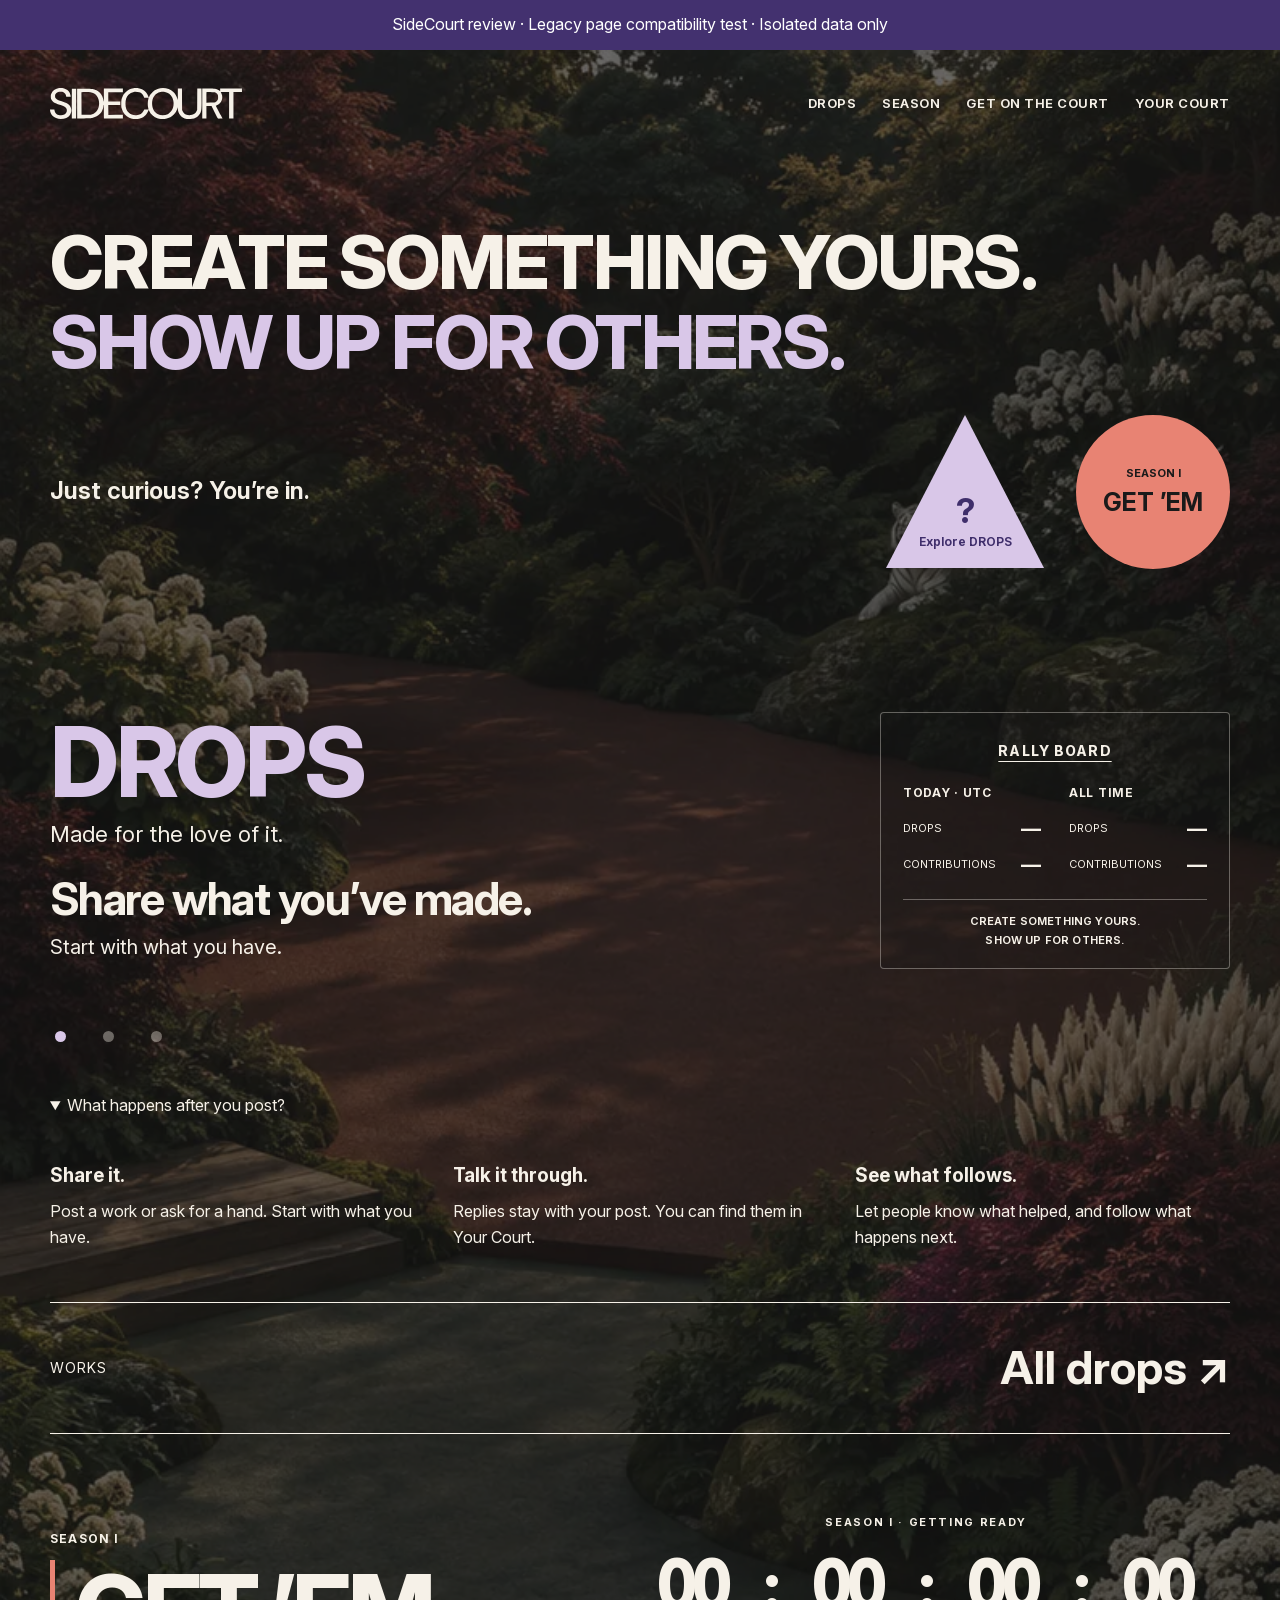
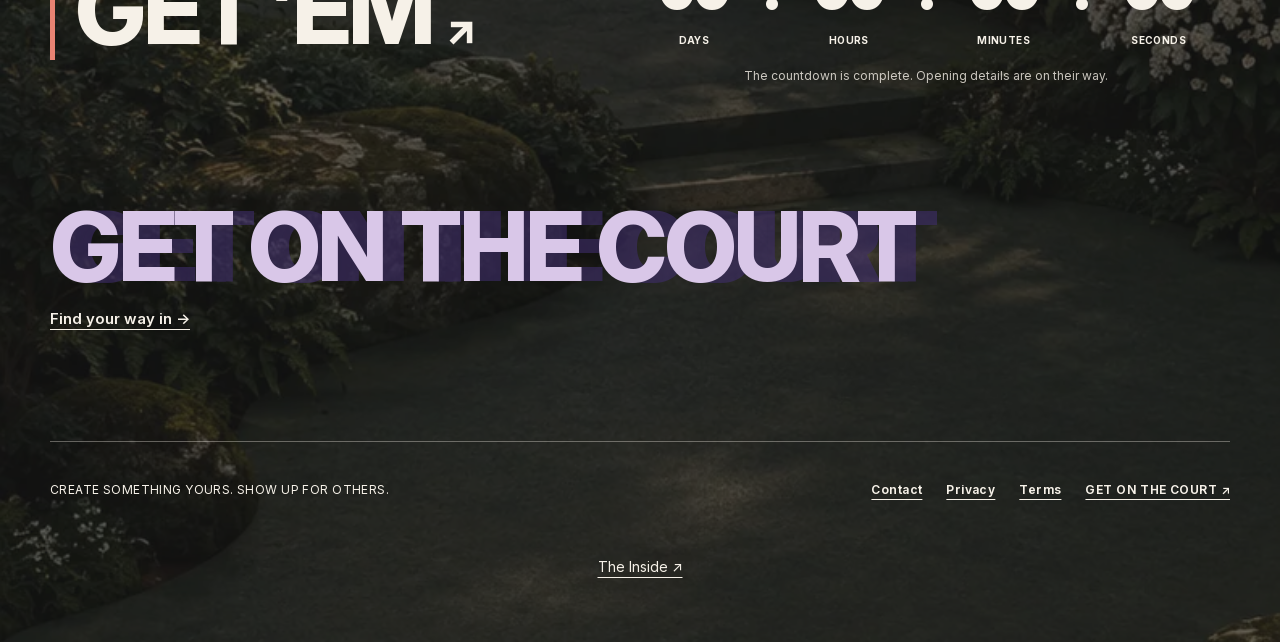
<file: compat-legacy-021/index.html>
<!DOCTYPE html>
<html lang="en" data-storage-key="sidecourt-cloud">
<head>
<meta charset="utf-8">
<meta name="viewport" content="width=device-width,initial-scale=1">
<title>SideCourt · Independent work</title>
<meta name="description" content="SideCourt — create something yours, show up for others.">
<script>if(new URLSearchParams(location.search).get('measure')==='1'){const s=document.createElement('script');s.src='performance.js';s.defer=true;document.head.append(s)}</script>
<script>(()=>{const p=(location.hash||'#home').slice(1).split('?')[0],art=({home:'home',drops:'drops',work:'drops',season:'season','get-on':'get-on',inside:'inside'})[p]||'utility';document.documentElement.dataset.entry=p==='home'?'home':'other';const link=document.createElement('link');link.rel='preload';link.as='image';link.href='assets/'+art+(matchMedia('(max-width:760px)').matches?'-mobile':'')+'.webp';link.fetchPriority='high';document.head.append(link)})();</script><style>html[data-entry="other"] [data-page="home"]{display:none}</style>
<link rel="preload" href="assets/InterLatin.woff2" as="font" type="font/woff2" crossorigin>
<link rel="stylesheet" href="scene.css?v=ac23c6d98a4e">
<link rel="icon" type="image/svg+xml" href="favicon.svg?v=stacked1">
<link rel="canonical" href="https://sidecourt.space/">
<meta name="color-scheme" content="dark light">
<link rel="stylesheet" href="court.css?v=56295c744009">
<meta name="robots" content="noindex,nofollow"></head>
<body><aside style="background:#43316f;color:white;text-align:center;padding:12px">SideCourt review · Legacy page compatibility test · Isolated data only</aside>
<a class="skip" href="#main-home">Skip to content</a><noscript><div class="no-script">SideCourt needs JavaScript for navigation and account access. Enable it and reload this page.</div></noscript>
<div class="scene " data-page="home" style='--art:url("assets/home.webp");--art-mobile:url("assets/home-mobile.webp")'>
<header class="header container"><a class="brand" href="#home" aria-label="SideCourt home"><img src="assets/logo-cream.svg" alt="SideCourt" decoding="async"></a><nav class="nav" aria-label="Main navigation"><a href="#drops">DROPS</a><a href="#season">SEASON</a><a href="#get-on">GET ON THE COURT</a><a href="#court" data-account-link>YOUR COURT</a></nav><details class="mobile-nav"><summary>Menu</summary><nav aria-label="Mobile navigation"><a href="#drops">DROPS</a><a href="#season">SEASON</a><a href="#get-on">GET ON THE COURT</a><a href="#court" data-account-link>YOUR COURT</a></nav></details></header><main id="main-home" class="container" tabindex="-1"><section class="hero"><h1>
<span>CREATE SOMETHING YOURS.</span><span>SHOW UP FOR OTHERS.</span>
</h1>
<div class="hero-bottom">
<p><strong class="curious">Just curious? You’re in.</strong></p>
<div class="play-links">
<a class="triangle" data-random href="#drops" aria-label="Explore published posts"><strong>?</strong><span>Explore DROPS</span></a><a class="season-ball" href="#season" aria-label="Explore GET ’EM, Season I"><small>SEASON I</small><strong>GET ’EM</strong></a>
</div>
</div></section><section class="section" id="home-drops"><div class="drops-masthead"><div><h2>DROPS</h2><p class="drops-tagline">Made for the love of it.</p><div class="drops-carousel" aria-label="Ways to take part" aria-roledescription="carousel"><div class="drops-slides"><div class="drops-slide" ><h3>Share what you’ve made.</h3><p>Start with what you have.</p></div><div class="drops-slide" hidden><h3>Ask for a hand.</h3><p>Tell people what would help.</p></div><div class="drops-slide" hidden><h3>Help someone forward.</h3><p>You don’t need a work of your own to take part.</p></div></div><div class="carousel-controls"><button type="button" data-slide="0" aria-label="Show invitation 1" aria-pressed="true"></button><button type="button" data-slide="1" aria-label="Show invitation 2" aria-pressed="false"></button><button type="button" data-slide="2" aria-label="Show invitation 3" aria-pressed="false"></button></div></div></div><aside class="board" aria-label="Rally Board"><button type="button" class="board-title" data-board-info>RALLY BOARD</button><div class="periods"><div class="period"><strong class="period-title">TODAY · UTC</strong><div class="score-row"><span>DROPS</span><b data-rally="drops_today">—</b></div><div class="score-row"><span>CONTRIBUTIONS</span><b data-rally="contributions_today">—</b></div></div><div class="period"><strong class="period-title">ALL TIME</strong><div class="score-row"><span>DROPS</span><b data-rally="drops_all">—</b></div><div class="score-row"><span>CONTRIBUTIONS</span><b data-rally="contributions_all">—</b></div></div></div><p class="board-slogan"><span>CREATE SOMETHING YOURS.</span><span>SHOW UP FOR OTHERS.</span></p></aside></div><details class="participation-explainer" open><summary>What happens after you post?</summary><div class="participation-steps"><section><h3>Share it.</h3><p>Post a work or ask for a hand. Start with what you have.</p></section><section><h3>Talk it through.</h3><p>Replies stay with your post. You can find them in Your Court.</p></section><section><h3>See what follows.</h3><p>Let people know what helped, and follow what happens next.</p></section></div></details><div class="home-works-entry"><a id="all-drops-link" href="#drops"><span>WORKS</span><strong>All drops ↗</strong></a><p id="home-post-status" role="status" hidden></p><div id="home-featured" hidden></div></div></section><section class="section" id="home-season"><div class="season-intro">
<div>
<p class="eyebrow">SEASON I</p>
<h2><a class="season-title-link" href="#season" aria-label="Explore Season I"><span class="getem-word">GET ’EM</span><span aria-hidden="true">↗</span></a></h2>
</div>
<section class="season-countdown countdown-compact" data-season-countdown aria-label="Season I countdown"><p class="eyebrow" data-countdown-label>SEASON I OPENS IN</p><div class="countdown-digits" role="timer" aria-live="off"><div class="countdown-unit"><strong data-unit="days">00</strong><span>DAYS</span></div><div class="countdown-unit"><strong data-unit="hours">00</strong><span>HOURS</span></div><div class="countdown-unit"><strong data-unit="minutes">00</strong><span>MINUTES</span></div><div class="countdown-unit"><strong data-unit="seconds">00</strong><span>SECONDS</span></div></div><p class="countdown-date" data-countdown-note>October 13, 2026 · 11:13 AM EDT</p></section>

</div>
</section><section class="court-invite"><h2><a class="imprint" href="#get-on"><span class="imprint-word"><span class="imprint-trace" aria-hidden="true">GET ON THE COURT</span><span class="imprint-face">GET ON THE COURT</span></span></a></h2><a class="text-link" href="#get-on">Find your way in →</a></section></main><footer class="site-footer container"><p>CREATE SOMETHING YOURS. SHOW UP FOR OTHERS.</p>
<a href="#court?tab=support">Contact</a> <a href="#court?tab=privacy">Privacy</a> <a href="#court?tab=terms">Terms</a> <a href="#get-on">GET ON THE COURT ↗</a></footer><a class="inside-entry" href="#inside">The Inside ↗</a>
</div>
<div class="scene " data-page="drops" style='--art:url("assets/drops.webp");--art-mobile:url("assets/drops-mobile.webp")' hidden>
<header class="header container"><a class="brand" href="#home" aria-label="SideCourt home"><img src="assets/logo-cream.svg" alt="SideCourt" decoding="async"></a><nav class="nav" aria-label="Main navigation"><a href="#drops">DROPS</a><a href="#season">SEASON</a><a href="#get-on">GET ON THE COURT</a><a href="#court" data-account-link>YOUR COURT</a></nav><details class="mobile-nav"><summary>Menu</summary><nav aria-label="Mobile navigation"><a href="#drops">DROPS</a><a href="#season">SEASON</a><a href="#get-on">GET ON THE COURT</a><a href="#court" data-account-link>YOUR COURT</a></nav></details></header><main id="main-drops" class="container directory" tabindex="-1"><div class="directory-intro"><h1>DROPS</h1><p class="lede">Works to explore. Requests you might help with.</p></div><div class="discovery-tools">
<div class="directory-tabs" role="group" aria-label="Explore drops">
<button type="button" data-discovery="all" aria-pressed="true">All drops</button><button type="button" data-discovery="help" aria-pressed="false">Lend a hand</button>
</div>
<div class="directory-controls">
<label class="search"><span>Search drops &amp; people</span><input type="search" id="drop-search" placeholder="Work, person or @username" maxlength="100" autocomplete="off"></label><details class="filters"><summary>Filter</summary><div class="filter-panel">
<label><input type="checkbox" id="need-filter"> Specific help requests only</label><p>Show requests and works with an open invitation to help.</p>
</div></details>
</div>
<p id="discovery-context">Works and requests, shared by the people behind them.</p>
</div>
<section id="people-search" class="people-search" hidden><h2>People</h2><div id="people-results" class="people-results"></div><p id="people-status" role="status"></p><button type="button" class="text-link" id="people-more" hidden>More people →</button><button type="button" class="text-link" id="people-retry" hidden>Retry people search</button></section><div class="directory-posts"><article class="participation-invite invitation-square"><span class="invitation-plus" aria-hidden="true">+</span><p>This space could be yours.</p><div class="actions"><a class="button" href="#white?kind=work">Share a work ↗</a><a class="text-link" href="#white?kind=request">Ask for a hand ↗</a></div></article><div class="drop-grid" id="drop-results"></div></div>
<div id="drop-empty" class="glass empty" hidden>
<h2 id="empty-heading">No drops match this search.</h2>
<p id="empty-description">Try another word, or clear your filters.</p>
<button type="button" class="button" id="reset-search">Clear search &amp; filters</button>
</div>
<p id="result-status" role="status" aria-live="polite">Loading posts…</p><button class="text-link" data-retry-posts hidden>Retry</button></main><footer class="site-footer container"><p>CREATE SOMETHING YOURS. SHOW UP FOR OTHERS.</p>
<a href="#court?tab=support">Contact</a> <a href="#court?tab=privacy">Privacy</a> <a href="#court?tab=terms">Terms</a> <a href="#get-on">GET ON THE COURT ↗</a></footer>
</div>
<div class="scene " data-page="season" style='--art:url("assets/season.webp");--art-mobile:url("assets/season-mobile.webp")' hidden>
<header class="header container"><a class="brand" href="#home" aria-label="SideCourt home"><img src="assets/logo-cream.svg" alt="SideCourt" decoding="async"></a><nav class="nav" aria-label="Main navigation"><a href="#drops">DROPS</a><a href="#season">SEASON</a><a href="#get-on">GET ON THE COURT</a><a href="#court" data-account-link>YOUR COURT</a></nav><details class="mobile-nav"><summary>Menu</summary><nav aria-label="Mobile navigation"><a href="#drops">DROPS</a><a href="#season">SEASON</a><a href="#get-on">GET ON THE COURT</a><a href="#court" data-account-link>YOUR COURT</a></nav></details></header><main id="main-season" class="container season-page" tabindex="-1"><section class="season-countdown " data-season-countdown aria-label="Season I countdown"><p class="eyebrow" data-countdown-label>SEASON I OPENS IN</p><div class="countdown-digits" role="timer" aria-live="off"><div class="countdown-unit"><strong data-unit="days">00</strong><span>DAYS</span></div><div class="countdown-unit"><strong data-unit="hours">00</strong><span>HOURS</span></div><div class="countdown-unit"><strong data-unit="minutes">00</strong><span>MINUTES</span></div><div class="countdown-unit"><strong data-unit="seconds">00</strong><span>SECONDS</span></div></div><p class="countdown-date" data-countdown-note>October 13, 2026 · 11:13 AM EDT</p></section><div class="event-poster season-teaser">
<h1 class="season-title"><span class="getem-word">GET ’EM</span></h1>
<div class="season-message"><p class="event-line"><span>BRING ONE.</span><span>MOVE ONE.</span></p><div class="season-message-copy">
<p class="event-intro">Bring something you made.<br>Find something someone else made.<br>Do one thing that could move it forward.</p>
<p class="season-welcome">A product. A sketch. Something unfinished.<br>It doesn’t have to be ready. It just has to be yours.</p>
<div class="actions"><a class="button" href="#white?kind=work">PREPARE YOUR DROP →</a><a class="text-link" href="#drops">Explore the court ↗</a></div>
<p class="minor">Prepare now. Season participation opens separately.</p></div></div>
</div></main><footer class="site-footer container"><p>CREATE SOMETHING YOURS. SHOW UP FOR OTHERS.</p>
<a href="#court?tab=support">Contact</a> <a href="#court?tab=privacy">Privacy</a> <a href="#court?tab=terms">Terms</a> <a href="#get-on">GET ON THE COURT ↗</a></footer>
</div>
<div class="scene " data-page="get-on" style='--art:url("assets/get-on.webp");--art-mobile:url("assets/get-on-mobile.webp")' hidden>
<header class="header container"><a class="brand" href="#home" aria-label="SideCourt home"><img src="assets/logo-cream.svg" alt="SideCourt" decoding="async"></a><nav class="nav" aria-label="Main navigation"><a href="#drops">DROPS</a><a href="#season">SEASON</a><a href="#get-on">GET ON THE COURT</a><a href="#court" data-account-link>YOUR COURT</a></nav><details class="mobile-nav"><summary>Menu</summary><nav aria-label="Mobile navigation"><a href="#drops">DROPS</a><a href="#season">SEASON</a><a href="#get-on">GET ON THE COURT</a><a href="#court" data-account-link>YOUR COURT</a></nav></details></header><main id="main-get-on" class="container get-on-page" tabindex="-1"><h1><a class="imprint" href="#white?kind=work"><span class="imprint-word"><span class="imprint-trace" aria-hidden="true">GET ON THE COURT</span><span class="imprint-face">GET ON THE COURT</span></span></a></h1>
<p class="lede">Create something yours. Show up for others.</p>
<div class="routes"><section class="route glass"><h2>Something you made.</h2><p>A tool, an experiment, or something still taking shape. Give it a page of its own.</p><a class="button" href="#white?kind=work">Share a work</a></section><section class="route glass"><h2>Something to work through.</h2><p>A question, a missing piece, or a next step you could use a hand with. No product required.</p><a class="button secondary" href="#white?kind=request">Ask for a hand</a></section></div><p class="local-note"><a class="text-link" href="#drops">Explore DROPS →</a></p></main><footer class="site-footer container"><p>CREATE SOMETHING YOURS. SHOW UP FOR OTHERS.</p>
<a href="#court?tab=support">Contact</a> <a href="#court?tab=privacy">Privacy</a> <a href="#court?tab=terms">Terms</a> <a href="#get-on">GET ON THE COURT ↗</a></footer>
</div>
<div class="scene " data-page="inside" style='--art:url("assets/inside.webp");--art-mobile:url("assets/inside-mobile.webp")' hidden>
<header class="header container"><a class="brand" href="#home" aria-label="SideCourt home"><img src="assets/logo-cream.svg" alt="SideCourt" decoding="async"></a><nav class="nav" aria-label="Main navigation"><a href="#drops">DROPS</a><a href="#season">SEASON</a><a href="#get-on">GET ON THE COURT</a><a href="#court" data-account-link>YOUR COURT</a></nav><details class="mobile-nav"><summary>Menu</summary><nav aria-label="Mobile navigation"><a href="#drops">DROPS</a><a href="#season">SEASON</a><a href="#get-on">GET ON THE COURT</a><a href="#court" data-account-link>YOUR COURT</a></nav></details></header><main id="main-inside" class="container inside-page" tabindex="-1"><h1>THE<br>INSIDE</h1><div class="inside-opening"><h2>What you keep hidden is what brought you here.</h2><div class="inside-small"><p>Most of what we show begins somewhere we don’t.</p><p>A feeling that something no longer fits.</p><p>An idea that refuses to leave.</p><p>The urge to step somewhere unfamiliar.</p><p>Something another person leaves with us.</p><p>We rarely arrive with a clean explanation.</p></div></div><p class="inside-statement">Sometimes we make things simply because something inside us keeps moving.</p><div class="inside-creatures"><img src="assets/ring-cream.svg" alt="SideCourt" class="inside-ring" width="600" height="600" loading="lazy" decoding="async"><div class="inside-small"><p>If you’ve noticed the creatures around SideCourt, you’ve already seen traces of it.</p><p>A snake leaving what it has outgrown.</p><p>A tiger staying with something it cannot yet explain.</p><p>A leopard moving between land and water.</p><p>A magpie carrying something that did not begin with it.</p></div></div><div class="inside-ending"><p>They are not symbols to solve.</p><p>They are reminders that not everything that moves us needs to be visible.<br>Some things stay hidden for a while.</p><h2>And sometimes,<br>that’s exactly what leads us here.</h2><a class="text-link" data-return href="#home">← Back</a></div></main>
</div>
<div class="scene white" data-page="white" style='--art:url("assets/utility.webp");--art-mobile:url("assets/utility-mobile.webp")' hidden>
<header class="header container"><a class="brand" href="#home" aria-label="SideCourt home"><img src="assets/logo-plum.svg" alt="SideCourt" decoding="async"></a><nav class="nav" aria-label="Main navigation"><a href="#drops">DROPS</a><a href="#season">SEASON</a><a href="#get-on">GET ON THE COURT</a><a href="#court" data-account-link>YOUR COURT</a></nav><details class="mobile-nav"><summary>Menu</summary><nav aria-label="Mobile navigation"><a href="#drops">DROPS</a><a href="#season">SEASON</a><a href="#get-on">GET ON THE COURT</a><a href="#court" data-account-link>YOUR COURT</a></nav></details></header><main id="main-white" class="container submit-page" tabindex="-1"><div class="submit-heading">
<h1>Share something</h1>
<p>Share a work, or ask for a hand.</p>
</div>
<div class="submit-grid">
<form id="work-form" aria-label="Private post draft">
<p class="minor">Save privately. Submit when ready. Publish after review.</p>
<section class="form-section">
<fieldset class="submission-kind"><legend>What would you like to share?</legend><label><input type="radio" name="kind" value="work" checked> Something I made</label><label><input type="radio" name="kind" value="thought"> A request for help</label></fieldset>
<input name="author" id="draft-author" type="hidden">
<label class="field"><span id="post-title-label">What is it called?</span><input id="work-name" name="name" maxlength="48" required placeholder="Give it a title"></label>
<label class="field"><span id="post-body-label">About your work</span><textarea aria-describedby="post-body-help" id="work-description" name="description" maxlength="8000" rows="6" required placeholder="Tell us what you made and what you’d like to share."></textarea></label>
<p class="minor" id="post-body-help">What does it do, who is it for, and why did you make it? A few sentences are enough.</p>
<p class="minor" id="submission-material-help">Add a link, image or file so people can explore what you made.</p>
<section class="publication-guide" aria-label="Visibility and permissions"><h2>Your work, your choice.</h2><p><strong>Keep it private:</strong> Save draft. Nothing appears in DROPS.</p><p><strong>Make it public:</strong> Submit for review, then choose Publish this version after approval. Review does not publish it automatically.</p><label class="field">How may people take part?<select id="collaboration-choice" required><option value="">Choose before adding materials</option><option value="View only">View only — no reuse or changes</option><option value="Use without modification">Use it — no modifications</option><option value="Collaborate on specified parts">Co-create — specified parts</option><option value="Collaborate on the whole work">Co-create — the whole work</option><option value="Author-defined terms">My own terms</option></select></label><label class="field">Scope, boundaries &amp; where to collaborate<textarea id="collaboration-terms" maxlength="850" rows="3" placeholder="For co-creation: which parts, what stays unchanged, and where to work together (for example, a GitHub repository or how to request access)."></textarea></label><textarea name="reuse" hidden></textarea><p id="permissions-status" role="status" class="minor">No permission is selected for you. Choose before adding an image, uploading files or submitting.</p><p class="minor">Public visibility, file downloads and permission to modify are separate choices. Sharing a link or file does not give anyone editing access to your SideCourt post. For co-creation, work together on GitHub or your chosen platform, then return here to share the result. Repository access and merge rights stay under the author’s control on that platform. Inviting an editor here changes the SideCourt draft, not the GitHub repository.</p></section><details id="submission-attachments" open><summary>Links &amp; attachments</summary><p class="minor">Use a link, upload files, or both. Your source code is optional.</p><label class="field">Website or download link<input type="url" name="url" placeholder="https://" aria-describedby="website-help"></label><p class="minor" id="website-help">Already online? Link to the page people should open.</p><label class="field">GitHub or source link <span class="minor">Optional</span><input name="repository" type="url" placeholder="https://github.com/you/your-project" aria-describedby="github-help"></label><p class="minor" id="github-help">A repository, file or release page. This shares a link; it does not copy files to SideCourt.</p><div class="source-shortcuts"><a class="text-link" id="open-source" href="https://github.com/" target="_blank" rel="noopener noreferrer">Open GitHub ↗</a><a class="text-link" href="https://docs.github.com/en/repositories/working-with-files/managing-files/adding-a-file-to-a-repository" target="_blank" rel="noopener noreferrer">How to upload on GitHub ↗</a></div>
<div class="image-dropzone" id="image-dropzone"><label class="field">Image<input type="file" id="draft-cover" accept="image/png,image/jpeg,image/webp"></label><button type="button" id="remove-cover" class="text-link" hidden>Remove image</button><p class="status-line" id="cover-status" role="status">PNG, JPG or WebP · up to 1 MB.</p>
<p class="minor drop-hint">Drop an image here, or choose one.</p></div><div class="file-dropzone" id="file-dropzone"><label class="field">Files from your computer<input type="file" name="files" id="draft-files" multiple accept=".png,.jpg,.jpeg,.webp,.pdf,.txt,.md,.csv,.json,.zip"></label><p class="minor">Drop files here or choose several at once. ZIP a folder before uploading. Files upload privately to SideCourt storage (Supabase); you choose any public downloads after review.</p></div><p class="status-line" id="files-status" role="status" aria-live="polite">Up to 50 MB per file. For larger downloads, use a website or GitHub release link.</p>
</details><details class="form-subsection" id="help-options"><summary>Need a hand? <span class="minor">Optional</span></summary><label class="field">What would help?<textarea name="invitationBody" rows="3" maxlength="8000" placeholder="Ask one specific question, or describe the help you need."></textarea></label><input type="hidden" name="invitation" value="none"><p class="minor">People can reply on your page. Sharing a link does not give editing access.</p></details>
<div id="invitation-detail" hidden></div>
<details class="form-subsection" id="post-context"><summary>A little more context <span class="minor">Optional</span></summary><label class="field"><span id="post-why-label">Why it exists</span><textarea name="why" maxlength="8000" rows="3" placeholder="What made you start?"></textarea></label><label class="field"><span id="post-start-label">Use &amp; compatibility</span><textarea name="start" maxlength="8000" rows="3" placeholder="How to use it, supported devices, or anything worth knowing first."></textarea></label></details><textarea name="cardLine" hidden></textarea>
</section><div class="form-actions draft-save-bar">
<button type="button" class="text-link" id="save-draft">Save draft</button><button type="button" class="button secondary" id="preview-work">Preview →</button><button class="button" id="prepare-work" type="submit">Check before sharing →</button>
</div>
<p class="form-status" id="form-status" role="status" aria-live="polite"></p>
</form>
<aside class="submit-preview"><p class="eyebrow">YOUR CARD</p>
<div id="live-flip-preview"></div>
<div hidden aria-hidden="true">
<div id="draft-cover-placeholder"></div>
<img id="draft-preview-cover" hidden alt="Your selected cover"><h2 id="draft-preview-name"></h2>
<p id="draft-preview-author"></p>
<p id="draft-preview-description"></p>
</div>
<p class="minor">Your description appears on the back. Your username is added automatically.</p></aside>
</div></main><footer class="site-footer container"><p>CREATE SOMETHING YOURS. SHOW UP FOR OTHERS.</p>
<a href="#court?tab=support">Contact</a> <a href="#court?tab=privacy">Privacy</a> <a href="#court?tab=terms">Terms</a> <a href="#get-on">GET ON THE COURT ↗</a></footer>
</div>
<div class="scene " data-page="work" style='--art:url("assets/drops.webp");--art-mobile:url("assets/drops-mobile.webp")' hidden>
<header class="header container"><a class="brand" href="#home" aria-label="SideCourt home"><img src="assets/logo-cream.svg" alt="SideCourt" decoding="async"></a><nav class="nav" aria-label="Main navigation"><a href="#drops">DROPS</a><a href="#season">SEASON</a><a href="#get-on">GET ON THE COURT</a><a href="#court" data-account-link>YOUR COURT</a></nav><details class="mobile-nav"><summary>Menu</summary><nav aria-label="Mobile navigation"><a href="#drops">DROPS</a><a href="#season">SEASON</a><a href="#get-on">GET ON THE COURT</a><a href="#court" data-account-link>YOUR COURT</a></nav></details></header><main id="main-work" class="container work-page" tabindex="-1"><h1>Find something on the court.</h1><a class="text-link" href="#drops">Explore DROPS →</a></main><footer class="site-footer container"><p>CREATE SOMETHING YOURS. SHOW UP FOR OTHERS.</p>
<a href="#court?tab=support">Contact</a> <a href="#court?tab=privacy">Privacy</a> <a href="#court?tab=terms">Terms</a> <a href="#get-on">GET ON THE COURT ↗</a></footer>
</div>
<div class="scene white" data-page="account" style='--art:url("assets/utility.webp");--art-mobile:url("assets/utility-mobile.webp")' hidden>
<header class="header container"><a class="brand" href="#home" aria-label="SideCourt home"><img src="assets/logo-plum.svg" alt="SideCourt" decoding="async"></a><nav class="nav" aria-label="Main navigation"><a href="#drops">DROPS</a><a href="#season">SEASON</a><a href="#get-on">GET ON THE COURT</a><a href="#court" data-account-link>YOUR COURT</a></nav><details class="mobile-nav"><summary>Menu</summary><nav aria-label="Mobile navigation"><a href="#drops">DROPS</a><a href="#season">SEASON</a><a href="#get-on">GET ON THE COURT</a><a href="#court" data-account-link>YOUR COURT</a></nav></details></header><main id="main-account" class="container account-page" tabindex="-1"><section class="account-welcome"><p class="eyebrow">YOUR COURT</p>
<h1>Make yourself<br>at home.</h1>
<p>Your work, the things you save, and the exchanges you want to keep going.</p>
<p class="minor">Browse without an account. Sign in when you want to save a work or join a conversation.</p></section><section class="identity-panel">Account options are loading…</section></main><footer class="site-footer container"><p>CREATE SOMETHING YOURS. SHOW UP FOR OTHERS.</p>
<a href="#court?tab=support">Contact</a> <a href="#court?tab=privacy">Privacy</a> <a href="#court?tab=terms">Terms</a> <a href="#get-on">GET ON THE COURT ↗</a></footer>
</div>
<div class="scene " data-page="player" style='--art:url("assets/home.webp");--art-mobile:url("assets/home-mobile.webp")' hidden>
<header class="header container"><a class="brand" href="#home" aria-label="SideCourt home"><img src="assets/logo-cream.svg" alt="SideCourt" decoding="async"></a><nav class="nav" aria-label="Main navigation"><a href="#drops">DROPS</a><a href="#season">SEASON</a><a href="#get-on">GET ON THE COURT</a><a href="#court" data-account-link>YOUR COURT</a></nav><details class="mobile-nav"><summary>Menu</summary><nav aria-label="Mobile navigation"><a href="#drops">DROPS</a><a href="#season">SEASON</a><a href="#get-on">GET ON THE COURT</a><a href="#court" data-account-link>YOUR COURT</a></nav></details></header><main id="main-player" class="container player-page" tabindex="-1"><h1>Meet the people behind the posts.</h1><a class="text-link" href="#drops">Explore DROPS →</a></main><footer class="site-footer container"><p>CREATE SOMETHING YOURS. SHOW UP FOR OTHERS.</p>
<a href="#court?tab=support">Contact</a> <a href="#court?tab=privacy">Privacy</a> <a href="#court?tab=terms">Terms</a> <a href="#get-on">GET ON THE COURT ↗</a></footer>
</div>
<div class="scene white" data-page="court" style='--art:url("assets/utility.webp");--art-mobile:url("assets/utility-mobile.webp")' hidden>
<header class="header container"><a class="brand" href="#home" aria-label="SideCourt home"><img src="assets/logo-plum.svg" alt="SideCourt" decoding="async"></a><nav class="nav" aria-label="Main navigation"><a href="#drops">DROPS</a><a href="#season">SEASON</a><a href="#get-on">GET ON THE COURT</a><a href="#court" data-account-link>YOUR COURT</a></nav><details class="mobile-nav"><summary>Menu</summary><nav aria-label="Mobile navigation"><a href="#drops">DROPS</a><a href="#season">SEASON</a><a href="#get-on">GET ON THE COURT</a><a href="#court" data-account-link>YOUR COURT</a></nav></details></header><main id="main-court" class="container court-page" tabindex="-1"><div class="account-session" role="status" aria-live="polite"><span id="court-session-state">Checking your session…</span><button type="button" class="text-link" id="court-signout" hidden>Sign out</button></div><div class="workspace-heading" hidden>
<div>
<p class="eyebrow">YOUR COURT</p>
<h1 id="court-heading">Room for your work.</h1>
<p id="court-welcome">Create, manage and come back to what matters.</p>
</div>
<button class="button" type="button" data-new-work>New post ↗</button>
</div>
<div class="workspace-shell">
<nav class="workspace-nav" aria-label="Your Court sections" hidden><a href="#court?tab=overview">Overview</a><a href="#court?tab=drafts">Drafts</a><a href="#court?tab=posts">Your posts</a><a href="#court?tab=inbox">Inbox</a><a href="#court?tab=saved">Saved</a><a href="#court?tab=profile">Profile</a><a href="#court?tab=settings">Settings</a><a href="#court?tab=help">Need a hand?</a></nav><div>
<p class="workspace-scope" hidden>Your private workspace. You choose when an approved work becomes public.</p>
<p id="court-action-status" class="status-line" role="status" aria-live="polite"></p>
<div id="court-content" class="court-content"></div>
</div>
</div></main><footer class="site-footer container"><p>CREATE SOMETHING YOURS. SHOW UP FOR OTHERS.</p>
<a href="#court?tab=support">Contact</a> <a href="#court?tab=privacy">Privacy</a> <a href="#court?tab=terms">Terms</a> <a href="#get-on">GET ON THE COURT ↗</a></footer>
</div>
<div class="scene white" data-page="settings" style='--art:url("assets/utility.webp");--art-mobile:url("assets/utility-mobile.webp")' hidden>
<header class="header container"><a class="brand" href="#home" aria-label="SideCourt home"><img src="assets/logo-plum.svg" alt="SideCourt" decoding="async"></a><nav class="nav" aria-label="Main navigation"><a href="#drops">DROPS</a><a href="#season">SEASON</a><a href="#get-on">GET ON THE COURT</a><a href="#court" data-account-link>YOUR COURT</a></nav><details class="mobile-nav"><summary>Menu</summary><nav aria-label="Mobile navigation"><a href="#drops">DROPS</a><a href="#season">SEASON</a><a href="#get-on">GET ON THE COURT</a><a href="#court" data-account-link>YOUR COURT</a></nav></details></header><main id="main-settings" class="container settings-page" tabindex="-1"><a class="text-link" href="#court">← Your Court</a><h1>Settings</h1>
<p>Account settings are in Your Court.</p><a class="button" href="#court?tab=account">Open your account →</a></main><footer class="site-footer container"><p>CREATE SOMETHING YOURS. SHOW UP FOR OTHERS.</p>
<a href="#court?tab=support">Contact</a> <a href="#court?tab=privacy">Privacy</a> <a href="#court?tab=terms">Terms</a> <a href="#get-on">GET ON THE COURT ↗</a></footer>
</div>
<div class="scene " data-page="preview" style='--art:url("assets/drops.webp");--art-mobile:url("assets/drops-mobile.webp")' hidden>
<header class="header container"><a class="brand" href="#home" aria-label="SideCourt home"><img src="assets/logo-cream.svg" alt="SideCourt" decoding="async"></a><nav class="nav" aria-label="Main navigation"><a href="#drops">DROPS</a><a href="#season">SEASON</a><a href="#get-on">GET ON THE COURT</a><a href="#court" data-account-link>YOUR COURT</a></nav><details class="mobile-nav"><summary>Menu</summary><nav aria-label="Mobile navigation"><a href="#drops">DROPS</a><a href="#season">SEASON</a><a href="#get-on">GET ON THE COURT</a><a href="#court" data-account-link>YOUR COURT</a></nav></details></header><main id="main-preview" class="container work-page" tabindex="-1"><div class="preview-banner">
<span>Private preview · not published</span><a class="text-link" href="#white">← Back to editing</a>
</div>
<div id="full-work-preview"></div></main><footer class="site-footer container"><p>CREATE SOMETHING YOURS. SHOW UP FOR OTHERS.</p>
<a href="#court?tab=support">Contact</a> <a href="#court?tab=privacy">Privacy</a> <a href="#court?tab=terms">Terms</a> <a href="#get-on">GET ON THE COURT ↗</a></footer>
</div>
<div class="scene white" data-page="not-found" style='--art:url("assets/utility.webp");--art-mobile:url("assets/utility-mobile.webp")' hidden>
<header class="header container"><a class="brand" href="#home" aria-label="SideCourt home"><img src="assets/logo-plum.svg" alt="SideCourt" decoding="async"></a><nav class="nav" aria-label="Main navigation"><a href="#drops">DROPS</a><a href="#season">SEASON</a><a href="#get-on">GET ON THE COURT</a><a href="#court" data-account-link>YOUR COURT</a></nav><details class="mobile-nav"><summary>Menu</summary><nav aria-label="Mobile navigation"><a href="#drops">DROPS</a><a href="#season">SEASON</a><a href="#get-on">GET ON THE COURT</a><a href="#court" data-account-link>YOUR COURT</a></nav></details></header><main id="main-not-found" class="container missing-page" tabindex="-1"><h1>This page isn’t here.</h1>
<p>The link may be incomplete, or the page may no longer be available.</p>
<a class="button" href="#home">Back home →</a><a class="text-link" href="#drops">Explore DROPS →</a></main><footer class="site-footer container"><p>CREATE SOMETHING YOURS. SHOW UP FOR OTHERS.</p>
<a href="#court?tab=support">Contact</a> <a href="#court?tab=privacy">Privacy</a> <a href="#court?tab=terms">Terms</a> <a href="#get-on">GET ON THE COURT ↗</a></footer>
</div>
<div class="scene white" data-page="season-join" style='--art:url("assets/utility.webp");--art-mobile:url("assets/utility-mobile.webp")' hidden="">
<header class="header container"><a class="brand" href="#home" aria-label="SideCourt home"><img src="assets/logo-plum.svg" alt="SideCourt" decoding="async"></a><nav class="nav" aria-label="Main navigation"><a href="#drops">DROPS</a><a href="#season">SEASON</a><a href="#get-on">GET ON THE COURT</a><a href="#court" data-account-link>YOUR COURT</a></nav><details class="mobile-nav"><summary>Menu</summary><nav aria-label="Mobile navigation"><a href="#drops">DROPS</a><a href="#season">SEASON</a><a href="#get-on">GET ON THE COURT</a><a href="#court" data-account-link>YOUR COURT</a></nav></details></header><main id="main-season-join" class="container workspace-page" tabindex="-1">Season I · preparing to open.</main><footer class="site-footer container"><p>CREATE SOMETHING YOURS. SHOW UP FOR OTHERS.</p>
<a href="#court?tab=support">Contact</a> <a href="#court?tab=privacy">Privacy</a> <a href="#court?tab=terms">Terms</a> <a href="#get-on">GET ON THE COURT ↗</a></footer>
</div>
<div class="scene white" data-page="season-entry" style='--art:url("assets/utility.webp");--art-mobile:url("assets/utility-mobile.webp")' hidden="">
<header class="header container"><a class="brand" href="#home" aria-label="SideCourt home"><img src="assets/logo-plum.svg" alt="SideCourt" decoding="async"></a><nav class="nav" aria-label="Main navigation"><a href="#drops">DROPS</a><a href="#season">SEASON</a><a href="#get-on">GET ON THE COURT</a><a href="#court" data-account-link>YOUR COURT</a></nav><details class="mobile-nav"><summary>Menu</summary><nav aria-label="Mobile navigation"><a href="#drops">DROPS</a><a href="#season">SEASON</a><a href="#get-on">GET ON THE COURT</a><a href="#court" data-account-link>YOUR COURT</a></nav></details></header><main id="main-season-entry" class="container workspace-page" tabindex="-1">Season I · preparing to open.</main><footer class="site-footer container"><p>CREATE SOMETHING YOURS. SHOW UP FOR OTHERS.</p>
<a href="#court?tab=support">Contact</a> <a href="#court?tab=privacy">Privacy</a> <a href="#court?tab=terms">Terms</a> <a href="#get-on">GET ON THE COURT ↗</a></footer>
</div>
<dialog id="preview-dialog"><button class="close" type="button" aria-label="Close dialog">×</button><h2 id="dialog-title">SideCourt</h2>
<div id="dialog-body"></div></dialog><script defer src="config.js?v=2aeaebe5de79"></script><script defer src="scene.js?v=b6555f52d34b"></script>
<script defer src="court.js?v=dc487717ce9e"></script>
</body>
</html>
</file>
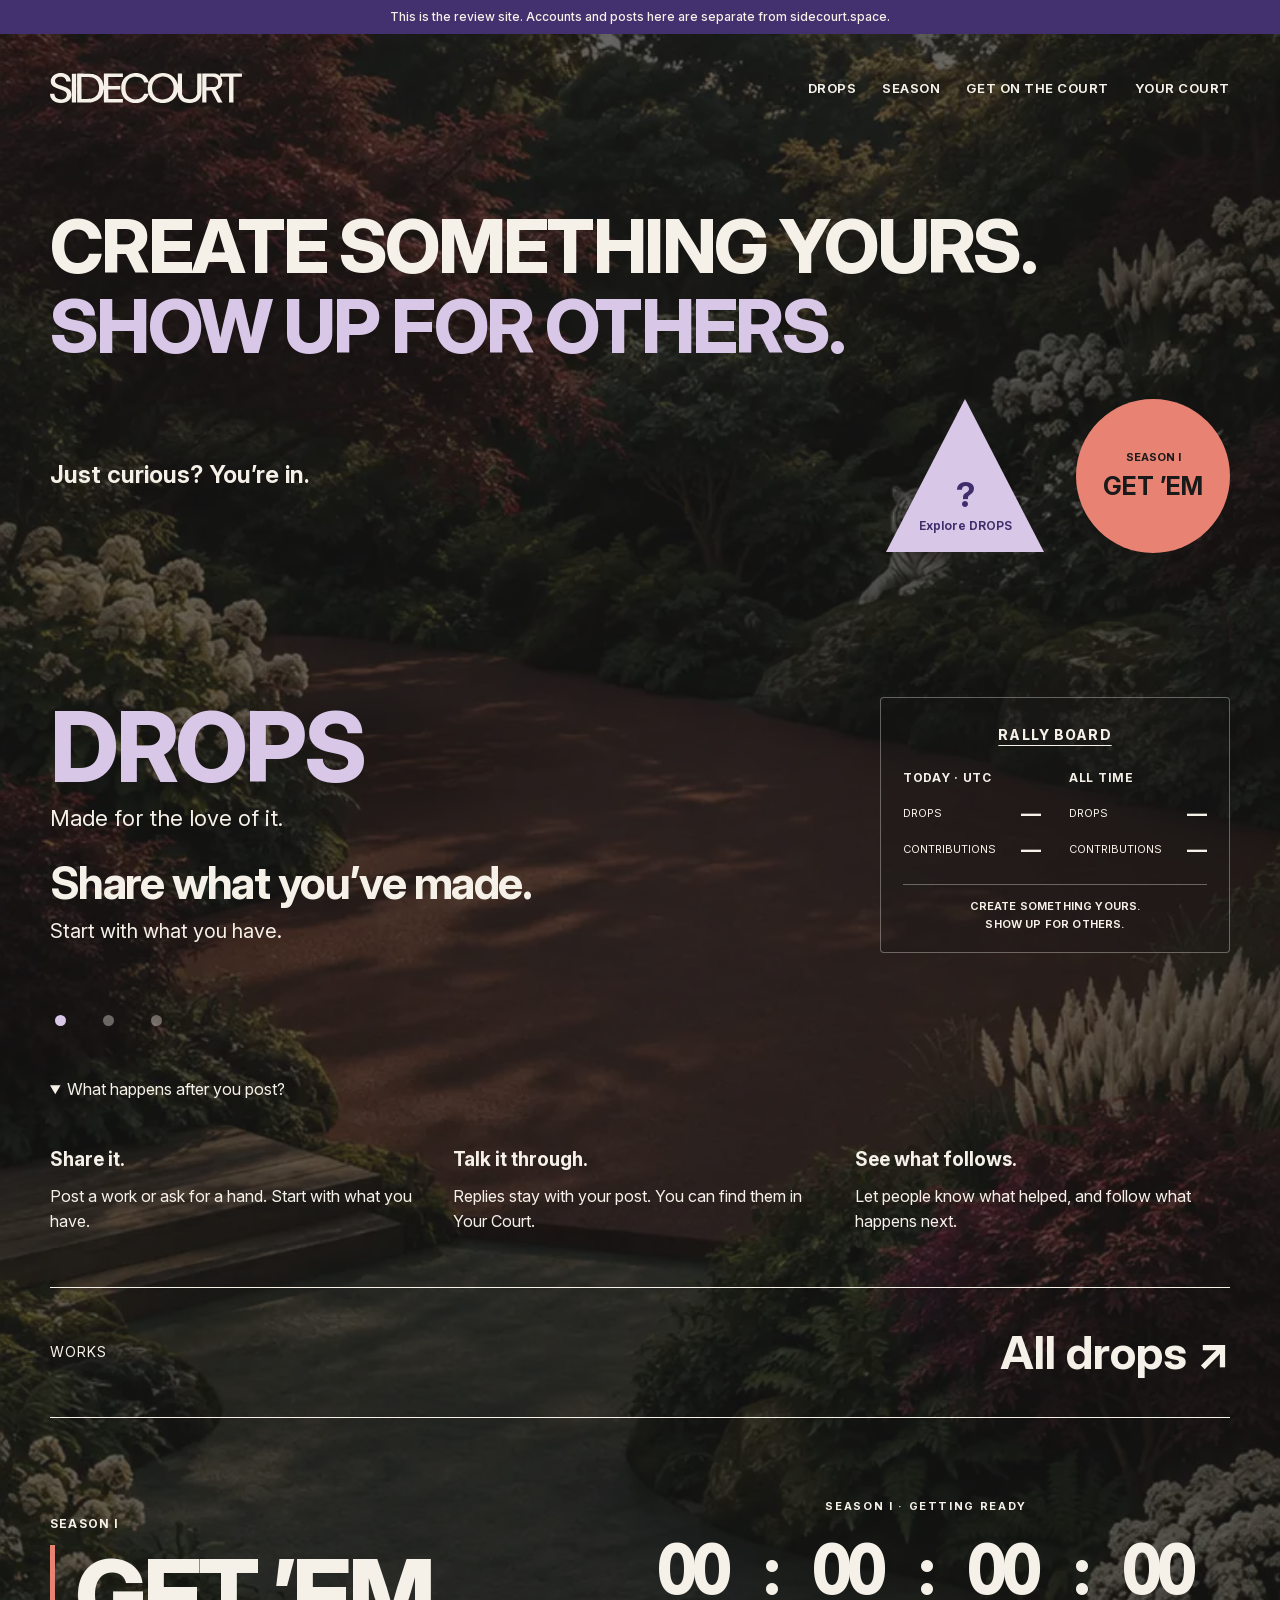
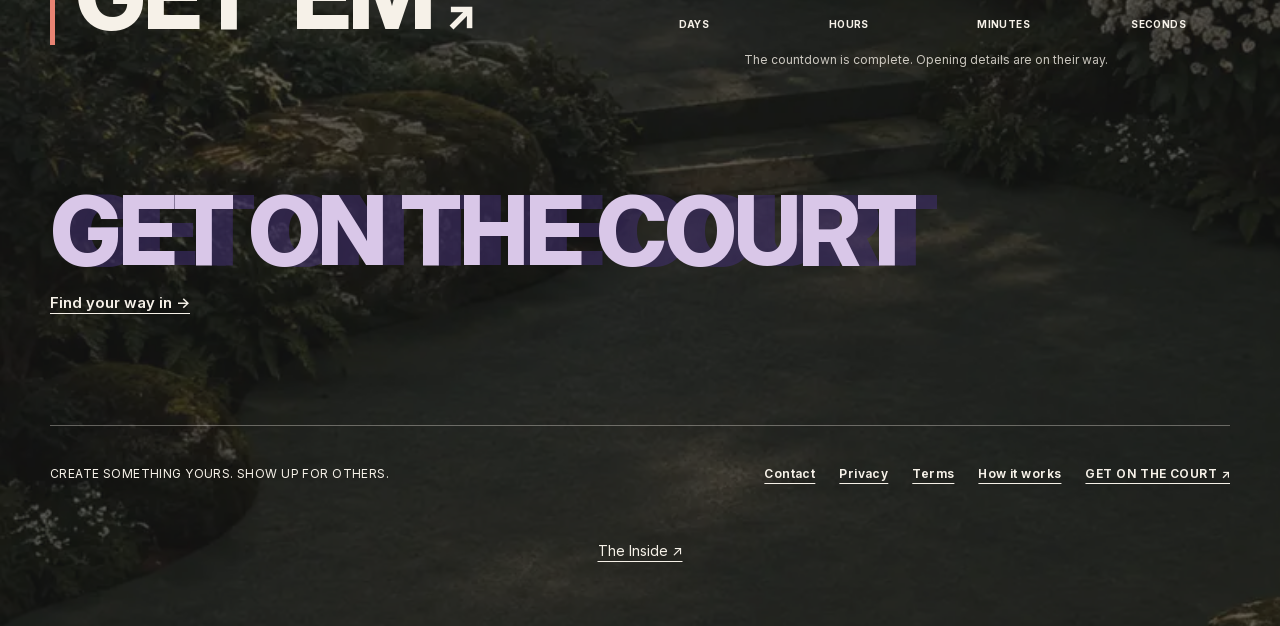
<file: online-v2-2/index.html>
<!DOCTYPE html>
<html lang="en" data-storage-key="sidecourt-cloud">
<head>
<meta charset="utf-8">
<meta name="viewport" content="width=device-width,initial-scale=1">
<title>SideCourt · Independent work</title>
<meta name="description" content="SideCourt — create something yours, show up for others.">
<script>if(new URLSearchParams(location.search).get('measure')==='1'){const s=document.createElement('script');s.src='performance.js';s.defer=true;document.head.append(s)}</script>
<script>(()=>{const p=(location.hash||'#home').slice(1).split('?')[0],art=({home:'home',player:'home',drops:'drops',work:'drops',preview:'drops',season:'season','get-on':'get-on',inside:'inside'})[p]||'utility',webp=!!window.CSS&&CSS.supports('background-image','image-set(url("a.webp") type("image/webp") 1x)');document.documentElement.dataset.entry=p==='home'?'home':'other';document.documentElement.classList.add('art-js');const link=document.createElement('link');link.rel='preload';link.as='image';link.href='assets/'+art+(webp?'.webp':'.jpg');link.fetchPriority='high';document.head.append(link)})();</script><style>html[data-entry="other"] [data-page="home"]{display:none}</style>
<link rel="preload" href="assets/InterLatin.woff2" as="font" type="font/woff2" crossorigin>
<link rel="stylesheet" href="scene.css?v=b82c49c86885">
<link rel="icon" type="image/svg+xml" href="favicon.svg?v=stacked1">
<link rel="canonical" href="https://m1nga.github.io/sidecourt-review/online-v2-2">
<meta name="color-scheme" content="dark light">
<link rel="stylesheet" href="court.css?v=dcd3573f23c2">
<meta name="robots" content="noindex,nofollow"><style>.review-site-label{position:relative;z-index:100;background:#43316f;color:#f6f1e8;text-align:center;padding:8px 16px;font:500 12px/1.5 Inter,Arial,sans-serif}.review-site-label a{color:inherit}</style></head>
<body><aside class="review-site-label">This is the review site. Accounts and posts here are separate from sidecourt.space.</aside>
<a class="skip" href="#main-home">Skip to content</a><noscript><div class="no-script">SideCourt needs JavaScript for navigation and account access. Enable it and reload this page.</div></noscript>
<div class="scene " data-page="home" data-art="home">
<header class="header container"><a class="brand" href="#home" aria-label="SideCourt home"><img src="assets/logo-cream.svg" alt="SideCourt" decoding="async"></a><nav class="nav" aria-label="Main navigation"><a href="#drops">DROPS</a><a href="#season">SEASON</a><a href="#get-on">GET ON THE COURT</a><a href="#court" data-account-link>YOUR COURT</a></nav><details class="mobile-nav"><summary>Menu</summary><nav aria-label="Mobile navigation"><a href="#drops">DROPS</a><a href="#season">SEASON</a><a href="#get-on">GET ON THE COURT</a><a href="#court" data-account-link>YOUR COURT</a></nav></details></header><main id="main-home" class="container" tabindex="-1"><section class="hero"><h1>
<span>CREATE SOMETHING YOURS.</span><span>SHOW UP FOR OTHERS.</span>
</h1>
<div class="hero-bottom">
<p><strong class="curious">Just curious? You’re in.</strong></p>
<div class="play-links">
<a class="triangle" data-random href="#drops" aria-label="Explore published posts"><strong>?</strong><span>Explore DROPS</span></a><a class="season-ball" href="#season" aria-label="Explore GET ’EM, Season I"><small>SEASON I</small><strong>GET ’EM</strong></a>
</div>
</div></section><section class="section" id="home-drops"><div class="drops-masthead"><div><h2>DROPS</h2><p class="drops-tagline">Made for the love of it.</p><div class="drops-carousel" aria-label="Ways to take part" aria-roledescription="carousel"><div class="drops-slides"><div class="drops-slide" ><h3>Share what you’ve made.</h3><p>Start with what you have.</p></div><div class="drops-slide" hidden><h3>Ask for a hand.</h3><p>Tell people what would help.</p></div><div class="drops-slide" hidden><h3>Help someone forward.</h3><p>You don’t need a work of your own to take part.</p></div></div><div class="carousel-controls"><button type="button" data-slide="0" aria-label="Show invitation 1" aria-pressed="true"></button><button type="button" data-slide="1" aria-label="Show invitation 2" aria-pressed="false"></button><button type="button" data-slide="2" aria-label="Show invitation 3" aria-pressed="false"></button></div></div></div><aside class="board" aria-label="Rally Board"><button type="button" class="board-title" data-board-info>RALLY BOARD</button><div class="periods"><div class="period"><strong class="period-title">TODAY · UTC</strong><div class="score-row"><span>DROPS</span><b data-rally="drops_today">—</b></div><div class="score-row"><span>CONTRIBUTIONS</span><b data-rally="contributions_today">—</b></div></div><div class="period"><strong class="period-title">ALL TIME</strong><div class="score-row"><span>DROPS</span><b data-rally="drops_all">—</b></div><div class="score-row"><span>CONTRIBUTIONS</span><b data-rally="contributions_all">—</b></div></div></div><p class="board-slogan"><span>CREATE SOMETHING YOURS.</span><span>SHOW UP FOR OTHERS.</span></p></aside></div><details class="participation-explainer" open><summary>What happens after you post?</summary><div class="participation-steps"><section><h3>Share it.</h3><p>Post a work or ask for a hand. Start with what you have.</p></section><section><h3>Talk it through.</h3><p>Replies stay with your post. You can find them in Your Court.</p></section><section><h3>See what follows.</h3><p>Let people know what helped, and follow what happens next.</p></section></div></details><div class="home-works-entry"><a id="all-drops-link" href="#drops"><span>WORKS</span><strong>All drops ↗</strong></a><p id="home-post-status" role="status" hidden></p><div id="home-featured" hidden></div></div></section><section class="section" id="home-season"><div class="season-intro">
<div>
<p class="eyebrow">SEASON I</p>
<h2><a class="season-title-link" href="#season" aria-label="Explore Season I"><span class="getem-word">GET ’EM</span><span aria-hidden="true">↗</span></a></h2>
</div>
<section class="season-countdown countdown-compact" data-season-countdown aria-label="Season I countdown"><p class="eyebrow" data-countdown-label>SEASON I OPENS IN</p><div class="countdown-digits" role="timer" aria-live="off"><div class="countdown-unit"><strong data-unit="days">00</strong><span>DAYS</span></div><div class="countdown-unit"><strong data-unit="hours">00</strong><span>HOURS</span></div><div class="countdown-unit"><strong data-unit="minutes">00</strong><span>MINUTES</span></div><div class="countdown-unit"><strong data-unit="seconds">00</strong><span>SECONDS</span></div></div><p class="countdown-date" data-countdown-note>October 13, 2026 · 11:13 AM EDT</p></section>

</div>
</section><section class="court-invite"><h2><a class="imprint" href="#get-on"><span class="imprint-word"><span class="imprint-trace" aria-hidden="true">GET ON THE COURT</span><span class="imprint-face">GET ON THE COURT</span></span></a></h2><a class="text-link" href="#get-on">Find your way in →</a></section></main><footer class="site-footer container"><p>CREATE SOMETHING YOURS. SHOW UP FOR OTHERS.</p>
<a href="#court?tab=support">Contact</a> <a href="#court?tab=privacy">Privacy</a> <a href="#court?tab=terms">Terms</a> <a href="#guide">How it works</a> <a href="#get-on">GET ON THE COURT ↗</a></footer><a class="inside-entry" href="#inside">The Inside ↗</a>
</div>
<div class="scene " data-page="drops" data-art="drops" hidden>
<header class="header container"><a class="brand" href="#home" aria-label="SideCourt home"><img src="assets/logo-cream.svg" alt="SideCourt" decoding="async"></a><nav class="nav" aria-label="Main navigation"><a href="#drops">DROPS</a><a href="#season">SEASON</a><a href="#get-on">GET ON THE COURT</a><a href="#court" data-account-link>YOUR COURT</a></nav><details class="mobile-nav"><summary>Menu</summary><nav aria-label="Mobile navigation"><a href="#drops">DROPS</a><a href="#season">SEASON</a><a href="#get-on">GET ON THE COURT</a><a href="#court" data-account-link>YOUR COURT</a></nav></details></header><main id="main-drops" class="container directory" tabindex="-1"><div class="directory-intro"><h1>DROPS</h1><p class="lede">Works to explore. Requests you might help with.</p></div><div class="discovery-tools">
<div class="directory-tabs" role="group" aria-label="Explore drops">
<button type="button" data-discovery="all" aria-pressed="true">All drops</button><button type="button" data-discovery="help" aria-pressed="false">Lend a hand</button>
</div>
<div class="directory-controls">
<label class="search"><span>Search drops &amp; people</span><input type="search" id="drop-search" placeholder="Work, person or @username" maxlength="100" autocomplete="off"></label><details class="filters"><summary>Filter</summary><div class="filter-panel">
<label><input type="checkbox" id="need-filter"> Specific help requests only</label><p>Show requests and works with an open invitation to help.</p>
</div></details>
</div>
<p id="discovery-context">Works and requests, shared by the people behind them.</p>
</div>
<section id="people-search" class="people-search" hidden><h2>People</h2><div id="people-results" class="people-results"></div><p id="people-status" role="status"></p><button type="button" class="text-link" id="people-more" hidden>More people →</button><button type="button" class="text-link" id="people-retry" hidden>Retry people search</button></section><div class="directory-posts"><article class="participation-invite invitation-square"><span class="invitation-plus" aria-hidden="true">+</span><p>This space could be yours.</p><div class="actions"><a class="button" href="#white?kind=work">Share a work ↗</a><a class="text-link" href="#white?kind=request">Ask for a hand ↗</a></div></article><div class="drop-grid" id="drop-results"></div></div>
<div id="drop-empty" class="glass empty" hidden>
<h2 id="empty-heading">No drops match this search.</h2>
<p id="empty-description">Try another word, or clear your filters.</p>
<button type="button" class="button" id="reset-search">Clear search &amp; filters</button>
</div>
<p id="result-status" role="status" aria-live="polite">Loading posts…</p><button class="text-link" data-retry-posts hidden>Retry</button></main><footer class="site-footer container"><p>CREATE SOMETHING YOURS. SHOW UP FOR OTHERS.</p>
<a href="#court?tab=support">Contact</a> <a href="#court?tab=privacy">Privacy</a> <a href="#court?tab=terms">Terms</a> <a href="#guide">How it works</a> <a href="#get-on">GET ON THE COURT ↗</a></footer>
</div>
<div class="scene " data-page="season" data-art="season" hidden>
<header class="header container"><a class="brand" href="#home" aria-label="SideCourt home"><img src="assets/logo-cream.svg" alt="SideCourt" decoding="async"></a><nav class="nav" aria-label="Main navigation"><a href="#drops">DROPS</a><a href="#season">SEASON</a><a href="#get-on">GET ON THE COURT</a><a href="#court" data-account-link>YOUR COURT</a></nav><details class="mobile-nav"><summary>Menu</summary><nav aria-label="Mobile navigation"><a href="#drops">DROPS</a><a href="#season">SEASON</a><a href="#get-on">GET ON THE COURT</a><a href="#court" data-account-link>YOUR COURT</a></nav></details></header><main id="main-season" class="container season-page" tabindex="-1"><section class="season-countdown " data-season-countdown aria-label="Season I countdown"><p class="eyebrow" data-countdown-label>SEASON I OPENS IN</p><div class="countdown-digits" role="timer" aria-live="off"><div class="countdown-unit"><strong data-unit="days">00</strong><span>DAYS</span></div><div class="countdown-unit"><strong data-unit="hours">00</strong><span>HOURS</span></div><div class="countdown-unit"><strong data-unit="minutes">00</strong><span>MINUTES</span></div><div class="countdown-unit"><strong data-unit="seconds">00</strong><span>SECONDS</span></div></div><p class="countdown-date" data-countdown-note>October 13, 2026 · 11:13 AM EDT</p></section><div class="event-poster season-teaser">
<h1 class="season-title"><span class="getem-word">GET ’EM</span></h1>
<div class="season-message"><p class="event-line"><span>BRING ONE.</span><span>MOVE ONE.</span></p><div class="season-message-copy">
<p class="event-intro">Bring something you made.<br>Find something someone else made.<br>Do one thing that could move it forward.</p>
<p class="season-welcome">A product. A sketch. Something unfinished.<br>It doesn’t have to be ready. It just has to be yours.</p>
<div class="actions"><a class="button" href="#white?kind=work">PREPARE YOUR DROP →</a><a class="text-link" href="#drops">Explore the court ↗</a></div>
<p class="minor">Prepare now. Season participation opens separately.</p></div></div>
</div></main><footer class="site-footer container"><p>CREATE SOMETHING YOURS. SHOW UP FOR OTHERS.</p>
<a href="#court?tab=support">Contact</a> <a href="#court?tab=privacy">Privacy</a> <a href="#court?tab=terms">Terms</a> <a href="#guide">How it works</a> <a href="#get-on">GET ON THE COURT ↗</a></footer>
</div>
<div class="scene " data-page="get-on" data-art="get-on" hidden>
<header class="header container"><a class="brand" href="#home" aria-label="SideCourt home"><img src="assets/logo-cream.svg" alt="SideCourt" decoding="async"></a><nav class="nav" aria-label="Main navigation"><a href="#drops">DROPS</a><a href="#season">SEASON</a><a href="#get-on">GET ON THE COURT</a><a href="#court" data-account-link>YOUR COURT</a></nav><details class="mobile-nav"><summary>Menu</summary><nav aria-label="Mobile navigation"><a href="#drops">DROPS</a><a href="#season">SEASON</a><a href="#get-on">GET ON THE COURT</a><a href="#court" data-account-link>YOUR COURT</a></nav></details></header><main id="main-get-on" class="container get-on-page" tabindex="-1"><h1><a class="imprint" href="#white?kind=work"><span class="imprint-word"><span class="imprint-trace" aria-hidden="true">GET ON THE COURT</span><span class="imprint-face">GET ON THE COURT</span></span></a></h1>
<p class="lede">Create something yours. Show up for others.</p>
<div class="routes"><section class="route glass"><h2>Something you made.</h2><p>A tool, an experiment, or something still taking shape. Give it a page of its own.</p><a class="button" href="#white?kind=work">Share a work</a></section><section class="route glass"><h2>Something to work through.</h2><p>A question, a missing piece, or a next step you could use a hand with. No product required.</p><a class="button secondary" href="#white?kind=request">Ask for a hand</a></section></div><p class="local-note"><a class="text-link" href="#drops">Explore DROPS →</a></p></main><footer class="site-footer container"><p>CREATE SOMETHING YOURS. SHOW UP FOR OTHERS.</p>
<a href="#court?tab=support">Contact</a> <a href="#court?tab=privacy">Privacy</a> <a href="#court?tab=terms">Terms</a> <a href="#guide">How it works</a> <a href="#get-on">GET ON THE COURT ↗</a></footer>
</div>
<div class="scene " data-page="inside" data-art="inside" hidden>
<header class="header container"><a class="brand" href="#home" aria-label="SideCourt home"><img src="assets/logo-cream.svg" alt="SideCourt" decoding="async"></a><nav class="nav" aria-label="Main navigation"><a href="#drops">DROPS</a><a href="#season">SEASON</a><a href="#get-on">GET ON THE COURT</a><a href="#court" data-account-link>YOUR COURT</a></nav><details class="mobile-nav"><summary>Menu</summary><nav aria-label="Mobile navigation"><a href="#drops">DROPS</a><a href="#season">SEASON</a><a href="#get-on">GET ON THE COURT</a><a href="#court" data-account-link>YOUR COURT</a></nav></details></header><main id="main-inside" class="container inside-page" tabindex="-1"><h1>THE<br>INSIDE</h1><div class="inside-opening"><h2>What you keep hidden is what brought you here.</h2><div class="inside-small"><p>Most of what we show begins somewhere we don’t.</p><p>A feeling that something no longer fits.</p><p>An idea that refuses to leave.</p><p>The urge to step somewhere unfamiliar.</p><p>Something another person leaves with us.</p><p>We rarely arrive with a clean explanation.</p></div></div><p class="inside-statement">Sometimes we make things simply because something inside us keeps moving.</p><div class="inside-creatures"><img src="assets/ring-cream.svg" alt="SideCourt" class="inside-ring" width="600" height="600" loading="lazy" decoding="async"><div class="inside-small"><p>If you’ve noticed the creatures around SideCourt, you’ve already seen traces of it.</p><p>A snake leaving what it has outgrown.</p><p>A tiger staying with something it cannot yet explain.</p><p>A leopard moving between land and water.</p><p>A magpie carrying something that did not begin with it.</p></div></div><div class="inside-ending"><p>They are not symbols to solve.</p><p>They are reminders that not everything that moves us needs to be visible.<br>Some things stay hidden for a while.</p><h2>And sometimes,<br>that’s exactly what leads us here.</h2><a class="text-link" data-return href="#home">← Back</a></div></main>
</div>
<div class="scene white" data-page="white" data-art="utility" hidden>
<header class="header container"><a class="brand" href="#home" aria-label="SideCourt home"><img src="assets/logo-plum.svg" alt="SideCourt" decoding="async"></a><nav class="nav" aria-label="Main navigation"><a href="#drops">DROPS</a><a href="#season">SEASON</a><a href="#get-on">GET ON THE COURT</a><a href="#court" data-account-link>YOUR COURT</a></nav><details class="mobile-nav"><summary>Menu</summary><nav aria-label="Mobile navigation"><a href="#drops">DROPS</a><a href="#season">SEASON</a><a href="#get-on">GET ON THE COURT</a><a href="#court" data-account-link>YOUR COURT</a></nav></details></header><main id="main-white" class="container submit-page" tabindex="-1"><div class="submit-heading">
<h1>Share something</h1>
<p>A title and a few lines are enough. It stays private until you decide.</p>
</div>
<div class="submit-grid">
<form id="work-form" aria-label="Private post draft">
<p id="share-notice" class="share-notice" role="status" aria-live="polite" hidden></p>
<p class="minor">Save privately. Submit when ready. A person reads it, then you choose to publish.</p><p class="post-ai-hint" id="post-ai-hint" hidden>Building somewhere else? <a href="#court?tab=code">Connect the AI you already use</a> and it can save your works and requests here straight from where you make them. It never publishes.</p>
<section class="form-section">
<p class="step-eyebrow">STEP 1</p><fieldset class="submission-kind"><legend>What would you like to share?</legend><label><input type="radio" name="kind" value="work"> <span>Share a work<small>Finished or still taking shape.</small></span></label><label><input type="radio" name="kind" value="thought"> <span>Ask for help<small>A question, a blocker, or something you need.</small></span></label><label><input type="radio" name="kind" value="work_need"> <span>Share a work + ask for help<small>Show your work and what could help next.</small></span></label></fieldset><input type="hidden" name="workBody"><input type="hidden" name="requestBody">
<input name="author" id="draft-author" type="hidden">
<p class="step-eyebrow">STEP 2</p><label class="field"><span id="post-title-label">Name it</span><input id="work-name" name="name" maxlength="48" required placeholder="Give it a title"></label>
<label class="field"><span id="post-body-label">About your work</span><textarea aria-describedby="post-body-help" id="work-description" name="description" maxlength="8000" rows="6" required placeholder="Tell us what you made and what you’d like to share."></textarea></label>
<p class="minor" id="post-body-help">What does it do, who is it for, and why did you make it? A few sentences are enough.</p>
<section class="form-subsection" id="help-options"><label class="field">What would help?<textarea name="invitationBody" rows="3" maxlength="8000" placeholder="Ask one specific question, or describe the help you need."></textarea></label><input type="hidden" name="invitation" value="none"><label class="field">Anything to keep in mind? <span class="minor">Optional</span><textarea name="needContext" maxlength="8000" rows="2"></textarea></label></section><section class="who-can" id="who-can-do-what" aria-labelledby="who-can-title"><h2 id="who-can-title">Who can do what</h2><ul class="who-can-list"><li>Anyone can reply in public.</li><li>People can offer help with one specific thing — you decide, and it never gives editing access.</li><li>Only editors you invite later can change your draft.</li></ul><fieldset class="replies-choice"><legend>Replies on your page</legend><label><input type="radio" name="responses" value="open"> Everyone can reply</label><p class="minor">People can ask questions and share what they noticed.</p><label><input type="radio" name="responses" value="updates"> Only my updates</label><p class="minor">Only you post here. Replies already made stay visible.</p></fieldset><label class="field">Another way to reach you <span class="minor">Needed when you ask for help but allow only your updates</span><input name="contact" maxlength="2048" placeholder="https://… or mailto:…"></label></section>
<p class="step-eyebrow">STEP 3 · OPTIONAL</p><p class="minor" id="submission-material-help">Add a link, an image or files so people can explore what you made. Everything here is optional.</p>
<details id="submission-attachments" open><summary>Links &amp; attachments</summary><p class="minor">Use a link, upload files, or both. Your source code is optional.</p><label class="field">Website or download link<input type="url" name="url" placeholder="https://" aria-describedby="website-help"></label><p class="minor" id="website-help">Already online? Link to the page people should open.</p><label class="field">Link to your code <span class="minor">Optional</span><input name="repository" type="url" placeholder="https://…" aria-describedby="github-help"></label><p class="minor" id="github-help">If your project’s code is already online, paste the link. People will open it there; nothing is copied to SideCourt.</p><div class="source-shortcuts" hidden><a class="text-link" id="open-source" href="#" target="_blank" rel="noopener noreferrer">Open this link ↗</a></div>
<div class="image-dropzone" id="image-dropzone"><label class="field" id="cover-field">Image<input type="file" id="draft-cover" accept="image/png,image/jpeg,image/webp"></label><div class="actions cover-actions" id="cover-actions" hidden><button type="button" id="remove-cover" class="button secondary">Remove image</button><button type="button" id="replace-cover" class="button secondary">Replace image</button></div><p class="status-line" id="cover-status" role="status">PNG, JPG or WebP · up to 5 MB. Big images are shrunk before they’re saved.</p>
<p class="minor drop-hint">Drop an image here, or choose one.</p><p class="minor" id="cover-rights-help">Use an image you have the right to show. Showing it here doesn’t let others copy, change or sell it.</p></div><div class="file-dropzone" id="file-dropzone"><label class="field">Files from your computer<input type="file" name="files" id="draft-files" multiple accept=".png,.jpg,.jpeg,.webp,.pdf,.txt,.md,.csv,.json,.zip"></label><p class="minor">Drop files here or choose several at once. ZIP a folder before uploading. Files stay private until reviewed; you choose any public downloads after that.</p></div><p class="status-line" id="files-status" role="status" aria-live="polite">Up to 50 MB per file. For files over 50 MB, link to where people can download them.</p>
</details>
<details class="form-subsection" id="post-settings"><summary>Downloads &amp; extra context <span class="minor">Optional</span></summary><section class="publication-guide" aria-label="Downloads"><h2>Downloads <span class="minor">Optional</span></h2><p class="minor">Only for files you later offer as downloads. Leave this empty and people must ask you first.</p><label class="field">How others may use your downloads<textarea name="reuse" id="collaboration-terms" maxlength="1000" rows="2" placeholder="e.g. MIT, same as my source code · Personal use only"></textarea></label><p id="legacy-scope" class="minor preserve-text" hidden></p><p class="minor">This never gives anyone editing access to your post.</p></section>
<details class="form-subsection" id="post-context"><summary>A little more context <span class="minor">Optional</span></summary><label class="field"><span id="post-why-label">Why it exists</span><textarea name="why" maxlength="8000" rows="3" placeholder="What made you start?"></textarea></label><label class="field"><span id="post-start-label">Use &amp; compatibility</span><textarea name="start" maxlength="8000" rows="3" placeholder="How to use it, supported devices, or anything worth knowing first."></textarea></label></details></details><textarea name="cardLine" hidden></textarea>
</section><div id="share-missing" class="share-missing" role="alert" hidden><p><strong>Before you submit:</strong></p><ul></ul></div><div class="form-actions draft-save-bar">
<button type="button" class="text-link" id="save-draft">Save draft</button><button type="button" class="button secondary" id="preview-work">Preview →</button><button class="button" id="prepare-work" type="submit">Check before sharing →</button>
</div>
<p class="minor" id="share-confirmation-note">By sharing, you confirm the images and files are yours to show.</p>
<p class="form-status" id="form-status" role="status" aria-live="polite"></p>
</form>
<aside class="submit-preview"><p class="eyebrow">YOUR CARD</p>
<div id="live-flip-preview"></div>
<div hidden aria-hidden="true">
<div id="draft-cover-placeholder"></div>
<img id="draft-preview-cover" hidden alt="Your selected cover"><h2 id="draft-preview-name"></h2>
<p id="draft-preview-author"></p>
<p id="draft-preview-description"></p>
</div>
<p class="minor">Your description appears on the back. Your username is added automatically.</p></aside>
</div></main><footer class="site-footer container"><p>CREATE SOMETHING YOURS. SHOW UP FOR OTHERS.</p>
<a href="#court?tab=support">Contact</a> <a href="#court?tab=privacy">Privacy</a> <a href="#court?tab=terms">Terms</a> <a href="#guide">How it works</a> <a href="#get-on">GET ON THE COURT ↗</a></footer>
</div>
<div class="scene " data-page="work" data-art="drops" hidden>
<header class="header container"><a class="brand" href="#home" aria-label="SideCourt home"><img src="assets/logo-cream.svg" alt="SideCourt" decoding="async"></a><nav class="nav" aria-label="Main navigation"><a href="#drops">DROPS</a><a href="#season">SEASON</a><a href="#get-on">GET ON THE COURT</a><a href="#court" data-account-link>YOUR COURT</a></nav><details class="mobile-nav"><summary>Menu</summary><nav aria-label="Mobile navigation"><a href="#drops">DROPS</a><a href="#season">SEASON</a><a href="#get-on">GET ON THE COURT</a><a href="#court" data-account-link>YOUR COURT</a></nav></details></header><main id="main-work" class="container work-page" tabindex="-1"><h1>Find something on the court.</h1><a class="text-link" href="#drops">Explore DROPS →</a></main><footer class="site-footer container"><p>CREATE SOMETHING YOURS. SHOW UP FOR OTHERS.</p>
<a href="#court?tab=support">Contact</a> <a href="#court?tab=privacy">Privacy</a> <a href="#court?tab=terms">Terms</a> <a href="#guide">How it works</a> <a href="#get-on">GET ON THE COURT ↗</a></footer>
</div>
<div class="scene white" data-page="account" data-art="utility" hidden>
<header class="header container"><a class="brand" href="#home" aria-label="SideCourt home"><img src="assets/logo-plum.svg" alt="SideCourt" decoding="async"></a><nav class="nav" aria-label="Main navigation"><a href="#drops">DROPS</a><a href="#season">SEASON</a><a href="#get-on">GET ON THE COURT</a><a href="#court" data-account-link>YOUR COURT</a></nav><details class="mobile-nav"><summary>Menu</summary><nav aria-label="Mobile navigation"><a href="#drops">DROPS</a><a href="#season">SEASON</a><a href="#get-on">GET ON THE COURT</a><a href="#court" data-account-link>YOUR COURT</a></nav></details></header><main id="main-account" class="container account-page" tabindex="-1"><section class="account-welcome"><p class="eyebrow">YOUR COURT</p>
<h1>Make yourself<br>at home.</h1>
<p>Your work, the things you save, and the exchanges you want to keep going.</p>
<p class="minor">Browse without an account. Sign in when you want to save a work or join a conversation.</p></section><section class="identity-panel">Account options are loading…</section></main><footer class="site-footer container"><p>CREATE SOMETHING YOURS. SHOW UP FOR OTHERS.</p>
<a href="#court?tab=support">Contact</a> <a href="#court?tab=privacy">Privacy</a> <a href="#court?tab=terms">Terms</a> <a href="#guide">How it works</a> <a href="#get-on">GET ON THE COURT ↗</a></footer>
</div>
<div class="scene " data-page="player" data-art="home" hidden>
<header class="header container"><a class="brand" href="#home" aria-label="SideCourt home"><img src="assets/logo-cream.svg" alt="SideCourt" decoding="async"></a><nav class="nav" aria-label="Main navigation"><a href="#drops">DROPS</a><a href="#season">SEASON</a><a href="#get-on">GET ON THE COURT</a><a href="#court" data-account-link>YOUR COURT</a></nav><details class="mobile-nav"><summary>Menu</summary><nav aria-label="Mobile navigation"><a href="#drops">DROPS</a><a href="#season">SEASON</a><a href="#get-on">GET ON THE COURT</a><a href="#court" data-account-link>YOUR COURT</a></nav></details></header><main id="main-player" class="container player-page" tabindex="-1"><h1>Meet the people behind the posts.</h1><a class="text-link" href="#drops">Explore DROPS →</a></main><footer class="site-footer container"><p>CREATE SOMETHING YOURS. SHOW UP FOR OTHERS.</p>
<a href="#court?tab=support">Contact</a> <a href="#court?tab=privacy">Privacy</a> <a href="#court?tab=terms">Terms</a> <a href="#guide">How it works</a> <a href="#get-on">GET ON THE COURT ↗</a></footer>
</div>
<div class="scene white" data-page="court" data-art="utility" hidden>
<header class="header container"><a class="brand" href="#home" aria-label="SideCourt home"><img src="assets/logo-plum.svg" alt="SideCourt" decoding="async"></a><nav class="nav" aria-label="Main navigation"><a href="#drops">DROPS</a><a href="#season">SEASON</a><a href="#get-on">GET ON THE COURT</a><a href="#court" data-account-link>YOUR COURT</a></nav><details class="mobile-nav"><summary>Menu</summary><nav aria-label="Mobile navigation"><a href="#drops">DROPS</a><a href="#season">SEASON</a><a href="#get-on">GET ON THE COURT</a><a href="#court" data-account-link>YOUR COURT</a></nav></details></header><main id="main-court" class="container court-page" tabindex="-1"><div class="account-session" role="status" aria-live="polite"><span id="court-session-state">Checking your session…</span><button type="button" class="text-link" id="court-signout" hidden>Sign out</button></div><div class="workspace-heading" hidden>
<div>
<p class="eyebrow">YOUR COURT</p>
<h1 id="court-heading">Room for your work.</h1>
<p id="court-welcome">Create, manage and come back to what matters.</p>
</div>
<button class="button" type="button" data-new-work>New post ↗</button>
</div>
<div class="workspace-shell">
<nav class="workspace-nav" aria-label="Your Court sections" hidden><a href="#court?tab=overview">Overview</a><a href="#court?tab=drafts">Drafts</a><a href="#court?tab=posts">Your posts</a><a href="#court?tab=inbox">Inbox</a><a href="#court?tab=saved">Saved</a><a href="#court?tab=profile">Profile</a><a href="#court?tab=settings">Settings</a><a href="#court?tab=help">Need a hand?</a></nav><div>
<p class="workspace-scope" hidden>Your private workspace. You choose when an approved work becomes public.</p>
<p id="court-action-status" class="status-line" role="status" aria-live="polite"></p>
<div id="court-content" class="court-content"></div>
</div>
</div></main><footer class="site-footer container"><p>CREATE SOMETHING YOURS. SHOW UP FOR OTHERS.</p>
<a href="#court?tab=support">Contact</a> <a href="#court?tab=privacy">Privacy</a> <a href="#court?tab=terms">Terms</a> <a href="#guide">How it works</a> <a href="#get-on">GET ON THE COURT ↗</a></footer>
</div>
<div class="scene white" data-page="settings" data-art="utility" hidden>
<header class="header container"><a class="brand" href="#home" aria-label="SideCourt home"><img src="assets/logo-plum.svg" alt="SideCourt" decoding="async"></a><nav class="nav" aria-label="Main navigation"><a href="#drops">DROPS</a><a href="#season">SEASON</a><a href="#get-on">GET ON THE COURT</a><a href="#court" data-account-link>YOUR COURT</a></nav><details class="mobile-nav"><summary>Menu</summary><nav aria-label="Mobile navigation"><a href="#drops">DROPS</a><a href="#season">SEASON</a><a href="#get-on">GET ON THE COURT</a><a href="#court" data-account-link>YOUR COURT</a></nav></details></header><main id="main-settings" class="container settings-page" tabindex="-1"><a class="text-link" href="#court">← Your Court</a><h1>Settings</h1>
<p>Account settings are in Your Court.</p><a class="button" href="#court?tab=account">Open your account →</a></main><footer class="site-footer container"><p>CREATE SOMETHING YOURS. SHOW UP FOR OTHERS.</p>
<a href="#court?tab=support">Contact</a> <a href="#court?tab=privacy">Privacy</a> <a href="#court?tab=terms">Terms</a> <a href="#guide">How it works</a> <a href="#get-on">GET ON THE COURT ↗</a></footer>
</div>
<div class="scene " data-page="preview" data-art="drops" hidden>
<header class="header container"><a class="brand" href="#home" aria-label="SideCourt home"><img src="assets/logo-cream.svg" alt="SideCourt" decoding="async"></a><nav class="nav" aria-label="Main navigation"><a href="#drops">DROPS</a><a href="#season">SEASON</a><a href="#get-on">GET ON THE COURT</a><a href="#court" data-account-link>YOUR COURT</a></nav><details class="mobile-nav"><summary>Menu</summary><nav aria-label="Mobile navigation"><a href="#drops">DROPS</a><a href="#season">SEASON</a><a href="#get-on">GET ON THE COURT</a><a href="#court" data-account-link>YOUR COURT</a></nav></details></header><main id="main-preview" class="container work-page" tabindex="-1"><div class="preview-banner">
<span>Private preview · not published</span><a class="text-link" href="#white">← Back to editing</a>
</div>
<div id="full-work-preview"></div></main><footer class="site-footer container"><p>CREATE SOMETHING YOURS. SHOW UP FOR OTHERS.</p>
<a href="#court?tab=support">Contact</a> <a href="#court?tab=privacy">Privacy</a> <a href="#court?tab=terms">Terms</a> <a href="#guide">How it works</a> <a href="#get-on">GET ON THE COURT ↗</a></footer>
</div>
<div class="scene white" data-page="guide" data-art="utility" hidden>
<header class="header container"><a class="brand" href="#home" aria-label="SideCourt home"><img src="assets/logo-plum.svg" alt="SideCourt" decoding="async"></a><nav class="nav" aria-label="Main navigation"><a href="#drops">DROPS</a><a href="#season">SEASON</a><a href="#get-on">GET ON THE COURT</a><a href="#court" data-account-link>YOUR COURT</a></nav><details class="mobile-nav"><summary>Menu</summary><nav aria-label="Mobile navigation"><a href="#drops">DROPS</a><a href="#season">SEASON</a><a href="#get-on">GET ON THE COURT</a><a href="#court" data-account-link>YOUR COURT</a></nav></details></header><main id="main-guide" class="container guide-page" tabindex="-1"><p class="eyebrow">HOW IT WORKS</p>
<h1>Simple on purpose.</h1>
<p class="lede">Post what you made, ask for a hand, help someone back. From this site, or straight from the AI you already talk to.</p>
<div class="guide-grid">
<section class="guide-card"><p class="guide-step">01</p><h2>Share a work</h2><p>A title, a few lines, maybe a link or an image. It stays private until you say otherwise.</p><ol><li>Sign in and open <a href="#white?kind=work">Share something</a>.</li><li>Save a draft whenever you like. Nobody sees it yet.</li><li>When it feels ready, submit. A person reads it, then <strong>you</strong> choose to publish.</li></ol><a class="button secondary" href="#white?kind=work">Share a work →</a></section>
<section class="guide-card"><p class="guide-step">02</p><h2>Ask for a hand</h2><p>No product needed. A question, a blocker, a next step you are unsure about.</p><ol><li>Open <a href="#white?kind=request">Ask for help</a> and say what would help.</li><li>People reply on your page, or offer a hand in private. You decide what to accept.</li><li>Mark what helped. Stop taking help when you are done. Editing is by invitation only: helping never gives anyone editing access.</li></ol><a class="button secondary" href="#white?kind=request">Ask for a hand →</a></section>
<section class="guide-card"><p class="guide-step">03</p><h2>Help someone</h2><p>Browse <a href="#drops">DROPS</a>, try something, reply with what you noticed. That already counts as showing up.</p><ol><li>Turn a card to read the request on its back.</li><li>Reply in public, or press Offer a hand to help with one thing in private.</li><li>If it moved things forward, the author can say so. Editing is by invitation only.</li></ol><a class="button secondary" href="#drops?help=1">See open requests →</a></section>
<section class="guide-card guide-card-ai"><p class="guide-step">04</p><h2>Bring your AI</h2><p>The AI you already use — ChatGPT, Claude, Claude Code or Codex — can work inside SideCourt: on your posts, your drafts, your files and the replies you get, straight from where you build.</p><ol><li>In Your Court, open <a href="#court?tab=code">Your AI</a> and copy the address.</li><li>Paste it as a connector in ChatGPT or Claude. Sign in when it asks and keep the defaults.</li><li>Then just talk: ask it to list your posts, save what you’re making as a draft, or submit a draft for review.</li></ol><p class="minor">You choose what it may do, it never publishes, and you can disconnect it any time.</p><a class="button secondary" href="#court?tab=code">Connect your AI →</a></section>
</div>
<section class="guide-plain"><h2>What stays yours</h2><ul><li><strong>Private by default.</strong> Drafts, files and conversations with helpers stay private until you publish.</li><li><strong>A person reads it first.</strong> Every post is reviewed by someone before it can go public. Files are checked before anyone can download them.</li><li><strong>You hold the keys.</strong> Publishing, unpublishing, who may edit, and which AI may help are all your choices.</li></ul><a class="text-link" href="#court?tab=help">More questions? Need a hand? →</a></section>
</main><footer class="site-footer container"><p>CREATE SOMETHING YOURS. SHOW UP FOR OTHERS.</p>
<a href="#court?tab=support">Contact</a> <a href="#court?tab=privacy">Privacy</a> <a href="#court?tab=terms">Terms</a> <a href="#guide">How it works</a> <a href="#get-on">GET ON THE COURT ↗</a></footer>
</div>
<div class="scene white" data-page="not-found" data-art="utility" hidden>
<header class="header container"><a class="brand" href="#home" aria-label="SideCourt home"><img src="assets/logo-plum.svg" alt="SideCourt" decoding="async"></a><nav class="nav" aria-label="Main navigation"><a href="#drops">DROPS</a><a href="#season">SEASON</a><a href="#get-on">GET ON THE COURT</a><a href="#court" data-account-link>YOUR COURT</a></nav><details class="mobile-nav"><summary>Menu</summary><nav aria-label="Mobile navigation"><a href="#drops">DROPS</a><a href="#season">SEASON</a><a href="#get-on">GET ON THE COURT</a><a href="#court" data-account-link>YOUR COURT</a></nav></details></header><main id="main-not-found" class="container missing-page" tabindex="-1"><h1>This page isn’t here.</h1>
<p>The link may be incomplete, or the page may no longer be available.</p>
<a class="button" href="#home">Back home →</a><a class="text-link" href="#drops">Explore DROPS →</a></main><footer class="site-footer container"><p>CREATE SOMETHING YOURS. SHOW UP FOR OTHERS.</p>
<a href="#court?tab=support">Contact</a> <a href="#court?tab=privacy">Privacy</a> <a href="#court?tab=terms">Terms</a> <a href="#guide">How it works</a> <a href="#get-on">GET ON THE COURT ↗</a></footer>
</div>
<div class="scene white" data-page="season-join" data-art="utility" hidden="">
<header class="header container"><a class="brand" href="#home" aria-label="SideCourt home"><img src="assets/logo-plum.svg" alt="SideCourt" decoding="async"></a><nav class="nav" aria-label="Main navigation"><a href="#drops">DROPS</a><a href="#season">SEASON</a><a href="#get-on">GET ON THE COURT</a><a href="#court" data-account-link>YOUR COURT</a></nav><details class="mobile-nav"><summary>Menu</summary><nav aria-label="Mobile navigation"><a href="#drops">DROPS</a><a href="#season">SEASON</a><a href="#get-on">GET ON THE COURT</a><a href="#court" data-account-link>YOUR COURT</a></nav></details></header><main id="main-season-join" class="container workspace-page" tabindex="-1">Season I · preparing to open.</main><footer class="site-footer container"><p>CREATE SOMETHING YOURS. SHOW UP FOR OTHERS.</p>
<a href="#court?tab=support">Contact</a> <a href="#court?tab=privacy">Privacy</a> <a href="#court?tab=terms">Terms</a> <a href="#guide">How it works</a> <a href="#get-on">GET ON THE COURT ↗</a></footer>
</div>
<div class="scene white" data-page="season-entry" data-art="utility" hidden="">
<header class="header container"><a class="brand" href="#home" aria-label="SideCourt home"><img src="assets/logo-plum.svg" alt="SideCourt" decoding="async"></a><nav class="nav" aria-label="Main navigation"><a href="#drops">DROPS</a><a href="#season">SEASON</a><a href="#get-on">GET ON THE COURT</a><a href="#court" data-account-link>YOUR COURT</a></nav><details class="mobile-nav"><summary>Menu</summary><nav aria-label="Mobile navigation"><a href="#drops">DROPS</a><a href="#season">SEASON</a><a href="#get-on">GET ON THE COURT</a><a href="#court" data-account-link>YOUR COURT</a></nav></details></header><main id="main-season-entry" class="container workspace-page" tabindex="-1">Season I · preparing to open.</main><footer class="site-footer container"><p>CREATE SOMETHING YOURS. SHOW UP FOR OTHERS.</p>
<a href="#court?tab=support">Contact</a> <a href="#court?tab=privacy">Privacy</a> <a href="#court?tab=terms">Terms</a> <a href="#guide">How it works</a> <a href="#get-on">GET ON THE COURT ↗</a></footer>
</div>
<dialog id="preview-dialog"><button class="close" type="button" aria-label="Close dialog">×</button><h2 id="dialog-title">SideCourt</h2>
<div id="dialog-body"></div></dialog><script defer src="config.js?v=07defb27ab1b"></script><script defer src="scene.js?v=4318481ab8a9"></script>
<script defer src="court.js?v=35b5e1c349e2"></script>
</body>
</html>
</file>
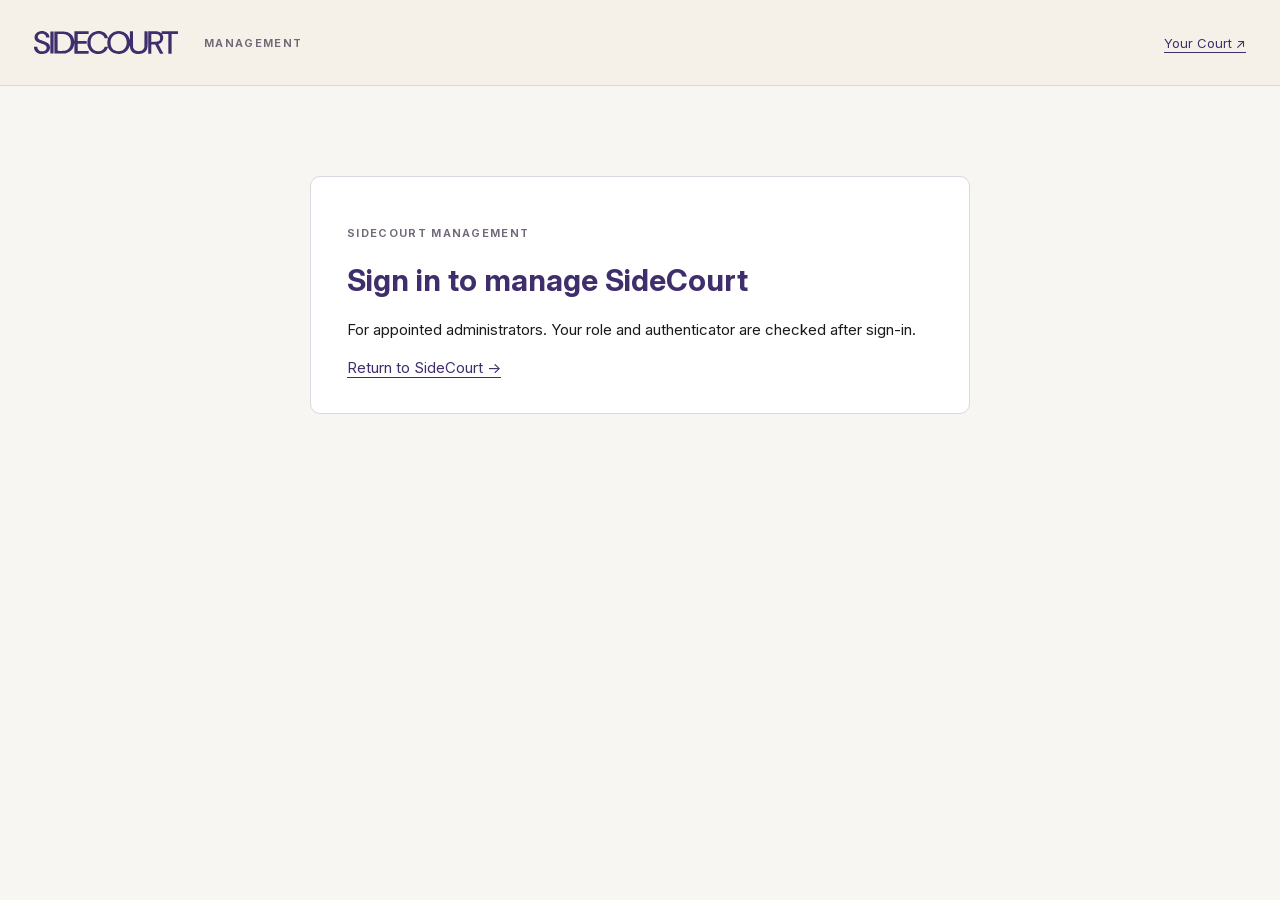
<file: admin.html>
<!doctype html>
<html lang="en"><head><meta charset="utf-8"><meta name="viewport" content="width=device-width,initial-scale=1"><meta name="robots" content="noindex,nofollow"><meta name="referrer" content="no-referrer"><link rel="icon" type="image/svg+xml" href="/favicon.svg?v=stacked1"><title>SideCourt · Management</title><link rel="stylesheet" href="/admin.css?v=f9caf8efe467"><script src="/config.js?v=473b11c4b3a5" defer></script><script src="/admin.js?v=defcde98fc90" defer></script><meta name="robots" content="noindex,nofollow"><style>.review-site-label{position:relative;z-index:100;background:#43316f;color:#f6f1e8;text-align:center;padding:8px 16px;font:500 12px/1.5 Inter,Arial,sans-serif}.review-site-label a{color:inherit}</style></head>
<body class="admin-app"><a class="skip-link" href="#management">Skip to management</a><header class="admin-topbar"><a href="/admin/" aria-label="SideCourt management"><img src="/assets/logo-plum.svg" alt="SideCourt" width="144"></a><span class="admin-label">MANAGEMENT</span><div class="admin-top-actions"><a id="return-to-court" href="/#court">Your Court ↗</a><button id="admin-signout" hidden>Sign out</button></div></header><main id="management" tabindex="-1"><div class="admin-gate"><p class="eyebrow">MANAGEMENT ACCESS</p><h1>Checking your session…</h1><p role="status">Your permissions are verified before management data is loaded.</p></div></main><noscript>JavaScript is required to sign in and manage SideCourt.</noscript></body></html>
</file>
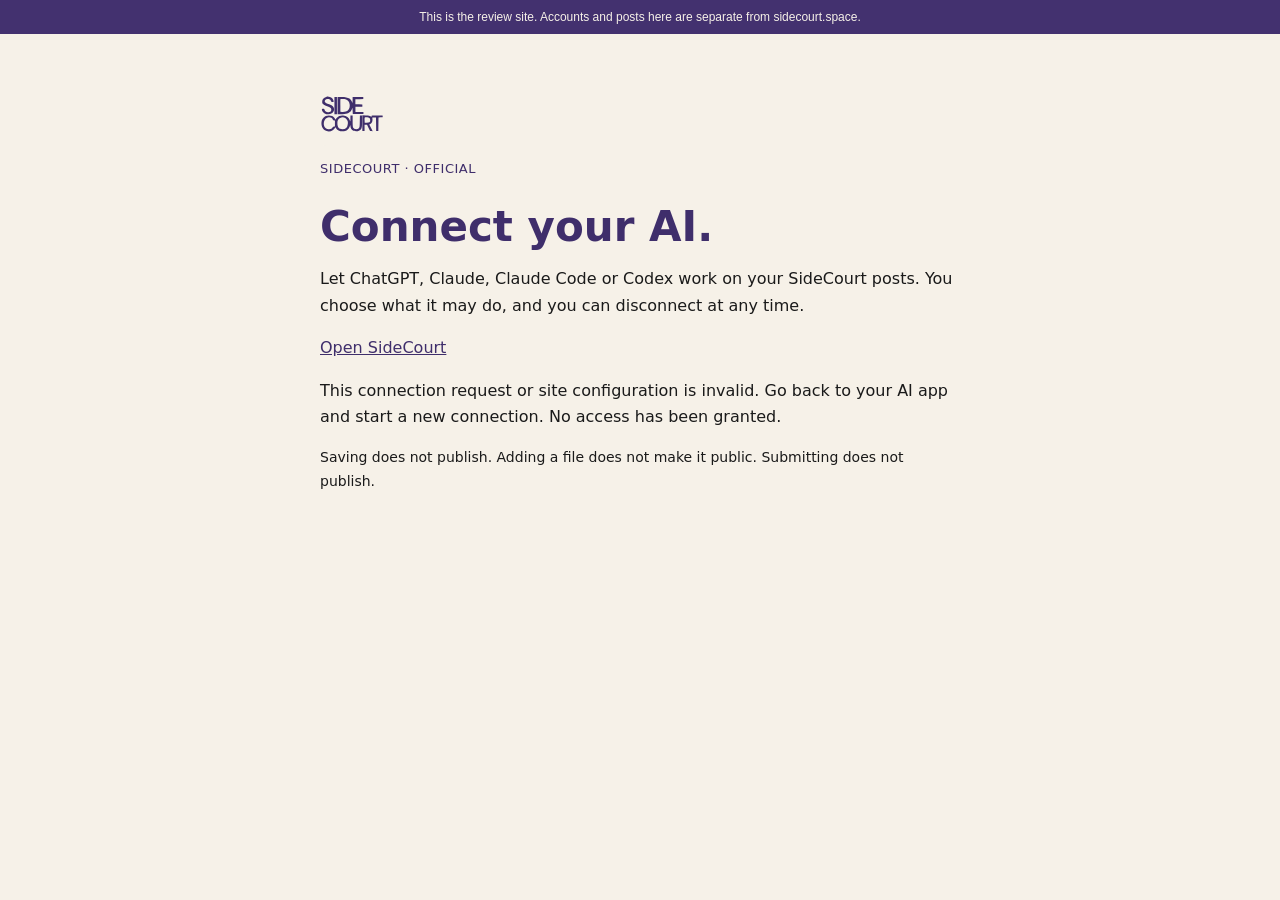
<file: online-v2-2/connect.html>
<!doctype html>
<html lang="en">
<head>
<meta charset="utf-8"><meta name="viewport" content="width=device-width, initial-scale=1">
<meta name="referrer" content="no-referrer"><meta name="robots" content="noindex">
<meta http-equiv="Content-Security-Policy" content="default-src 'none'; script-src 'self'; style-src 'self' 'unsafe-inline'; img-src 'self'; font-src 'self'; connect-src https://rwbwfokdipabwjparcwy.supabase.co https://enoidjoytplapekhyxye.supabase.co; base-uri 'none'; form-action 'none'; object-src 'none'">
<title>Connect your AI · SideCourt</title>
<link rel="icon" href="favicon.svg"><link rel="stylesheet" href="court.css?v=dcd3573f23c2">
<style>
body.sc-connect-page{margin:0;background:#F6F1E8;color:#1A1A1A;font-family:Inter,system-ui,sans-serif;min-height:100vh;display:block}.sc-connect-page main{width:min(640px,calc(100% - 40px));margin:48px auto;padding-bottom:48px}.sc-connect-page h1{font-size:clamp(28px,5vw,42px);line-height:1.12;margin:24px 0 16px;color:#3F2E6B}.sc-connect-page h2{font-size:22px;margin:0 0 8px}.sc-connect-page p{line-height:1.65}.sc-connect-page .panel{border:1px solid #3F2E6B;border-radius:18px;padding:24px;margin:24px 0;background:transparent}.sc-connect-page button,.sc-connect-page select,.sc-connect-page input[type=text]{font:inherit;min-height:44px;border:1px solid #3F2E6B;border-radius:8px;padding:10px;max-width:100%}.sc-connect-page button{background:#3F2E6B;color:#F6F1E8;cursor:pointer;margin:8px 8px 8px 0}.sc-connect-page button:disabled{opacity:.45;cursor:not-allowed}.sc-connect-page a{color:#3F2E6B;text-decoration:underline}.sc-connect-page label{display:block;margin:12px 0;line-height:1.6}.sc-connect-page input[type=checkbox],.sc-connect-page input[type=radio]{width:20px;height:20px;vertical-align:middle;margin-right:8px;accent-color:#3F2E6B}.sc-connect-page select,.sc-connect-page input[type=text]{width:100%;box-sizing:border-box;background:#F6F1E8;color:#1A1A1A}.sc-connect-page select.inline{width:auto;min-height:36px;padding:4px 8px;margin-left:4px}.sc-connect-page fieldset{border:0;margin:20px 0 0;padding:0}.sc-connect-page legend{font-weight:600;padding:0;margin-bottom:4px}.sc-connect-page .small{font-size:14px}.sc-connect-page .hint{display:block;font-size:14px;color:#4a4458;margin-left:28px}.sc-connect-page .site-label{font-size:13px;letter-spacing:.04em;text-transform:uppercase;color:#3F2E6B;margin:8px 0 0}.sc-connect-page .site-label.review{text-transform:none;letter-spacing:0;background:#3F2E6B;color:#F6F1E8;padding:10px 14px;border-radius:8px;font-size:15px}.sc-connect-page .identity{font-size:15px;margin:0 0 16px}.sc-connect-page .notice{background:#efe8dc;border-radius:10px;padding:12px 14px;font-size:15px}.sc-connect-page [hidden]{display:none!important}.sc-connect-page :focus-visible{outline:3px solid #3F2E6B;outline-offset:3px}
</style>
<script src="config.js?v=07defb27ab1b" defer></script><script src="connect.js?v=08ffd841919a" defer></script>
<meta name="robots" content="noindex,nofollow"><style>.review-site-label{position:relative;z-index:100;background:#43316f;color:#f6f1e8;text-align:center;padding:8px 16px;font:500 12px/1.5 Inter,Arial,sans-serif}.review-site-label a{color:inherit}</style></head>
<body class="sc-connect-page"><aside class="review-site-label">This is the review site. Accounts and posts here are separate from sidecourt.space.</aside><main>
<a href="./" aria-label="SideCourt home"><img src="favicon.svg" width="64" height="64" alt="SideCourt"></a>
<p id="site-label" class="site-label">SideCourt · Official</p>
<h1 id="heading">Connect your AI.</h1>
<p id="intro">Let ChatGPT, Claude, Claude Code or Codex work on your SideCourt posts. You choose what it may do, and you can disconnect at any time.</p>
<section id="setup" class="panel" hidden>
<h2>Your connection address</h2>
<label for="endpoint">Address for your AI app</label><input id="endpoint" type="text" readonly spellcheck="false"><button id="copy" type="button">Copy address</button>
<p class="small">This is the address your AI app needs. It belongs to SideCourt.</p>
<p>ChatGPT: Settings → Connectors → Create, paste this address and choose OAuth. Claude: Customize → Connectors → Add custom connector. Claude Code: <code id="cmd-claude"></code> then <code>/mcp</code> and choose Authenticate. Codex: <code id="cmd-codex"></code> then <code>codex mcp login sidecourt</code>.</p>
<p>Your AI app will bring you back here to sign in and approve. No key, secret or new account is needed. Availability depends on your AI account and workspace settings.</p>
</section>
<section id="consent" class="panel" hidden>
<h2 id="client-title">Approve a connection</h2>
<p id="identity" class="identity"></p>
<div id="login" hidden><p>Sign in to SideCourt in the other tab, then come back here. Your account and settings stay unchanged.</p><a id="signin" href="./" target="_blank" rel="noopener noreferrer">Open SideCourt to sign in</a><br><button id="check" type="button">Check sign-in</button></div>
<form id="form" hidden>
<p id="existing" class="notice" hidden></p>
<fieldset><legend>Which works</legend>
<label><input id="scope-all" type="radio" name="scope" value="all" checked>All my works (recommended)<span class="hint">Drafts and published posts, including the ones you create later.</span></label>
<label><input id="scope-one" type="radio" name="scope" value="one">Only one work: <select id="work" class="inline"></select></label>
</fieldset>
<fieldset><legend>Allow this AI to</legend>
<label><input id="read" type="checkbox" checked disabled>Read my posts, drafts and their status</label>
<label><input id="edit" type="checkbox">Edit my private drafts</label>
<label><input id="upload" type="checkbox">Add small files<span class="hint">Files stay private until a person reviews them.</span></label>
<label><input id="submit" type="checkbox">Submit a draft for review<span class="hint">Only after I confirm that exact version in Your AI, each time.</span></label>
</fieldset>
<fieldset><legend>How long</legend>
<label><input id="keep" type="radio" name="connection" value="keep" checked>Keep this AI connected<span class="hint">Stays connected until you disconnect it in Your AI.</span></label>
<label><input id="timed" type="radio" name="connection" value="timed">Just for a while: <select id="duration" class="inline"><option value="1">1 hour</option><option value="24" selected>24 hours</option><option value="168">7 days</option></select><span class="hint">For a shared or borrowed device. When it ends, approve again.</span></label>
</fieldset>
<p class="small">Your AI can only do what you tick here. It can never publish, reply as you, accept help for you, or change your account. Disconnect any time in SideCourt → Your AI.</p>
<button id="approve" type="submit">Connect</button>
</form>
<button id="cancel" type="button">Cancel</button>
</section>
<p><a href="./" target="_blank" rel="noopener noreferrer">Open SideCourt</a> <button id="recheck" type="button" hidden>Check sign-in again</button></p>
<p id="status" role="status" aria-live="polite">Checking connection settings…</p>
<p class="small">Saving does not publish. Adding a file does not make it public. Submitting does not publish.</p>
</main></body></html>
</file>
<file: compat-legacy-021/scene.css>
@font-face{font-family:Inter;src:url('assets/InterVariable.woff2') format('woff2');font-weight:100 900;font-display:swap}
@font-face{font-family:Inter;src:url('assets/InterLatin.woff2') format('woff2');font-weight:100 900;font-display:swap;unicode-range:U+0-024F,U+1E00-1EFF,U+2000-206F,U+20A0-20CF,U+2100-21FF,U+2212,U+FEFF,U+FFFD}
:root{--cream:#f6f1e8;--plum:#3f2e6b;--ink:#1a1a1a;--lilac:#d9c7e8;--coral:#e88373;--line:rgba(246,241,232,.35);--max:1180px;color-scheme:dark}
*{box-sizing:border-box}html{scroll-behavior:smooth;scroll-padding-top:24px}body{margin:0;background:var(--ink);font:16px/1.6 Inter,Arial,sans-serif;color:var(--cream)}[hidden]{display:none!important}a{color:inherit;text-underline-offset:5px}button,input,select,textarea{font:inherit}button,summary{cursor:pointer}button:disabled{cursor:not-allowed;opacity:1;color:#68616b;background:#e9e1e8;border:1px solid #807381}a,button,input,select,textarea,summary{-webkit-tap-highlight-color:transparent}a:focus-visible,button:focus-visible,summary:focus-visible,input:focus-visible,select:focus-visible,textarea:focus-visible{outline:3px solid var(--cream);outline-offset:5px;box-shadow:0 0 0 7px var(--plum)}button,a{touch-action:manipulation}img{display:block;max-width:100%}h1,h2,h3,p{margin:0}p+p{margin-top:1em}h1,h2,h3{line-height:1.08;overflow-wrap:anywhere}h1{font-size:clamp(42px,6.8vw,88px);letter-spacing:-.035em;font-weight:780}h2{font-size:clamp(30px,4vw,52px);letter-spacing:-.025em}h3{font-size:24px}button{color:inherit}main{min-height:60vh;outline:none}main:focus{box-shadow:none}main>*+*{margin-top:32px}.container{width:min(calc(100% - 96px),var(--max));margin-inline:auto}.scene{position:relative;isolation:isolate;min-height:100svh;padding-bottom:30px;background:var(--ink)}.scene:before{content:"";position:absolute;inset:0;z-index:-2;background-image:var(--art);background-size:cover;background-position:center top}.scene:after{content:"";position:absolute;inset:0;z-index:-1;background:rgba(26,26,26,.65);pointer-events:none}.white{color:var(--ink);--line:rgba(63,46,107,.25);color-scheme:light}.white:after{background:rgba(246,241,232,.93)}.white h1,.white h2{color:var(--plum)}.header{min-height:108px;display:flex;align-items:center;justify-content:space-between;gap:32px}.brand{flex:0 0 auto;display:block}.brand img{width:192px;height:auto}.nav{display:flex;align-items:center;gap:26px}.nav a,.mobile-nav a{font-size:13px;letter-spacing:.04em;font-weight:650;text-decoration:none;min-height:44px;display:flex;align-items:center}.nav a[aria-current=page]{text-decoration:underline;text-decoration-thickness:2px}.nav a:hover{text-decoration:underline}.white .nav a:hover{color:var(--plum)}.mobile-nav{display:none}.site-footer{display:flex;justify-content:space-between;gap:24px;border-top:1px solid var(--line);margin-top:100px;padding-top:26px;font-size:12px;letter-spacing:.035em}.site-footer a{font-weight:650}.inside-entry{display:block;width:max-content;margin:44px auto 12px;font-size:14px;min-height:44px}.skip{position:fixed;top:8px;left:8px;z-index:100;background:var(--cream);color:var(--plum);padding:12px;transform:translateY(-150%)}.skip:focus{transform:none}.sr-only,.sr-status{position:absolute;width:1px;height:1px;overflow:hidden;clip-path:inset(50%)}.eyebrow{font-size:12px;font-weight:700;letter-spacing:.1em;line-height:1.5;margin-bottom:12px;display:block}.minor,.sample-note,.local-state-label{font-size:14px;line-height:1.65}.sample-note{margin-top:18px}.text-link{display:inline-flex;align-items:center;min-height:44px;gap:8px;background:none;border:0;padding:4px 0;text-decoration:underline;font-weight:600;font-size:15px;line-height:1.45;white-space:normal;text-align:left}.button{display:inline-flex;align-items:center;justify-content:center;min-height:48px;padding:13px 21px;background:var(--cream);color:var(--plum);border:1px solid var(--cream);border-radius:3px;font-size:15px;font-weight:700;text-decoration:none;line-height:1.4;text-align:center;white-space:normal}.button:hover:not(:disabled){background:var(--lilac);border-color:var(--lilac)}.button.secondary{background:transparent;color:inherit;border-color:currentColor}.white .button{background:var(--plum);color:var(--cream);border-color:var(--plum)}.white .button.secondary{background:transparent;color:var(--plum)}.white .button:disabled{background:#e9e1e8;color:#68616b;border-color:#807381}.actions,.form-actions{display:flex;align-items:center;gap:16px 24px;flex-wrap:wrap;margin-top:26px}.glass{border:1px solid var(--line);background:rgba(26,26,26,.35);border-radius:5px}.white .glass{background:rgba(246,241,232,.8)}.status-line{font-size:14px;min-height:1.6em;margin-top:12px;white-space:pre-wrap}.local-note{padding:16px 20px;border-inline-start:3px solid currentColor;font-size:14px;line-height:1.65;background:rgba(26,26,26,.2)}.white .local-note{background:#e9e1ee;color:var(--plum)}
/* Hero keeps the brand equal; utility copy gives the visitor a concrete starting point. */
.hero{padding:64px 0 72px}.hero h1{font-size:clamp(38px,5.5vw,74px);font-weight:780;line-height:1.12;letter-spacing:-.025em}.hero h1 span{display:block}.hero h1 span:first-child{color:var(--cream)}.hero h1 span:last-child{color:var(--lilac)}.hero-bottom{display:flex;justify-content:space-between;align-items:center;gap:48px;margin-top:32px}.hero-bottom>p{max-width:480px;font-size:22px;line-height:1.5}.hero-explainer{display:block;font-size:16px;margin-top:16px;max-width:43ch}.play-links{display:flex;align-items:center;gap:32px;flex-shrink:0}.triangle{position:relative;isolation:isolate;display:flex;flex-direction:column;align-items:center;justify-content:flex-end;width:158px;min-height:153px;padding:45px 12px 17px;color:var(--plum);text-decoration:none;font-size:12px;font-weight:650;line-height:1.4}.triangle:before{content:"";position:absolute;inset:0;z-index:-1;background:var(--lilac);clip-path:polygon(50% 0,100% 100%,0 100%)}.triangle strong{font-size:34px}.season-ball{width:154px;min-height:154px;aspect-ratio:1;display:flex;flex-direction:column;align-items:center;justify-content:center;gap:9px;background:var(--coral);color:var(--ink);border-radius:50%;text-decoration:none;text-align:center;padding:24px 13px}.season-ball small{font-size:11px;font-weight:700;line-height:1.3}.season-ball strong{font-size:25px;line-height:1.1}.triangle:hover,.season-ball:hover{transform:translateY(-3px)}.section{margin-top:72px}.section-heading{display:flex;justify-content:space-between;align-items:start;gap:40px;margin-bottom:32px}.section-heading>div>p{margin-top:12px;font-size:20px}.section-heading h2,[data-page=drops] h1{color:var(--lilac);font-size:clamp(48px,6vw,80px)}.board{width:368px;max-width:100%;flex:0 0 auto;border:1px solid var(--line);background:rgba(26,26,26,.3);padding:16px 20px}.board-title{display:block;text-align:center;width:100%;min-height:40px;border:0;background:transparent;color:var(--cream);font-size:14px;font-weight:750;letter-spacing:.08em;text-decoration:underline;text-underline-offset:5px}.periods{display:grid;grid-template-columns:minmax(0,1fr) minmax(0,1fr);gap:28px;margin:12px 0 16px}.period{min-width:0}.period-title{font-size:12px;display:block;margin-bottom:9px;letter-spacing:.06em}.score-row{display:flex;gap:12px;justify-content:space-between;align-items:center;font-size:11px;line-height:1.8;min-width:0}.score-row b{font-size:20px}.board-slogan{border-top:1px solid var(--line);padding-top:12px;font-size:11px;font-weight:650;text-align:center;line-height:1.7;letter-spacing:.015em}.board-slogan span{display:block}.showcase{width:min(100%,960px);min-height:458px;display:grid;grid-template-columns:minmax(0,1fr) minmax(0,1.1fr);overflow:hidden}.showcase-cover{position:relative;min-height:360px;display:grid;place-items:center;background:var(--plum);overflow:hidden}.showcase-cover img{width:100%;height:100%;object-fit:cover;position:absolute;inset:0}.no-cover-word{display:none;font-size:40px;line-height:1.1;text-align:center;overflow-wrap:anywhere;padding:28px;color:var(--cream)}.no-cover .no-cover-word{display:block}.showcase-info{padding:36px;min-width:0;display:flex;flex-direction:column;justify-content:center}.showcase-info h3{font-size:40px;line-height:1.08}.attribution{font-size:12px;font-weight:700;letter-spacing:.06em;margin-top:12px}.showcase-description{margin-top:20px}.featured-question{border-top:1px solid var(--line);margin-top:24px;padding-top:20px;font-size:14px}.featured-question .eyebrow{margin-bottom:8px;font-size:11px}.season-intro{display:grid;grid-template-columns:1fr 1fr;align-items:start;gap:60px}.season-intro h2{font-size:clamp(62px,8vw,110px);color:var(--cream);border-inline-start:5px solid var(--coral);padding-inline-start:20px}.season-title-link{text-decoration:none}.season-title-link span{font-size:.45em}.season-copy{padding:32px}.season-copy h3{font-size:32px;margin-bottom:20px}.season-copy .text-link{margin-top:20px}.loop{display:grid;grid-template-columns:repeat(3,minmax(0,1fr));gap:38px;margin-top:44px}.loop>div{border-top:1px solid var(--line);padding-top:22px}.loop h3{font-size:21px;margin-bottom:16px}.loop p{font-size:15px}.court-invite{margin:112px 0 16px}.court-invite h2{font-size:clamp(48px,7vw,90px);color:var(--lilac);text-shadow:4px 0 var(--plum)}.court-invite p{margin-top:24px;max-width:560px;font-size:20px}
/* Directory: squares preserve identity; invitations use a readable adjoining line. */
.directory,.get-on-page,.season-page,.submit-page,.work-page,.court-page,.settings-page,.missing-page{padding-top:36px}.directory-tabs{display:flex;gap:12px;border-bottom:1px solid var(--line);padding-bottom:18px;flex-wrap:wrap}.directory-tabs button,.intent-options button,.activity-filters button{background:transparent;border:1px solid var(--line);padding:10px 16px;border-radius:3px;min-height:44px;color:inherit}.directory-tabs button[aria-pressed=true],.intent-options button[aria-pressed=true],.activity-filters button[aria-pressed=true]{background:var(--cream);color:var(--plum);border-color:var(--cream);font-weight:700}.directory-controls{display:flex;align-items:end;gap:20px;margin-top:24px;flex-wrap:wrap}.search{display:block;flex:1;min-width:210px;font-size:13px;font-weight:600}.search span{display:block;margin-bottom:7px}.search input{width:100%;min-height:48px;padding:12px 15px;border:1px solid var(--cream);background:var(--cream);color:var(--ink);border-radius:3px}.filters{position:relative}.filters summary{min-height:48px;padding:12px 16px;border:1px solid var(--line);border-radius:3px}.filter-panel{position:absolute;top:58px;right:0;width:300px;z-index:5;padding:24px;background:var(--ink);border:1px solid var(--cream);box-shadow:0 12px 24px #0006}.filter-panel label{display:flex;gap:12px;align-items:start}.filter-panel p{font-size:13px;margin-top:14px}.filter-panel input{margin-top:5px}.discovery-tools>p{font-size:14px;margin-top:16px}.drop-grid{display:grid;grid-template-columns:repeat(3,minmax(0,1fr));gap:32px;margin-top:32px}.drop-entry{min-width:0}.square{display:grid;place-items:center;position:relative;isolation:isolate;aspect-ratio:1;width:100%;background:var(--plum);border:1px solid var(--line);border-radius:3px;overflow:hidden;text-align:center;text-decoration:none;padding:24px}.square .cover{position:absolute;inset:0;width:100%;height:100%;object-fit:cover;z-index:-2}.square:after{content:"";position:absolute;inset:0;z-index:-1;background:rgba(26,26,26,.72)}.square.no-cover:after{display:none}.square-label{width:100%;min-width:0}.square-label h2{font-size:clamp(26px,3vw,40px);color:var(--cream);line-height:1.1;letter-spacing:-.025em}.square-label p{font-size:12px;line-height:1.45;font-weight:650;margin-top:14px;overflow-wrap:anywhere}.square:hover{border-color:var(--cream)}.help-invitation{padding:22px 0;border-bottom:1px solid var(--line)}.help-invitation>p:not(.eyebrow){font-size:15px}.help-invitation .text-link{margin-top:8px}.empty{padding:36px;margin-top:32px}.empty h2{font-size:30px;margin-bottom:15px}.empty .button{margin-top:20px}.get-on-page>h1{color:var(--lilac);text-shadow:4px 0 var(--plum)}.lede{font-size:22px}.routes{display:grid;grid-template-columns:1fr 1fr;gap:24px;margin-top:44px}.route{padding:36px}.route h2{font-size:34px;margin-bottom:20px}.route .button{margin-top:24px}.route:first-child{grid-column:1/-1;display:grid;grid-template-columns:1fr 1fr;gap:40px}.route .minor{margin-top:14px}.season-title{color:var(--cream);border-inline-start:5px solid var(--coral);padding-inline-start:20px;font-size:clamp(80px,13vw,160px)}.season-opening{max-width:780px;padding:30px 0}.season-opening h2{font-size:clamp(30px,4.5vw,55px);margin-bottom:24px}.season-mechanism{padding:36px}.season-mechanism h2{font-size:36px}.season-note{margin-top:32px;border-top:1px solid var(--line);padding-top:22px;font-size:14px}.season-everyday{max-width:730px;margin-top:60px}.season-everyday h2{margin-bottom:20px}
/* Story remains white text directly on the original artwork, with no panel. */
[data-page=inside]{color:#fff}[data-page=inside]:after{background:rgba(26,26,26,.65)}.inside-top{margin-top:32px}.inside-page{max-width:810px;padding-top:20px}.inside-page h1{font-size:clamp(48px,8vw,96px);margin-bottom:64px;color:#fff}.inside-story{font-size:clamp(19px,2vw,24px);line-height:1.8;background:none;border:none;padding:0}.inside-story p{margin:0 0 30px}.inside-story strong{font-weight:650}.inside-signature{width:230px;margin-top:64px;margin-bottom:32px}
/* Writing and reading expand with content, including the mobile preview. */
.submit-heading h1{font-size:clamp(42px,6vw,72px);margin:18px 0}.submit-grid{display:grid;grid-template-columns:minmax(0,1.45fr) minmax(0,1fr);gap:60px;align-items:start}.form-section{padding:28px 0;border-bottom:1px solid var(--line)}.form-section h2{font-size:25px;margin-bottom:24px}.field{display:block;font-size:15px;font-weight:600;line-height:1.5}.field+.field{margin-top:24px}.field>input:not([type=radio]):not([type=checkbox]),.field textarea,.field select{display:block;width:100%;padding:12px 14px;border:1px solid #796b8d;border-radius:3px;background:var(--cream);color:var(--ink);min-height:48px;margin-top:8px;font-weight:400}.field textarea{resize:vertical;min-height:112px;line-height:1.6}.field input::placeholder,.field textarea::placeholder,.search input::placeholder{color:#685e6b;opacity:1}.field input[type=file]{font-size:13px;padding:10px;max-width:100%}.field input[type=file]::file-selector-button{font:inherit;background:var(--plum);color:var(--cream);border:0;padding:9px 10px;margin-right:10px;border-radius:2px}.counter{display:block;text-align:right;font-size:12px;margin-top:6px;font-weight:400}.choice-row{display:flex;gap:16px;flex-wrap:wrap;margin-bottom:20px}.choice-row label{display:flex;gap:8px;align-items:center;min-height:44px;font-size:14px}.choice-row input,.filter-panel input{width:18px;height:18px;accent-color:var(--plum);flex-shrink:0}.submit-preview{position:sticky;top:24px;background:var(--cream);border:1px solid var(--line);padding:24px;border-radius:4px}.submit-preview img{aspect-ratio:1;width:100%;object-fit:cover;margin-bottom:24px}.submit-preview h2{font-size:34px;margin-bottom:12px}.submit-preview p{overflow-wrap:anywhere}.submit-preview .minor{margin-top:30px}.cover-placeholder{aspect-ratio:1;background:var(--plum);color:var(--cream);display:grid;place-items:center;text-align:center;padding:24px;font-size:26px;line-height:1.2;margin-bottom:24px}.form-status{margin-top:18px;font-size:14px;white-space:pre-wrap}.work-heading{display:grid;grid-template-columns:minmax(0,1.35fr) minmax(0,1fr);gap:54px;align-items:center;margin-top:34px}.work-heading h1{color:var(--lilac);font-size:clamp(46px,6vw,80px);margin:20px 0}.work-heading>div>p:not(.attribution):not(.minor):not(.status-line){font-size:21px;line-height:1.5}.work-heading .minor{margin-top:24px}.work-media{width:100%;aspect-ratio:1;object-fit:cover;border-radius:4px;border:1px solid var(--line)}.author-question{padding:32px 36px;margin-top:44px;border-inline-start:4px solid var(--coral);max-width:940px}.author-question h2{font-size:clamp(26px,3vw,38px);line-height:1.25;max-width:28ch}.author-question>p:not(.eyebrow){margin-top:18px;max-width:70ch}.author-question .text-link{margin-top:14px}.work-reading{max-width:940px;padding:36px;margin-top:30px}.work-reading h2{font-size:32px;margin-bottom:18px}.work-reading>section+section{margin-top:40px}.work-disclosure{border-block-start:1px solid var(--line);padding:20px 0;margin-top:24px}.work-disclosure summary{min-height:32px;font-weight:650}.work-disclosure p{margin-top:16px}.work-disclosure .text-link{margin-top:12px}.cleaning-demo{background:var(--cream);color:var(--plum);text-align:center;margin-top:20px;padding:30px;border-radius:4px}.cleaning-demo .button,.hold-button{background:var(--plum);border:1px solid var(--plum);color:var(--cream);padding:14px 24px;border-radius:3px;min-height:48px;font-weight:650;margin-top:18px}.cleaning-demo.is-active{background:var(--plum);color:var(--cream)}.cleaning-demo.is-active .hold-button{border-color:var(--cream)}.hold-button{touch-action:none;user-select:none}.demo-note{font-size:13px}.activity-section{padding-top:30px;border-top:1px solid var(--line)}.activity-section form{margin-top:24px}.intent-options{display:flex;gap:10px;flex-wrap:wrap;margin:24px 0 16px}.intent-options button{font-size:14px}.activity-filters{display:flex;gap:12px;flex-wrap:wrap;margin:38px 0 20px}.activity-filters button{font-size:14px}.origin-line{font-size:14px;max-width:700px}.preview-banner{display:flex;justify-content:space-between;gap:20px;border-bottom:1px solid var(--line);padding-bottom:18px;font-size:14px}.preview-details{max-width:900px;margin-top:32px;padding:32px}.preview-details h2{font-size:27px;margin:30px 0 12px}.preview-details p{white-space:pre-wrap;overflow-wrap:anywhere}.preview-file-list{padding-left:20px}.preview-file-list li{margin:12px 0;overflow-wrap:anywhere}
/* Return path, records and honest account state. */
.account-page{display:grid;grid-template-columns:1.1fr 1fr;gap:72px;align-items:start;padding-top:60px}.account-welcome h1{font-size:clamp(44px,5vw,68px);color:var(--lilac);margin:20px 0 24px}.account-work{display:flex;align-items:center;gap:20px;text-decoration:none;margin-top:32px}.account-work img{width:100px;aspect-ratio:1;object-fit:cover}.account-work small{display:block;margin-top:8px;font-size:12px}.identity-panel{padding:36px}.identity-panel h2{font-size:34px;margin-bottom:24px}.oauth-buttons{display:grid;gap:14px;margin:24px 0}.court-page h1{font-size:clamp(40px,5vw,64px)}.court-content{display:grid;gap:24px;margin-top:32px}.court-record{padding:28px;border:1px solid var(--line);border-radius:4px;background:rgba(246,241,232,.8);min-width:0}.court-record h2{font-size:28px;margin-bottom:16px}.court-record p{white-space:pre-wrap;overflow-wrap:anywhere}.court-record .record-label{font-size:12px;font-weight:700;letter-spacing:.08em;margin-bottom:12px}.court-record .actions{margin-top:18px}.settings-page{max-width:760px}.settings-page h1{margin:20px 0 40px}.settings-page section{border-top:1px solid var(--line);padding-top:28px;margin-top:36px}.settings-page h2{font-size:26px;margin-bottom:20px}.settings-page .button{margin-top:16px}.settings-page .field{max-width:430px}.tool-list{display:flex;gap:20px;margin-top:20px;font-size:14px}.missing-page{max-width:800px}.missing-page p{font-size:20px}.missing-page>.text-link{margin-left:20px}.player-page{padding-top:36px}.player-page>section:first-child h1{color:var(--lilac);margin:18px 0}.player-page>section:first-child p{margin-top:16px}.player-page>section+section{margin-top:56px}.player-page>section+section>h2{margin-bottom:24px}.player-page .square{max-width:360px}.player-page .square h3{font-size:34px}.player-heading h1{color:var(--lilac)}.player-heading p{font-size:20px;margin-top:20px}.player-works{margin-top:60px}.player-works h2{margin-bottom:24px}.player-page .drop-grid{max-width:760px;grid-template-columns:repeat(2,minmax(0,1fr))}
.review{position:fixed;bottom:12px;right:16px;z-index:20;max-width:min(340px,calc(100% - 32px));background:var(--cream);color:var(--plum);border:1px solid var(--plum);border-radius:4px;box-shadow:0 6px 28px #0004;font-size:13px}.review>summary{padding:10px 16px;min-height:44px;font-weight:650}.review-body{padding:4px 20px 20px;max-height:65svh;overflow:auto}.review-body p{margin:14px 0}.review-body a{display:block;min-height:44px;padding-top:12px}.review-body .field{font-size:13px}.review-body input,.review-body select{font-size:13px}.no-script{padding:24px;background:var(--cream);color:var(--plum)}dialog{border:1px solid var(--lilac);border-radius:5px;background:var(--cream);color:var(--ink);width:min(560px,calc(100% - 32px));max-height:85svh;padding:32px;overflow:auto}dialog::backdrop{background:rgba(26,26,26,.7)}dialog h2{font-size:28px;color:var(--plum);padding-right:32px;margin-bottom:22px}dialog .close{position:absolute;right:12px;top:10px;border:0;background:transparent;color:var(--plum);font-size:28px;width:44px;height:44px}dialog .button{background:var(--plum);color:var(--cream);border-color:var(--plum)}dialog .secondary{color:var(--plum);background:transparent}dialog .field{margin-top:20px}dialog p{overflow-wrap:anywhere}.toast-error{position:fixed;top:12px;left:50%;transform:translateX(-50%);z-index:60;padding:16px 24px;background:var(--cream);color:var(--plum);border:2px solid var(--plum);width:min(560px,calc(100% - 32px))}
@media(min-width:1450px){.hero{padding-top:90px}.hero h1{font-size:76px}}
@media(max-width:1050px){.container{width:calc(100% - 56px)}.nav{gap:16px}.nav a{font-size:11px}.brand img{width:170px}.hero-bottom{gap:24px}.play-links{gap:18px}.triangle{width:140px;min-height:144px}.season-ball{width:140px;min-height:140px}.showcase-info{padding:28px}.submit-grid{gap:32px}.drop-grid{gap:24px}.work-heading{gap:32px}.account-page{gap:32px}}
@media(max-width:760px){.container{width:calc(100% - 40px)}.header{min-height:88px;gap:20px}.brand img{width:156px}.nav{display:none}.mobile-nav{display:block;position:relative}.mobile-nav summary{padding:10px 14px;border:1px solid var(--line);min-height:44px;font-size:14px}.mobile-nav nav{position:absolute;right:0;top:54px;z-index:15;min-width:235px;padding:14px 22px;background:var(--ink);color:var(--cream);border:1px solid var(--cream)}.mobile-nav nav a{font-size:13px;padding:8px 0}.hero{padding:42px 0 30px}.hero h1{font-size:clamp(32px,7.4vw,56px)}.hero-bottom{display:block;margin-top:26px}.hero-bottom>p{font-size:20px}.hero-explainer{font-size:15px;max-width:46ch}.play-links{justify-content:flex-start;margin-top:32px;gap:28px}.section{margin-top:56px}.section-heading{display:block;margin-bottom:24px}.board{width:100%;max-width:368px;margin-top:24px}.showcase{display:flex;flex-direction:column;min-height:0;height:auto;width:100%;max-width:520px}.showcase-cover{aspect-ratio:1.25;min-height:0}.showcase-info{padding:26px}.showcase-info h3{font-size:34px}.showcase-description{margin-top:16px}.showcase .actions{margin-top:20px}.season-intro{grid-template-columns:1fr;gap:26px}.season-intro h2{font-size:76px}.season-copy{padding:26px}.loop{grid-template-columns:1fr;gap:28px;margin-top:32px}.loop h3{font-size:22px;margin-bottom:10px}.court-invite{margin-top:64px}.court-invite h2{font-size:48px}.court-invite p{font-size:18px}.site-footer{margin-top:64px;display:block;padding-bottom:40px;font-size:11px}.site-footer>a{display:inline-block;margin-top:12px;min-height:44px;padding-top:12px}.inside-entry{margin-top:8px}.directory,.get-on-page,.season-page,.submit-page,.work-page,.court-page,.settings-page{padding-top:24px}.directory-controls{gap:14px}.search{flex-basis:100%;min-width:0}.directory-controls>.button{flex:1}.filter-panel{left:0;right:auto;width:min(300px,calc(100vw - 40px))}.drop-grid{grid-template-columns:repeat(2,minmax(0,1fr));gap:18px}.square{padding:14px}.square-label h2{font-size:26px}.square-label p{font-size:12px}.help-invitation{padding-top:18px}.routes{grid-template-columns:1fr;gap:20px}.route,.route:first-child{display:block;padding:26px}.route h2{font-size:32px}.season-title{font-size:96px}.season-opening{padding-top:16px}.season-mechanism{padding:26px}.season-mechanism h2{font-size:30px}.inside-page h1{margin-bottom:36px}.inside-story{font-size:19px;line-height:1.8}.inside-signature{width:200px}.submit-grid{display:flex;flex-direction:column;gap:30px}.submit-grid>form{width:100%}.submit-preview{position:static;width:100%;display:block;order:-1}.submit-preview .cover-placeholder,.submit-preview img{display:none}.submit-preview h2{font-size:28px}.submit-preview .minor{margin-top:16px}.form-actions{gap:14px}.form-actions>.button{width:100%}.work-heading{grid-template-columns:1fr;gap:24px}.work-heading h1{font-size:48px}.work-heading>div>p:not(.minor):not(.status-line){font-size:19px}.work-heading .actions{gap:10px 22px}.work-media{max-width:480px}.author-question,.work-reading{padding:24px}.author-question h2{font-size:28px}.work-reading h2{font-size:28px}.cleaning-demo{padding:24px 16px}.preview-banner{display:block}.preview-banner a{display:flex;margin-top:10px}.preview-details{padding:24px}.account-page{grid-template-columns:1fr;padding-top:30px;gap:40px}.account-welcome h1{font-size:48px}.identity-panel{padding:26px}.court-record{padding:24px}.court-page h1{font-size:42px}.missing-page{padding-top:36px}.missing-page>.text-link{margin-left:0;display:flex}.review{bottom:8px;right:12px}.review:not([open]){font-size:12px}.review>summary{padding:9px 12px}.player-page .drop-grid{grid-template-columns:repeat(2,minmax(0,1fr))}}
@media(max-width:440px){.drop-grid,.player-page .drop-grid{grid-template-columns:1fr;max-width:400px}.square-label h2{font-size:34px}.hero h1{font-size:clamp(30px,8vw,35px)}.play-links{gap:20px}.triangle{width:128px;min-height:140px}.season-ball{width:128px;min-height:128px}.season-ball strong{font-size:22px}.season-ball small{font-size:10px}.board{padding:14px 16px}.periods{gap:20px}.score-row{font-size:11px;gap:8px}.score-row b{font-size:18px}.board-slogan{font-size:11px}.actions{gap:12px 20px}.court-invite h2{font-size:42px}.get-on-page>h1{font-size:42px}.directory-tabs{gap:8px}.directory-tabs button{padding:10px 14px}.submit-heading h1{font-size:40px}.work-heading h1{font-size:44px}.account-welcome h1{font-size:42px}.inside-page h1{font-size:44px}}
@media(prefers-reduced-motion:reduce){html{scroll-behavior:auto}*,*:before,*:after{animation:none!important;transition:none!important}.triangle:hover,.season-ball:hover{transform:none}}
@media print{.header,.review,.site-footer,.inside-entry,.form-actions,.mobile-nav{display:none!important}.scene:before,.scene:after{display:none}.scene{background:white;color:black}.container{width:100%}.glass{background:white;color:black;border:1px solid #888}.scene h1,.scene h2,.scene h3{color:black}.button,.text-link{color:black;background:white}.submit-preview{position:static}}

/* Keep writing controls at readable mobile size and avoid focus zoom. */
.field input:not([type=file]),.field textarea,.search input{font-size:16px}
</file>
<file: compat-legacy-021/court.css>
/* Original tree-shadow surface: the source already ranges from 223–252 in red,
   so the old 93% wash is unnecessary and concealed its defining shadows. */
.white:after{background:rgba(246,241,232,.12)}
.white .account-welcome h1{color:var(--plum)}.white .identity-panel{background:rgba(246,241,232,.45);border:1px solid var(--line)}
.writing-surface{background:var(--cream) url('assets/utility.png') center/cover;color:var(--ink);border-radius:5px;padding:28px!important;margin-top:34px}.writing-surface h2{color:var(--plum)}.writing-surface .local-note{background:#e9e1ee;color:var(--plum)}.writing-surface .button{background:var(--plum);color:var(--cream);border-color:var(--plum)}.writing-surface .intent-options button,.writing-surface .activity-filters button{border-color:#796b8d}.writing-surface [aria-pressed=true]{background:var(--plum)!important;color:var(--cream)!important}dialog{background:var(--cream) url('assets/utility.png') center/cover}
.hero-bottom .curious{font-weight:650;font-size:24px;line-height:1.35;display:block}.hero-bottom .hero-explainer{font-size:17px;max-width:42ch;line-height:1.65;margin-top:12px}.triangle{transform-origin:50% 88%;animation:shot-arrival 950ms 150ms backwards}.season-ball{animation:ball-arrival 1100ms 350ms backwards;transform-origin:50% 85%}.triangle strong{display:block;transition:transform 220ms}.triangle:hover strong,.triangle:focus-visible strong{transform:rotate(-12deg) translateY(-4px)}.season-ball:hover,.season-ball:focus-visible{transform:rotate(7deg) translateY(-5px);transition:transform 260ms}.triangle:hover{transform:rotate(-3deg) translateY(-3px);transition:transform 220ms}@keyframes shot-arrival{0%{transform:translateY(16px) rotate(-9deg);opacity:0}55%{transform:translateY(-6px) rotate(4deg);opacity:1}100%{transform:translateY(0) rotate(0)}}@keyframes ball-arrival{0%{transform:translateY(-22px) rotate(-14deg);opacity:0}50%{transform:translateY(5px) rotate(5deg);opacity:1}75%{transform:translateY(-5px) rotate(-2deg)}100%{transform:translateY(0) rotate(0)}}
/* One discovery card: stable identity, short reverse, one way onward. */
.flip-card{width:100%;aspect-ratio:1;position:relative;border-radius:5px;border:1px solid rgba(246,241,232,.45);background:var(--plum);color:var(--cream);isolation:isolate;min-width:0;perspective:1100px;overflow:visible}.flip-stage{position:absolute;inset:0 0 88px;border-radius:4px 4px 0 0;overflow:hidden}.flip-rotor{width:100%;height:100%;position:relative;transform-style:preserve-3d;transition:transform 480ms cubic-bezier(.22,.7,.25,1)}.flip-card.is-flipped .flip-rotor{transform:rotateY(180deg)}.flip-face{position:absolute;inset:0;backface-visibility:hidden;-webkit-backface-visibility:hidden;min-width:0}.flip-front{background:var(--plum);display:grid;place-items:center}.flip-front img{position:absolute;inset:0;width:100%;height:100%;object-fit:cover;max-width:none}.flip-front:after{content:"";position:absolute;inset:40% 0 0;background:linear-gradient(transparent,#1a1a1aaa);pointer-events:none}.flip-cover-action{position:absolute;inset:0;width:100%;height:100%;border:0;background:transparent;color:var(--cream);text-align:left;z-index:1;padding:20px;display:flex;align-items:end;font-size:12px;font-weight:650;letter-spacing:.02em}.flip-cover-action span{background:rgba(26,26,26,.85);padding:5px 9px;border-radius:3px}.flip-back{transform:rotateY(180deg);background:var(--plum);color:var(--cream);padding:22px 24px 14px;display:flex;flex-direction:column;align-items:start;justify-content:space-between;gap:8px}.flip-back .eyebrow{font-size:10px;letter-spacing:.08em;margin:0}.flip-summary{font-size:16px;line-height:1.55;overflow-wrap:anywhere;display:-webkit-box;-webkit-box-orient:vertical;-webkit-line-clamp:4;overflow:hidden;margin:0!important}.flip-back .text-link{font-size:14px;color:var(--cream);margin:0;min-height:44px;padding:6px 0;flex-shrink:0}.flip-identity{position:absolute;bottom:0;left:0;right:0;height:88px;display:flex;align-items:center;justify-content:space-between;gap:12px;padding:12px 20px;border-top:1px solid rgba(246,241,232,.3);background:var(--plum);border-radius:0 0 4px 4px}.flip-identity>div{min-width:0;flex:1;text-align:center;padding-left:42px}.flip-identity h3{font-size:24px!important;color:var(--cream)!important;line-height:1.12;margin:0;display:-webkit-box;-webkit-box-orient:vertical;-webkit-line-clamp:2;overflow:hidden;overflow-wrap:anywhere}.flip-identity p{font-size:11px!important;letter-spacing:.03em;margin:6px 0 0!important;line-height:1.3;color:var(--cream);white-space:nowrap;overflow:hidden;text-overflow:ellipsis}.turn-control{height:44px;min-width:44px;border:1px solid rgba(246,241,232,.6);border-radius:50%;background:transparent;color:var(--cream);font-size:23px;line-height:1}.turn-control:hover{background:var(--cream);color:var(--plum)}.cover-mark{font-size:100px;line-height:1;color:var(--lilac);font-weight:450}.showcase-flip{display:block;min-height:0;overflow:visible;background:none;align-self:center}.showcase-flip .flip-card{border-width:0;border-radius:0;aspect-ratio:1}.showcase-flip .flip-identity{border-radius:0}.showcase-flip .flip-stage{border-radius:0}.showcase-flip .flip-front img{position:absolute;inset:0;width:100%;height:100%}.showcase{overflow:visible}.showcase-info{align-self:stretch}.player-page .flip-card{max-width:360px}.preview-discovery-card{width:100%;max-width:440px}.submit-preview{padding:20px;background:rgba(246,241,232,.5)}.submit-preview .flip-card{min-width:0}.submit-preview .minor{margin-top:20px}.form-subsection{padding-top:28px;margin-top:24px;border-top:1px solid var(--line)}.form-subsection h3{font-size:23px;color:var(--plum);margin-bottom:12px}.form-subsection .field{margin-top:20px}.code-section .minor{margin-bottom:22px}
/* Season has an event face; serious preparation moves to the tree-shadow surface. */
.event-poster{padding:20px 0 54px;max-width:940px}.event-poster .season-title{font-size:clamp(88px,13vw,156px);padding-left:24px;margin-top:16px}.event-line{font-size:clamp(32px,4vw,52px);font-weight:650;line-height:1.18;margin:30px 0 20px;letter-spacing:-.02em}.event-intro{font-size:20px;line-height:1.65;max-width:50ch}.event-poster .minor{max-width:68ch;margin-top:24px;font-size:13px}.event-program{display:grid;grid-template-columns:minmax(0,1fr) minmax(0,1.25fr);gap:72px;padding:44px 0;border-top:1px solid var(--line)}.event-program h2{font-size:clamp(34px,4vw,48px);line-height:1.1}.event-program>div>p{font-size:17px}.event-program .eyebrow{font-size:12px}.event-feature{border-inline-start:3px solid var(--coral);padding-left:28px}.event-feature h3{font-size:32px;margin-bottom:16px}.event-feature>p:nth-child(2){font-size:12px}.event-feature .minor{font-size:13px}.event-ways{display:grid;grid-template-columns:1fr 1fr;gap:32px;padding:12px 0 40px}.event-ways article{background:rgba(26,26,26,.4);border:1px solid var(--line);padding:34px;position:relative;border-radius:4px}.event-number{font-size:56px;font-weight:700;line-height:1;color:var(--lilac);display:block;margin-bottom:24px}.event-ways h2{font-size:34px;margin-bottom:18px}.event-ways .button{margin-top:26px}.event-rules{max-width:880px;padding:32px 0;outline:none}.event-rules h2{font-size:38px;max-width:26ch;margin-bottom:28px}.event-rules details{border-top:1px solid var(--line);padding:20px 0}.event-rules summary{font-size:18px;font-weight:600;min-height:44px;display:list-item}.event-rules details p{margin-top:12px;max-width:75ch}.event-closing{border-top:1px solid var(--line);padding-top:38px}.event-closing h2{font-size:42px}
/* Workspace uses a persistent navigation and actual records, not a wall of empty cards. */
.workspace-page{padding-top:32px}.workspace-page h1,.workspace-heading h1{font-size:clamp(36px,5vw,62px);max-width:18ch;line-height:1.08;color:var(--plum)}.workspace-heading{display:flex;align-items:start;justify-content:space-between;gap:30px;margin-bottom:38px}.workspace-heading p:not(.eyebrow){margin-top:18px;font-size:18px}.workspace-heading>.button{flex-shrink:0;margin-top:30px}.workspace-shell{display:grid;grid-template-columns:200px minmax(0,1fr);gap:54px;align-items:start}.workspace-nav{position:sticky;top:28px;display:flex;flex-direction:column;gap:5px;border-right:1px solid var(--line);padding-right:24px}.workspace-nav a{display:flex;align-items:center;min-height:45px;padding:8px 12px;border-radius:3px;color:var(--plum);font-size:14px;font-weight:550;text-decoration:none}.workspace-nav a[aria-current=page]{background:var(--plum);color:var(--cream)}.workspace-nav a:hover:not([aria-current=page]){background:var(--lilac)}.workspace-scope{font-size:12px;line-height:1.6;color:#5f5368;max-width:75ch}.workspace-shell .court-content{display:block;margin-top:22px;min-width:0}.court-content h2{font-size:31px;margin-bottom:20px}.court-content h3{font-size:24px;color:var(--plum);margin-bottom:14px}.court-content>p{margin-bottom:20px}.workspace-section-heading{display:flex;align-items:center;justify-content:space-between;gap:16px}.workspace-section-heading h2{margin:0}.workspace-section-heading+p{margin-top:20px}.workspace-empty,.workspace-welcome{padding:28px 0;border-block:1px solid var(--line);margin:24px 0}.workspace-empty p,.workspace-welcome p{max-width:64ch}.workspace-empty .button{margin-top:24px}.workspace-stats{display:grid;grid-template-columns:repeat(3,minmax(0,1fr));gap:24px;padding:26px 0;border-bottom:1px solid var(--line);margin-bottom:28px}.workspace-stats b{display:block;font-size:38px;line-height:1.2;color:var(--plum)}.workspace-stats span{font-size:13px;color:#5f5368}.section-label{font-size:17px!important;letter-spacing:.02em;margin-top:32px}.managed-work{border-bottom:1px solid var(--line);padding:25px 0}.managed-work .record-label{font-size:11px;letter-spacing:.05em;font-weight:650;color:var(--plum);margin-bottom:10px}.managed-work h3{font-size:26px;margin:0 0 12px}.managed-work p{max-width:68ch;overflow-wrap:anywhere}.managed-work .actions{margin-top:16px;gap:10px 22px}.workspace-info{padding-top:26px;margin-top:30px;border-top:1px solid var(--line)}.workspace-info h3{font-size:23px}.workspace-info .field{max-width:540px;margin-top:24px}.workspace-info>.button{margin-top:20px}.court-content details{padding:20px 0;border-bottom:1px solid var(--line)}.court-content summary{min-height:44px;font-weight:650;color:var(--plum)}.court-content details p{max-width:70ch}.court-content details .text-link{margin-top:12px}.preserve-text{white-space:pre-wrap;overflow-wrap:anywhere}.table-wrap{overflow-x:auto;margin-top:26px}table{width:100%;border-collapse:collapse;font-size:13px}td,th{padding:12px 10px;text-align:left;border-bottom:1px solid var(--line);vertical-align:top}th{font-weight:650;color:var(--plum)}.data-summary{padding:20px 0;border-block:1px solid var(--line);margin-top:24px}.file-action{font-size:14px;font-weight:600;color:var(--plum);max-width:100%;display:flex;flex-direction:column;gap:7px}.file-action input{max-width:100%;font-size:13px}.material-list{padding:0;list-style:none}.material-list li{display:flex;align-items:center;gap:18px;padding:16px 0;border-bottom:1px solid var(--line)}.material-list li>div{flex:1;min-width:0;overflow-wrap:anywhere}.material-list small{display:block;margin-top:6px;font-size:12px}.account-modes{display:flex;gap:8px;margin-bottom:30px;flex-wrap:wrap}.account-modes button{padding:10px 12px;border:1px solid #796b8d;color:var(--plum);background:transparent;min-height:44px;border-radius:3px;font-size:13px}.account-modes [aria-pressed=true]{background:var(--plum);color:var(--cream)}.connected-account-info{border-top:1px solid var(--line);padding-top:24px;margin-top:30px}.connected-account-info summary{min-height:44px;font-weight:600}.identity-panel form .button{margin-top:24px}.identity-panel .field{margin-top:20px}.account-page{padding-top:40px}
.entry-layout{display:grid;grid-template-columns:minmax(0,1.45fr) minmax(0,1fr);gap:60px;align-items:start;margin-top:32px}.entry-layout h2{font-size:30px;line-height:1.2;margin-bottom:22px}.entry-layout form{margin-top:24px}.entry-layout>form{margin-top:0}.entry-layout form>.field{margin-top:24px}.entry-summary{padding:26px;border:1px solid var(--line);border-radius:4px;background:rgba(246,241,232,.4);position:sticky;top:24px}.entry-summary h2{font-size:27px}.entry-summary ol{padding-left:20px}.entry-summary li{margin:16px 0}.entry-paths{border:0;margin:0 0 28px;padding:0;display:grid;gap:14px}.entry-paths legend{font-size:21px;font-weight:650;color:var(--plum);margin-bottom:20px}.entry-paths label{display:flex;align-items:start;gap:14px;padding:20px;border:1px solid #93849f;border-radius:4px;cursor:pointer;background:rgba(246,241,232,.4)}.entry-paths label:has(input:checked){border:2px solid var(--plum);padding:19px;background:#e9e1ee}.entry-paths input{margin-top:5px;width:18px;height:18px;accent-color:var(--plum);flex-shrink:0}.entry-paths strong{display:block;font-size:17px;color:var(--plum)}.entry-paths small{display:block;font-size:14px;line-height:1.6;margin-top:8px}.entry-selected-work{padding:24px;border-inline-start:3px solid var(--plum);background:rgba(246,241,232,.45)}.entry-selected-work h2{font-size:30px;margin:0 0 12px}.entry-selected-work .eyebrow{font-size:11px}.entry-receipt{border-left:3px solid var(--plum);background:#e9e1ee;padding:22px 26px;margin-top:30px}.status-pill{display:inline-block;font-size:12px;letter-spacing:.04em;font-weight:650;color:var(--plum);margin-bottom:12px}.entry-layout .minor{margin-top:16px}.readiness-list{list-style:none;padding:0}.readiness-list li{padding:12px 0;border-bottom:1px solid #cbbfd5}
@media(max-width:1050px){.workspace-shell{grid-template-columns:172px minmax(0,1fr);gap:32px}.workspace-nav{padding-right:16px}.entry-layout{gap:32px}.event-program{gap:42px}.flip-back{padding:18px 20px 10px}.flip-identity{padding-inline:14px}.flip-identity>div{padding-left:20px}}
@media(max-width:760px){.hero-bottom .curious{font-size:23px}.hero-bottom .hero-explainer{font-size:16px}.event-poster{padding-top:16px;padding-bottom:30px}.event-poster .season-title{font-size:100px;padding-left:16px}.event-line{font-size:36px}.event-intro{font-size:18px}.event-program{grid-template-columns:1fr;gap:26px;padding:32px 0}.event-program h2{font-size:36px}.event-ways{grid-template-columns:1fr;gap:20px}.event-ways article{padding:28px}.event-number{font-size:46px;margin-bottom:20px}.event-rules h2{font-size:32px}.event-rules summary{font-size:17px}.event-closing h2{font-size:34px}.workspace-heading{display:block;margin-bottom:26px}.workspace-heading h1{font-size:42px}.workspace-heading>.button{margin-top:24px}.workspace-shell{display:block}.workspace-nav{position:static;display:flex;flex-direction:row;gap:8px;overflow-x:auto;max-width:100%;border-right:0;border-bottom:1px solid var(--line);padding:0 0 14px;margin-bottom:24px;scrollbar-width:thin}.workspace-nav a{flex-shrink:0;padding:9px 14px;font-size:13px;white-space:nowrap}.workspace-stats{gap:14px}.workspace-stats b{font-size:32px}.workspace-stats span{font-size:12px}.workspace-section-heading{align-items:start}.court-content h2{font-size:28px}.managed-work h3{font-size:24px}.workspace-info{margin-top:26px}.material-list li{flex-wrap:wrap;gap:8px 20px}.material-list li>div{flex-basis:100%}.entry-layout{grid-template-columns:1fr;gap:28px}.entry-summary{position:static;max-width:none}.entry-layout h2{font-size:28px}.entry-paths label{padding:18px}.entry-paths label:has(input:checked){padding:17px}.entry-receipt{padding:20px}.showcase-flip{width:100%;aspect-ratio:auto}.showcase-flip .flip-card{aspect-ratio:1}.submit-preview{max-width:400px;padding:18px}.submit-preview .flip-front img{display:block;aspect-ratio:auto;margin:0}.submit-preview .flip-front img[hidden]{display:none}.submit-preview .flip-identity h3{margin:0!important}.submit-preview .flip-card{display:block}.flip-summary{font-size:16px}.flip-identity{height:88px}.flip-stage{bottom:88px}.preview-discovery-card{max-width:400px}.writing-surface{padding:22px!important}.account-page{padding-top:24px}.identity-panel{padding:24px}.table-wrap{margin-inline:-4px}td,th{padding:10px 7px}.entry-selected-work{padding:20px}}
@media(max-width:440px){.event-poster .season-title{font-size:82px}.workspace-heading h1{font-size:38px}.event-ways h2{font-size:30px}.flip-back{padding:14px 17px 6px;gap:5px}.flip-summary{font-size:14px;line-height:1.45;-webkit-line-clamp:4}.flip-back .eyebrow{font-size:9px}.flip-back .text-link{font-size:13px;min-height:40px}.flip-identity{height:82px;padding:10px 12px}.flip-stage{bottom:82px}.flip-identity>div{padding-left:15px}.flip-identity h3{font-size:22px!important}.flip-identity p{font-size:10px!important}.turn-control{min-width:40px;height:40px}.submit-preview{padding:14px;max-width:none}.submit-preview .flip-card{min-width:0}.workspace-nav{margin-inline:-4px;padding-inline:4px}.workspace-nav a{font-size:12px}.workspace-stats{gap:8px}.workspace-stats span{font-size:11px}.workspace-section-heading .button{padding:10px 14px;font-size:13px}.material-list{font-size:14px}}
/* Round 3: deliberate copy measure and motion that releases control after arrival. */
.court-invite p{max-width:none;font-size:clamp(18px,1.6vw,20px);text-wrap:pretty}
.court-invite p .copy-sentence{display:inline}
@media(min-width:900px){.court-invite p{width:100%;white-space:normal}}
@media(max-width:899px){.court-invite p .copy-sentence{display:block;max-width:42ch}.court-invite p .copy-sentence+.copy-sentence{margin-top:6px}}
.court-invite h2,.get-on-page>h1{text-shadow:4.4px 0 var(--plum);overflow-wrap:normal;text-wrap:balance}
.triangle,.season-ball{transition:transform 260ms ease}
.season-ball:hover,.season-ball:focus-visible{transform:rotate(7deg) translateY(-5px)}
.season-ball strong{display:block;transition:transform 260ms ease}
.season-ball:hover strong,.season-ball:focus-visible strong{transform:rotate(-10deg) scale(1.04)}
.season-title-link{display:inline-flex;align-items:baseline;gap:.14em;text-decoration:none;white-space:nowrap}
.season-title-link .getem-word{font-size:1em}
.getem-word{display:inline-block;transform-origin:15% 85%;transition:transform 280ms cubic-bezier(.2,.8,.25,1),text-shadow 280ms ease}
.season-title-link:hover .getem-word,.season-title-link:focus-visible .getem-word{transform:translateY(-4px) rotate(-3deg);text-shadow:3px 3px var(--plum)}
.season-title-link>span[aria-hidden]{display:inline-block;transition:transform 280ms ease}
.season-title-link:hover>span[aria-hidden],.season-title-link:focus-visible>span[aria-hidden]{transform:translate(4px,-4px)}
.season-intro h2{font-size:clamp(56px,7.5vw,106px)}
@media(max-width:760px){.season-intro h2{font-size:clamp(44px,14vw,76px)}.event-poster .season-title{font-size:clamp(56px,19vw,100px)}}
.season-title-link:focus-visible{outline:2px solid var(--cream);outline-offset:10px;border-radius:2px}
@media(prefers-reduced-motion:reduce){.season-title-link .getem-word,.season-title-link>span[aria-hidden],.season-ball strong{transition:none!important;transform:none!important;text-shadow:none!important}.triangle,.season-ball{animation:none!important;opacity:1!important;transform:none!important}.triangle:hover,.triangle:hover strong,.triangle:focus-visible strong,.season-ball:hover,.season-ball:focus-visible{transform:none!important;transition:none!important}.flip-rotor{transition:none!important;transform:none!important}.flip-card.is-flipped .flip-rotor{transform:none!important}.flip-back{transform:none!important}.flip-face[aria-hidden=true]{visibility:hidden}.flip-face[aria-hidden=false]{visibility:visible}}

/* Focused feedback: keep the Home invitation sentence on one desktop line. */
.hero-bottom{flex-wrap:wrap}
.hero-bottom>p{max-width:100%;flex:0 0 auto}
.hero-bottom .hero-explainer{max-width:none}
@media(min-width:761px){.hero-bottom .hero-explainer{white-space:nowrap}}
@media(max-width:760px){.hero-bottom>p{width:100%}.hero-bottom .hero-explainer{white-space:normal}}

/* Cloud data controls reuse the accepted visual system. */
.cloud-work{min-width:0}.cloud-work[hidden]{display:none}.preserve-text{white-space:pre-wrap;overflow-wrap:anywhere}.managed-work code,.managed-work pre{overflow-wrap:anywhere;white-space:pre-wrap;max-width:100%}.cp-downloads{flex-wrap:wrap;gap:1rem}button:disabled{opacity:.55;cursor:wait}
/* Account identity and published works use the accepted page surfaces. */
.profile-visibility{display:flex;align-items:flex-start;gap:12px;margin:20px 0 8px}
.profile-visibility input{flex:none;margin-top:4px}
.profile-works{display:grid;grid-template-columns:repeat(auto-fit,minmax(min(100%,260px),1fr));gap:24px;margin:24px 0}
.profile-works .drop-entry{min-width:0;max-width:480px}
#cloud-profile input[readonly]{opacity:.8}
#handle-help{font-size:14px;line-height:1.5}
#main-player .preserve-text{white-space:pre-wrap;overflow-wrap:anywhere}
/* Service states use the same quiet tree-shadow surface and brand palette. */
button:disabled{opacity:1;cursor:not-allowed;color:#5f5368;background:#e9e1ee;border-color:#93849f}
[aria-busy=true] button:disabled{cursor:progress}
.auth-footer{display:flex;flex-wrap:wrap;justify-content:space-between;gap:20px;margin-top:30px;padding-top:24px;border-top:1px solid var(--line)}
#email-sign-in,#email-verify{margin-top:26px}#email-verify{padding-top:24px;border-top:1px solid var(--line)}
#email-sign-in .button,#email-verify .button{margin-top:18px}#email-verify input{letter-spacing:.16em;font-variant-numeric:tabular-nums}
.field-error{color:#8a2437;font-size:14px;margin-top:8px}.field input[aria-invalid=true]{border:2px solid #8a2437}
.review-steps{display:flex;flex-wrap:wrap;gap:12px 24px;padding:0;list-style:none;margin:26px 0 16px;font-size:13px}
.review-steps li{padding:10px 14px;border:1px solid #93849f;border-radius:3px}.review-steps [data-current=true]{background:var(--plum);color:var(--cream);border-color:var(--plum)}
.review-guidance,.public-version{max-width:70ch}.public-version{padding:16px 20px;background:#e9e1ee;border-inline-start:3px solid var(--plum);margin-block:20px}
.upload-queue{list-style:none;padding:0;margin:20px 0}.upload-queue li{padding:15px 0;border-bottom:1px solid var(--line);display:grid;grid-template-columns:minmax(0,1fr) minmax(0,1fr);gap:20px}.upload-queue strong{display:block;overflow-wrap:anywhere}.upload-queue p{font-size:14px}
.upload-queue [data-upload-state=failed]{color:#8a2437}.inbox-section{margin-top:32px}.inbox-section h3{margin-bottom:16px}.inbox-section h4{font-size:21px;color:var(--plum)}.unread-mark{font-size:11px;margin-left:10px;padding:3px 7px;border:1px solid var(--plum);border-radius:3px}
#draft-recovery{border-inline-start:3px solid #8a2437;padding:18px 22px;margin-top:20px;background:#f6f1e8}#draft-recovery button{margin-top:16px}
#court-content>details{padding:22px 0}#court-content .managed-work .actions{flex-wrap:wrap}.managed-work label:has([name=publish-file]){display:flex;align-items:flex-start;gap:12px;padding:16px 0;min-height:44px}.managed-work [name=publish-file]{flex-shrink:0;margin-top:5px;width:18px;height:18px;accent-color:var(--plum)}
#main-season-join .event-ways article,#main-season-entry .event-ways article{background:rgba(246,241,232,.5);border-color:#93849f}
@media(max-width:760px){.upload-queue li{grid-template-columns:1fr;gap:7px}.auth-footer{display:block}.auth-footer>a{display:block;margin-top:14px}.review-steps{gap:8px}.review-steps li{font-size:12px;padding:9px 11px}.inbox-section{margin-top:26px}}
.reply-context{font-size:14px;padding:12px 16px;margin:14px 0;background:rgba(246,241,232,.1);border-inline-start:2px solid currentColor;white-space:pre-wrap;overflow-wrap:anywhere}
.private-note-editor{padding:24px 0;margin-top:24px;border-top:1px solid var(--line)}.private-note-editor summary{min-height:44px;font-weight:650}.private-note-editor label{margin-block:18px}.private-note-editor .minor{margin-top:12px}

/* Your Court: account entry before the private dashboard. */
#main-court [hidden]{display:none!important}
#main-court.account-entry{max-width:720px;padding-top:clamp(28px,6vw,76px);padding-bottom:80px}
.account-entry .workspace-shell{display:block}
.account-entry .court-content{margin-top:0;padding:clamp(24px,4vw,44px);background:rgba(255,255,255,.82);border:1px solid var(--line);border-radius:6px}
.account-entry .court-content h2{font-size:clamp(27px,3.5vw,38px);line-height:1.2;color:var(--plum)}
.account-entry .court-content>p{line-height:1.65}
.account-modes button{cursor:pointer;font:inherit;font-size:14px}
.account-service-notice{margin-top:28px;padding:22px;border-left:3px solid var(--plum);background:rgba(217,199,232,.28);line-height:1.65}
.account-service-notice p{margin-top:10px;font-size:15px}
.account-back{display:inline-block;margin-bottom:28px}
@media(max-width:760px){#main-court.account-entry{padding-top:24px}.account-entry .court-content{padding:24px 20px}.account-modes{gap:8px}.account-modes button{flex:1}.account-entry .auth-footer{font-size:14px}}

/* Platform management follows the existing utility page. */
.admin-nav{display:flex;flex-wrap:wrap;gap:12px 20px;margin:24px 0;padding:16px 0;border-block:1px solid currentColor}.admin-nav [aria-current=page]{font-weight:750;text-decoration:underline}.admin-metrics{display:grid;grid-template-columns:repeat(auto-fit,minmax(170px,1fr));gap:16px}.admin-metrics article{display:flex;flex-direction:column;gap:8px;padding:20px;background:rgba(255,255,255,.6);border-radius:8px}.admin-metrics strong{font-size:2rem}.admin-confirm{padding:24px;border:1px solid currentColor;border-radius:8px;margin-bottom:24px}.managed-work pre{white-space:pre-wrap;overflow-wrap:anywhere;max-height:360px;overflow:auto}.managed-work code{overflow-wrap:anywhere}.mfa-qr{width:220px;height:220px;background:white;padding:12px}#admin-panel .managed-work .button{margin:8px 8px 0 0}#admin-panel select{padding:12px;font:inherit;max-width:100%}#admin-panel .field input{max-width:100%}

/* Account identity and a distinct summary, shared across production routes. */
.account-session{display:flex;align-items:center;justify-content:space-between;gap:16px;flex-wrap:wrap;padding:14px 0;margin-bottom:24px;border-bottom:1px solid var(--line);font-size:14px}.account-session span{overflow-wrap:anywhere}.court-summary{display:grid;grid-template-columns:repeat(4,minmax(0,1fr));gap:12px;margin:24px 0 36px}.court-summary a{display:flex;flex-direction:column;gap:8px;padding:20px 14px;background:rgba(246,241,232,.75);border:1px solid var(--line);text-decoration:none}.court-summary strong{font-size:36px;color:var(--plum)}.court-summary span{font-size:13px}.court-next{padding-block:8px 24px}.court-next li{padding:12px 0}.court-next li span{display:block;font-size:14px;margin-top:5px}.court-shortcuts{display:flex;flex-wrap:wrap;gap:24px;padding-block:20px;border-top:1px solid var(--line)}.nav [data-account-link]{max-width:260px;overflow:hidden;text-overflow:ellipsis;white-space:nowrap}@media(max-width:760px){.court-summary{grid-template-columns:repeat(2,minmax(0,1fr))}.court-summary a{padding:16px 12px}.court-page,.workspace-shell,.workspace-shell>div{min-width:0}}
/* Submission: two clear paths, one description, automatic credit. */
.submission-kind{border:0;padding:0;margin:0 0 28px;display:flex;gap:14px;flex-wrap:wrap}.submission-kind legend{font-weight:700;margin-bottom:12px}.submission-kind label{padding:12px 16px;border:1px solid currentColor;border-radius:6px;cursor:pointer}.submission-kind label:has(input:checked){background:#43316f;color:#f6f1e8}.submission-kind input{accent-color:#43316f}.submit-page .form-subsection{margin-top:24px}.submit-page .form-subsection summary{cursor:pointer;font-weight:650}.submit-page textarea{resize:vertical}.flip-summary{display:-webkit-box;-webkit-box-orient:vertical;-webkit-line-clamp:5;overflow:hidden;overflow-wrap:anywhere}.managed-work>p:not(.record-label){overflow-wrap:anywhere}.submission-receipt h3{font-size:clamp(24px,4vw,40px);overflow-wrap:anywhere}.receipt-state{font-size:13px;letter-spacing:.08em;text-transform:uppercase}.receipt-qr{width:180px;max-width:100%;margin:20px 0}.receipt-art{display:block;width:100%;height:auto;margin-top:12px}.submission-receipt{animation:receipt-arrive .28s ease-out}.submission-receipt input{min-width:0;width:100%}@keyframes receipt-arrive{from{opacity:0;transform:translateY(12px)}to{opacity:1;transform:translateY(0)}}@media(prefers-reduced-motion:reduce){.submission-receipt{animation:none}}@media(max-width:600px){.submission-kind{display:grid;gap:8px}.submission-kind label{width:100%}.submit-page .form-actions{display:flex;flex-wrap:wrap}}
#submission-attachments{margin-top:16px}#submission-attachments>summary{font-weight:650;cursor:pointer;margin-bottom:20px}#submission-attachments[open]{margin-bottom:24px}.submit-page .minor{line-height:1.5}

/* Grid children must shrink at every breakpoint; long content must not widen the page. */
.court-page,.workspace-shell,.workspace-shell>div,.court-content,.court-summary>a{min-width:0;max-width:100%}
.court-content{overflow-wrap:anywhere}.court-content input,.court-content textarea,.court-content select{max-width:100%;min-width:0}
.account-session:has(#court-session-state[hidden]){justify-content:flex-end;border:0;margin-bottom:0;padding:8px 0}
.court-loading{min-height:180px}.court-loading p{color:#5f5368}.court-content [aria-busy=true]{cursor:progress}
@media(min-width:761px) and (max-width:1100px){.court-summary{grid-template-columns:repeat(2,minmax(0,1fr))}}

.court-content pre{max-width:100%;overflow:auto;white-space:pre-wrap;overflow-wrap:anywhere}
/* Your Court layout system. Scoped to the workspace and its opened branches. */
:is(#main-court,#main-white,#main-preview,#main-account,.court-profile-page,.court-public-post,.court-dialog){
 --court-rule:rgba(67,49,111,.18);--court-muted:#665d70;--court-primary:var(--plum);--court-on-primary:var(--cream);--court-control-border:rgba(67,49,111,.42);--court-space:24px;
 font-size:16px;line-height:1.6;min-width:0;
}
#main-court.container{width:min(calc(100% - 96px),1120px);padding-top:36px}
#main-court>*{margin-block:0}
#main-court:not(.account-entry)>.account-session{display:none}
#main-court .workspace-heading{display:flex;align-items:center;justify-content:space-between;gap:24px;margin:0 0 36px}
#main-court .workspace-heading h1{font-size:36px;line-height:1.2;max-width:none;letter-spacing:-.025em}
#main-court .workspace-heading .eyebrow{font-size:11px;line-height:1.5;margin:0 0 10px}
#main-court #court-welcome{font-size:16px;line-height:1.6;margin-top:12px}
#main-court .workspace-heading>.button{margin:0;flex-shrink:0}
#main-court.court-subpage .workspace-heading{margin-bottom:32px}
#main-court.court-subpage .workspace-heading h1{font-size:24px;letter-spacing:-.015em}
#main-court.court-subpage :is(#court-welcome,.workspace-heading .eyebrow){display:none}
#main-court .workspace-shell{display:grid;grid-template-columns:176px minmax(0,1fr);gap:40px;align-items:start}
#main-court.account-entry .workspace-shell{display:block}
#main-court .workspace-nav{gap:4px;padding:0 20px 0 0;border-right:1px solid var(--court-rule);top:24px}
#main-court .workspace-nav a{font-size:14px;line-height:1.4;font-weight:600;min-height:44px;padding:12px;border:0;text-decoration:none}
#main-court .court-content{display:block;max-width:100%;margin:0;min-height:340px}
#main-court .status-line:empty{display:none}
#main-court #court-action-status:not(:empty){padding:12px 16px;margin:0 0 24px;background:rgba(67,49,111,.055);border-radius:4px;font-size:14px;line-height:1.6}
:is(#main-court,#main-white,#main-preview,#main-account,.court-profile-page,.court-public-post,.court-dialog) :is(h2,h3,h4){line-height:1.3;letter-spacing:-.015em}
:is(#main-court,#main-white,#main-preview,#main-account,.court-profile-page,.court-public-post,.court-dialog) h2{font-size:30px;margin:0 0 12px}
:is(#main-court,#main-white,#main-preview,#main-account,.court-profile-page,.court-public-post,.court-dialog) h3{font-size:21px;margin:0 0 12px}
:is(#main-court,#main-white,#main-preview,#main-account,.court-profile-page,.court-public-post,.court-dialog) h4{font-size:17px;margin:0 0 8px;font-weight:650}
:is(#main-court,#main-white,#main-preview,#main-account,.court-profile-page,.court-public-post,.court-dialog) p{line-height:1.6;margin:0;overflow-wrap:anywhere}
:is(#main-court,#main-white,#main-preview,#main-account,.court-profile-page,.court-public-post,.court-dialog) p+p{margin-top:12px}
:is(#main-court,#main-white,#main-preview,#main-account,.court-profile-page,.court-public-post,.court-dialog) .minor{font-size:14px;font-weight:400;line-height:1.6;color:var(--court-muted)}
#main-court .court-content>p{max-width:68ch;margin:0 0 24px}
#main-court .court-content>h3{margin-top:32px}
:is(#main-court,#main-white,#main-preview,#main-account,.court-profile-page,.court-public-post,.court-dialog) :is(.actions,.form-actions,.court-links,.court-shortcuts,.auth-footer){display:flex;flex-wrap:wrap;align-items:center;gap:12px 16px;margin:20px 0 0;padding:0;border:0}
:is(#main-court,#main-white,#main-preview,#main-account,.court-profile-page,.court-public-post,.court-dialog) :is(.actions,.form-actions)>*{margin:0;max-width:100%;flex:0 0 auto}
:is(#main-court,#main-white,#main-preview,#main-account,.court-profile-page,.court-public-post,.court-dialog) .button{display:inline-flex;align-items:center;justify-content:center;gap:8px;min-height:44px;height:auto;max-width:100%;padding:11px 18px;font-size:14px;font-weight:650;line-height:1.45;text-align:center;text-decoration:none;letter-spacing:0;border-radius:4px;border:1px solid var(--court-primary);white-space:normal;overflow-wrap:normal;word-break:normal;background:var(--court-primary);color:var(--court-on-primary)}
:is(#main-court,#main-white,#main-preview,#main-account,.court-profile-page,.court-public-post,.court-dialog) .button.secondary{background:transparent;color:var(--court-primary);border-color:var(--court-control-border)}
:is(#main-court,#main-white,#main-preview,#main-account,.court-profile-page,.court-public-post,.court-dialog) .button:disabled{background:rgba(67,49,111,.045);color:#756c7f;border-color:rgba(67,49,111,.16);opacity:1;cursor:not-allowed}
:is(#main-court,#main-white,#main-preview,#main-account,.court-profile-page,.court-public-post,.court-dialog) :is(a.text-link,button.text-link,a.court-link,a.court-back,.actions>a:not(.button),.court-links>a,.court-shortcuts>a,.auth-footer>a){display:inline-flex;align-items:center;min-height:44px;max-width:100%;padding:10px 0;margin:0;border:0;background:transparent;color:var(--court-primary);font-size:14px;font-weight:600;line-height:1.5;text-decoration:none;white-space:normal;overflow-wrap:anywhere}
:is(#main-court,#main-white,#main-preview,#main-account,.court-profile-page,.court-public-post,.court-dialog) :is(a.text-link,button.text-link,a.court-link,.actions>a,.court-links>a,.court-shortcuts>a,.auth-footer>a):hover{text-decoration:underline;text-decoration-thickness:1px;text-underline-offset:4px}
:is(#main-court,#main-white,#main-preview,#main-account,.court-profile-page,.court-public-post,.court-dialog) p a{text-decoration:underline;text-decoration-thickness:1px;text-underline-offset:3px;border:0}
:is(#main-court,#main-white,#main-preview,#main-account,.court-profile-page,.court-public-post,.court-dialog) :is(a,button,summary,input,textarea,select):focus-visible{outline:2px solid var(--court-primary);outline-offset:4px;box-shadow:none}
:is(#main-court,#main-white,#main-preview,#main-account,.court-profile-page,.court-public-post,.court-dialog) .field{display:block;font-size:14px;font-weight:600;line-height:1.5;margin:24px 0 0}
:is(#main-court,#main-white,#main-preview,#main-account,.court-profile-page,.court-public-post,.court-dialog) .field:first-child{margin-top:0}
:is(#main-court,#main-white,#main-preview,#main-account,.court-profile-page,.court-public-post,.court-dialog) .field :is(input:not([type=checkbox]):not([type=radio]),textarea,select){display:block;width:100%;max-width:100%;min-width:0;min-height:46px;margin:8px 0 0;padding:12px 14px;font-size:16px;font-weight:400;line-height:1.5;border:1px solid rgba(67,49,111,.38);border-radius:4px;background:rgba(246,241,232,.75);color:var(--ink)}
:is(#main-court,#main-white,#main-preview,#main-account,.court-profile-page,.court-public-post,.court-dialog) .field textarea{min-height:120px;resize:vertical}
:is(#main-court,#main-white,#main-preview,#main-account,.court-profile-page,.court-public-post,.court-dialog) .field+p.minor{margin:8px 0 0}
:is(#main-court,#main-white,#main-preview,#main-account,.court-profile-page,.court-public-post,.court-dialog) form{margin-top:24px;max-width:100%}
:is(#main-court,#main-white,#main-preview,#main-account,.court-profile-page,.court-public-post,.court-dialog) form>.button{margin-top:20px}
:is(#main-court,#main-white,#main-preview,#main-account,.court-profile-page,.court-public-post,.court-dialog) form>label:has(>input[type=checkbox]){display:flex;align-items:flex-start;gap:12px;line-height:1.5;font-size:15px;margin-top:16px}
:is(#main-court,#main-white,#main-preview,#main-account,.court-profile-page,.court-public-post,.court-dialog) input[type=checkbox]{width:18px;height:18px;flex:0 0 18px;margin:3px 0 0;accent-color:var(--court-primary)}
:is(#main-court,#main-white,#main-preview,#main-account,.court-profile-page,.court-public-post,.court-dialog) :is(.field-error,[role=status]):empty{display:none}
:is(#main-court,#main-white,#main-preview,#main-account,.court-profile-page,.court-public-post,.court-dialog) [role=status]:not(:empty){line-height:1.6;font-size:14px;margin-top:12px}
/* One boundary per record; nested disclosures do not add another line. */
#main-court .managed-work{padding:28px 0;margin:0;border:0;border-bottom:1px solid var(--court-rule)}
#main-court .managed-work h3{font-size:23px;margin:8px 0}
#main-court .managed-work .record-label{font-size:12px;line-height:1.5;letter-spacing:.015em;font-weight:550;margin:0 0 8px}
#main-court .managed-work .actions{gap:12px 16px;margin-top:20px}
#main-court .managed-work .post-options{border:0;padding:0;margin-top:20px}
#main-court .managed-work .post-options>summary{font-size:14px;min-height:44px;padding:10px 0}
#main-court .managed-work .post-options .actions{margin:12px 0 0}
#main-court .managed-work .post-options .actions .button{font-size:13px;padding:9px 13px;min-height:40px}
#main-court .managed-work .post-options .lifecycle-actions{padding-top:4px}
#main-court .court-content details{margin:0;border:0;border-bottom:1px solid var(--court-rule);padding:20px 0}
#main-court .court-content details>summary{display:list-item;font-size:16px;font-weight:600;line-height:1.5;min-height:28px;padding:0;color:var(--court-primary)}
#main-court .court-content details[open]>summary{margin-bottom:16px}
#main-court .court-content details :is(p+p,.field){margin-top:16px}
#main-court .court-content .managed-work details,#main-court .settings-section details{border:0;margin-top:20px;padding:0}
#main-court .court-content .managed-work details>summary{font-size:14px;min-height:44px;padding:10px 0}
#main-court .court-content details h3{margin-top:24px}
#main-court .court-content details>summary+h3{margin-top:16px}
#main-court .court-tabs{display:flex;align-items:center;gap:24px;margin:24px 0 0;padding:0;border:0;border-bottom:1px solid var(--court-rule)}
#main-court .court-tabs a{display:inline-flex;align-items:center;min-height:44px;padding:11px 0;font-size:14px;font-weight:500;line-height:1.5;border:0;border-bottom:2px solid transparent;text-decoration:none;color:var(--court-muted)}
#main-court .court-tabs a[aria-current]{border-bottom-color:var(--court-primary);color:var(--court-primary);font-weight:650}
#main-court .court-summary{display:grid;grid-template-columns:repeat(4,minmax(0,1fr));gap:12px;margin:24px 0 32px}
#main-court .court-summary a{min-width:0;display:flex;flex-direction:column;align-items:start;gap:8px;padding:18px 16px;border:1px solid var(--court-rule);border-radius:4px;background:rgba(246,241,232,.65);text-decoration:none}
#main-court .court-summary strong{font-size:30px;font-weight:700;line-height:1.1}
#main-court .court-summary span{font-size:13px;line-height:1.45;font-weight:500}
#main-court .court-next{padding:0;margin:0}
#main-court .court-next-list{padding:0;margin:0;list-style:none}
#main-court .court-next-list li{display:flex;align-items:center;justify-content:space-between;gap:20px;padding:20px 0;border-bottom:1px solid var(--court-rule)}
#main-court .court-next-list li>div{min-width:0}
#main-court .court-next-list .button{flex-shrink:0}
#main-court .court-shortcuts{margin-top:28px;padding-top:0;border:0}
#main-court .workspace-welcome{padding:20px 24px;margin:0 0 32px;border:0;border-left:3px solid var(--plum);border-radius:0 4px 4px 0;background:rgba(67,49,111,.045)}
#main-court .workspace-welcome h3{font-size:20px}
#main-court .workspace-welcome .actions{margin-top:16px}
#main-court .workspace-empty{border:0;margin:0;padding:32px 0}
#main-court .workspace-empty .button{margin-top:20px}
#main-court .inbox-section{margin-top:32px}
#main-court .inbox-section .managed-work{padding:20px 0}
#main-court .inbox-footer{padding-top:20px}
#main-court .inbox-footer .actions{margin:0}
#main-court .inbox-footer .minor{margin-top:12px}
#main-court .unread-mark{display:inline-block;margin-left:8px;padding:2px 7px;background:rgba(67,49,111,.09);color:var(--court-primary);border-radius:3px;font-size:11px;line-height:1.5;vertical-align:middle}
#main-court .saved-note{margin-top:24px;max-width:640px}
#main-court .saved-note>.field{margin-top:0}
#main-court .record-open{margin-top:10px}
#main-court #cloud-profile,#main-court .profile-sharing{max-width:640px}
#main-court #cloud-profile>.minor{margin-top:8px}
#main-court #bio-count{font-size:12px;text-align:right}
#main-court .profile-preview{border:1px solid var(--court-rule);border-radius:4px;padding:20px;margin:24px 0;background:rgba(246,241,232,.55)}
#main-court .profile-preview strong{font-size:16px;font-weight:650}
#main-court .profile-preview p{margin:8px 0 12px}
#main-court #cloud-profile+details{margin-top:28px}
#main-court .profile-sharing{margin-top:28px;padding:0;border:0}
#main-court .profile-sharing .field{margin-top:20px}
#main-court .profile-sharing .actions{margin-top:16px}
#main-court .settings-section,#main-court #settings-notifications>.managed-work{padding:28px 0;margin:0;border:0;border-bottom:1px solid var(--court-rule)}
#main-court .settings-section h3,#main-court #settings-notifications h3{font-size:21px;margin:0 0 12px}
#main-court .help-contact{margin:32px 0 0;padding:24px;border:1px solid var(--court-rule);border-radius:4px;background:rgba(246,241,232,.55)}
#main-court .help-contact .minor{margin-top:16px}
#main-court .review-steps{display:grid;grid-template-columns:repeat(3,minmax(0,1fr));gap:12px;padding:0;margin:24px 0;list-style:none}
#main-court .review-steps li{border:1px solid var(--court-rule);border-radius:4px;padding:14px 12px;line-height:1.5;font-size:13px;font-weight:500;background:rgba(246,241,232,.55)}
#main-court .review-steps [data-current=true]{background:rgba(67,49,111,.07);border-color:rgba(67,49,111,.5);font-weight:650;color:var(--court-primary)}
#main-court .revision-history{padding:20px;margin-top:20px;border:1px solid var(--court-rule);border-radius:4px}
#main-court .revision-content{padding:16px 0;max-width:65ch}
/* Forms and dialogs opened from the workspace follow the same spacing and action rules. */
#main-white .submit-heading h1{font-size:40px;line-height:1.15;margin:16px 0}
#main-white .submit-grid{grid-template-columns:minmax(0,1.45fr) minmax(260px,1fr);gap:40px;margin-top:32px}
#main-white .submit-grid>form{margin:0}
#main-white .form-section{border:0;padding:0}
#main-white .submission-kind{gap:12px;margin:0 0 28px}
#main-white .submission-kind legend{font-size:16px;font-weight:650;margin-bottom:12px}
#main-white .submission-kind label{display:flex;align-items:center;gap:10px;padding:12px 16px;min-height:48px;font-size:14px;line-height:1.5;border-radius:4px}
#main-white #submission-attachments,#main-white #help-options{margin:24px 0 0;padding:20px 0 0;border:0;border-top:1px solid var(--court-rule)}
#main-white #submission-attachments>summary,#main-white #help-options>summary{font-size:16px;line-height:1.5;padding:0;min-height:28px;margin:0;font-weight:600}
#main-white #submission-attachments[open]>summary,#main-white #help-options[open]>summary{margin-bottom:20px}
#main-white .form-actions{margin-top:28px;padding-top:24px;border-top:1px solid var(--court-rule)}
#main-white .submit-preview{position:sticky;top:24px;padding:20px}
#main-white .submit-preview>.eyebrow{font-size:11px;line-height:1.5;margin-bottom:16px}
#main-white .submit-preview>.minor{margin-top:16px}
#main-account .identity-panel{min-width:0}
#main-account .auth-footer,#main-court .auth-footer{padding-top:20px;margin-top:24px;border-top:1px solid var(--court-rule)}
#main-preview .preview-banner{display:flex;align-items:center;justify-content:space-between;gap:20px}
#main-preview .preview-details{margin-top:32px;padding:24px}
#main-preview .preview-details h2{margin-top:28px;font-size:22px}
.court-profile-page{max-width:880px}
.court-profile-page>h1{font-size:40px;line-height:1.2;margin:16px 0}
.court-profile-page>h2{margin-top:32px}
.court-profile-page>.profile-works{display:grid;grid-template-columns:repeat(2,minmax(0,1fr));gap:24px;margin-top:20px}
.court-public-post .work-heading{gap:36px;align-items:start}
.court-public-post .work-story{max-width:72ch;margin-top:32px}
.court-public-post .work-story>h2{margin-top:28px;font-size:24px}
.court-public-post .work-story>p+.button{margin-top:20px}
.court-public-post .author-intro{margin:12px 0 0;font-size:14px}
.court-dialog{width:min(620px,calc(100% - 40px));max-height:85svh;padding:32px;border:1px solid var(--court-rule);border-radius:6px}
.court-dialog #dialog-title{padding-right:36px;font-size:26px;line-height:1.3;margin:0 0 20px}
.court-dialog #dialog-body>p{margin:0 0 16px;max-width:65ch}
.court-dialog #dialog-body form{margin:0}
.court-dialog #dialog-body>.actions{margin-top:24px}
.court-dialog .submission-receipt{display:flex;flex-direction:column;gap:20px}
.court-dialog .submission-receipt>*{margin:0}
.court-dialog .submission-receipt .receipt-art{display:block;width:100%;height:auto;aspect-ratio:auto;object-fit:contain;border-radius:4px;margin:0}
.court-dialog .submission-receipt h3{font-size:28px;margin:0}
.court-dialog .receipt-author{margin:0}
.court-dialog .receipt-author p{margin-top:8px}
.court-dialog .receipt-state{font-size:12px;line-height:1.5;letter-spacing:.02em;text-transform:none}
.court-dialog .receipt-qr{width:132px;margin:0}
.court-dialog .submission-receipt input[type=checkbox]{width:18px;height:18px}
.court-dialog .submission-receipt>label:not(.field){display:flex;gap:12px;align-items:start;font-size:14px;line-height:1.5}
.court-dialog .submission-receipt .field{margin:0}
.court-dialog .submission-receipt .actions{margin:0}
@media(max-width:1000px){#main-court .workspace-shell{gap:28px;grid-template-columns:160px minmax(0,1fr)}#main-court .court-summary{grid-template-columns:repeat(2,minmax(0,1fr))}}
@media(max-width:760px){
 #main-court.container{width:calc(100% - 40px);padding-top:24px}
 #main-court .workspace-heading{gap:16px;align-items:flex-start;margin-bottom:24px}
 #main-court .workspace-heading h1{font-size:28px}
 #main-court.court-subpage .workspace-heading h1{font-size:22px}
 #main-court .workspace-heading>.button{padding:10px 14px;min-height:44px;flex-shrink:0}
 #main-court .workspace-shell{display:block}
 #main-court .workspace-nav{display:flex;flex-direction:row;gap:8px;position:static;overflow-x:auto;padding:0 0 16px;margin:0 0 24px;border:0;border-bottom:1px solid var(--court-rule)}
 #main-court .workspace-nav a{flex:0 0 auto;white-space:nowrap;padding:10px 12px}
 #main-court .court-content h2{font-size:27px}
 #main-court .managed-work h3{font-size:22px}
 #main-court .court-next-list li{align-items:flex-start;flex-direction:column;gap:12px}
 #main-court .workspace-welcome,#main-court .help-contact{padding:20px}
 #main-court .court-summary{gap:10px}
 #main-court .court-summary a{padding:16px}
 #main-court .review-steps{grid-template-columns:1fr;gap:8px}
 #main-white .submit-heading h1{font-size:32px}
 #main-white .submit-grid{display:flex;flex-direction:column;gap:28px}
 #main-white .submit-preview{position:static;order:1;width:100%;max-width:420px}
 #main-white .form-actions>.button{width:auto}
 #main-white .submission-kind{display:grid;grid-template-columns:1fr}
 #main-preview .preview-banner{align-items:flex-start;flex-wrap:wrap}
 .court-profile-page>.profile-works{grid-template-columns:1fr;max-width:400px}
 .court-dialog{padding:24px;width:calc(100% - 32px)}
 .court-dialog #dialog-title{font-size:24px}
 .court-dialog .submission-receipt h3{font-size:24px}
}
@media(prefers-reduced-motion:reduce){.court-dialog .submission-receipt{animation:none}}
#main-court .support-history{margin-top:36px;padding-top:28px;border-top:1px solid var(--court-rule)}
#main-court #cloud-invite{max-width:640px}
#main-court .court-content>form+nav.court-links{margin-top:24px}
#main-court .court-content>a.court-back{margin-bottom:16px}
.court-public-post #public-files:not(:empty){margin:28px 0}
.court-public-post #public-files h2{font-size:23px}
.court-public-post .writing-surface{margin-top:36px;padding:24px!important}
.court-public-post .managed-work{padding:24px 0;border:0;border-bottom:1px solid var(--court-rule)}
.court-public-post .managed-work>.button,.court-public-post .private-note-editor>.button{margin-top:16px}
.court-public-post #cloud-activity-form>.field+button{margin-top:20px}
.court-public-post #cloud-public-activity{margin-top:28px}
.court-public-post .work-story>details{padding-top:24px;margin-top:24px;border-top:1px solid var(--court-rule)}
.court-public-post .work-story>details>summary{min-height:44px;font-size:15px;font-weight:600}
.court-public-post .follow-work form>label{display:flex;gap:12px;align-items:start;line-height:1.5;margin:16px 0 0}
.court-public-post .follow-work form>label+p{font-size:14px;color:var(--court-muted);margin-top:12px}

/* Public posts, profiles and previews keep A's dark scene; forms keep the light writing surface. */
:is(#main-preview,.court-profile-page,.court-public-post){--court-primary:var(--cream);--court-on-primary:var(--plum);--court-muted:#d9c7e8;--court-rule:rgba(246,241,232,.28);--court-control-border:rgba(246,241,232,.65)}
.court-public-post .writing-surface{--court-primary:var(--plum);--court-on-primary:var(--cream);--court-muted:#665d70;--court-rule:rgba(67,49,111,.18);--court-control-border:rgba(67,49,111,.42)}
:is(#main-court,#main-white,#main-preview,#main-account,.court-profile-page,.court-public-post,.court-dialog) .flip-card .text-link{color:var(--cream);font-size:14px;padding:6px 0}
:is(#main-court,#main-white,#main-preview,#main-account,.court-profile-page,.court-public-post,.court-dialog) .button:hover:not(:disabled){background:var(--lilac);color:var(--plum);border-color:var(--lilac);text-decoration:none}
#main-court .review-files{margin-top:24px}
#main-court .review-decision{margin-top:28px;padding-top:24px;border-top:1px solid var(--court-rule)}
#main-court .review-files .managed-work:last-child{border-bottom:0}
#main-court .review-manage{margin-top:24px}
#main-court .review-manage>summary{font-size:14px}
:is(#main-court,#main-white,#main-preview,#main-account,.court-profile-page,.court-public-post,.court-dialog) .actions [data-do=download]{overflow-wrap:anywhere;flex-shrink:1}
#main-court #email-verify>.minor{margin-top:12px}
#main-court .account-modes+.actions+p.minor,#main-court .email-sign-in~p.minor{margin-top:16px}
#main-court .court-content details>.button,#main-court .managed-work>.button{margin-top:16px}
.court-public-post .managed-work .record-label{color:var(--court-muted);font-size:12px;line-height:1.5;letter-spacing:.015em;margin-bottom:8px}
.court-public-post .work-story>details[open]>summary{margin-bottom:12px}
/* One square-card rhythm; grow density only when the collection warrants it. */
#drop-results{grid-template-columns:repeat(4,minmax(0,1fr));gap:24px;align-items:start}
#drop-results .flip-card{aspect-ratio:1;transition:transform 220ms ease,box-shadow 220ms ease}
#drop-results .flip-identity{height:88px;padding:10px 12px;gap:8px}
#drop-results .flip-stage{bottom:88px}
#drop-results .flip-identity>div{padding-left:0;text-align:left}
#drop-results .flip-identity h3{font-size:19px!important;line-height:1.2}
#drop-results .flip-identity p{font-size:10px!important}
#drop-results .turn-control{min-width:36px;width:36px;height:36px;font-size:19px}
#drop-results .flip-back{padding:15px 16px 8px;gap:7px}
#drop-results .flip-summary{font-size:14px;line-height:1.45;-webkit-line-clamp:3}
#drop-results .flip-back .eyebrow{font-size:9px}
#drop-results .flip-back .text-link{font-size:12px;min-height:36px}
#drop-results .flip-cover-action{padding:14px;font-size:10px}
.request-mark{position:absolute;right:16px;top:16px;width:40px;height:40px;display:grid;place-items:center;border-radius:50%;font-size:26px;font-weight:700;background:var(--cream);color:var(--plum);z-index:1}
@media(min-width:1250px){#drop-results[data-density=compact]{grid-template-columns:repeat(5,minmax(0,1fr));gap:20px}}
@media(hover:hover) and (prefers-reduced-motion:no-preference){#drop-results .flip-card:hover,#drop-results .flip-card:focus-within{transform:scale(1.035);box-shadow:0 12px 30px #0004;z-index:2}}
@media(max-width:1050px){#drop-results{grid-template-columns:repeat(3,minmax(0,1fr));gap:20px}}
@media(max-width:760px){#drop-results{grid-template-columns:repeat(2,minmax(0,1fr));gap:16px}#drop-results .flip-identity h3{font-size:16px!important}#drop-results .flip-summary{font-size:13px;-webkit-line-clamp:2}#drop-results .flip-back{padding:12px 12px 4px}#drop-results .flip-back .eyebrow{font-size:8px}}
@media(max-width:520px){#drop-results{grid-template-columns:1fr;max-width:290px;margin-inline:auto}#drop-results .flip-summary{-webkit-line-clamp:4}#drop-results .flip-identity h3{font-size:20px!important}}
/* The familiar CleanPause page skeleton, shared by every post. */
.court-public-post .work-heading,#main-preview .work-heading{grid-template-columns:minmax(0,1.2fr) minmax(240px,.8fr);gap:48px;margin-top:28px}
.court-public-post .work-heading h1,#main-preview .work-heading h1{font-size:clamp(36px,5vw,64px);line-height:1.12;margin:16px 0 22px}
.court-public-post .work-heading .preserve-text,#main-preview .work-heading .preserve-text{font-size:19px;line-height:1.65;max-width:58ch}
.court-public-post .work-reading,#main-preview .work-reading{padding:32px;margin-top:40px}
.court-public-post .work-reading>section+section,#main-preview .work-reading>section+section{margin-top:32px}
.court-public-post .work-disclosure,#main-preview .work-disclosure{padding:22px 0;border-block:1px solid var(--court-rule);margin-top:28px}
.court-public-post .work-disclosure:first-child,#main-preview .work-disclosure:first-child{margin-top:0;border-top:0;padding-top:0}
.court-public-post .work-disclosure summary,#main-preview .work-disclosure summary{min-height:44px;font-size:17px;font-weight:600}
.court-public-post .work-disclosure[open]>summary,#main-preview .work-disclosure[open]>summary{margin-bottom:12px}
.post-cover-empty{aspect-ratio:1;display:grid;place-items:center;background:var(--plum);border:1px solid var(--line);border-radius:5px}
.post-cover-empty span{font-size:100px;color:var(--lilac)}
.court-public-post .work-heading .post-type-note{font-size:14px;margin-top:16px}
#main-preview .writing-surface{--court-primary:var(--plum);--court-muted:#665d70;--court-on-primary:var(--cream)}
#main-white #post-context{margin-top:24px;padding-top:20px;border-top:1px solid var(--court-rule)}
.court-dialog:has(#receipt-composition){max-width:500px}
.court-dialog #receipt-composition{width:min(100%,320px);margin-inline:auto}
.court-dialog #receipt-composition .receipt-art{width:100%;height:auto;display:block}
@media(max-width:760px){.court-public-post .work-heading,#main-preview .work-heading{grid-template-columns:1fr;gap:28px}.court-public-post .work-media,#main-preview .work-media{max-width:400px}.court-public-post .work-reading,#main-preview .work-reading{padding:20px}.court-dialog #receipt-composition{width:min(100%,280px)}}
@media(prefers-reduced-motion:reduce){#drop-results .flip-card,#drop-results .flip-rotor{transition:none}}

/* Keep prose headings, card captions and mobile footer actions clear of adjacent content. */
#main-white #work-form>.minor{margin-bottom:24px}
#main-white .submit-preview .flip-identity{height:88px}
#main-white .submit-preview .flip-stage{bottom:88px}
#main-white .submit-preview .flip-identity h3{font-size:20px!important;line-height:1.2}
#drop-results[data-density=compact] .flip-summary{-webkit-line-clamp:2}
#drop-results[data-density=compact] .flip-back{padding:12px 14px 8px;gap:5px}
.site-footer{display:flex;flex-wrap:wrap;justify-content:flex-start;align-items:center;gap:12px 24px}
.site-footer>p{margin-right:auto}
.site-footer>a{display:inline-flex;align-items:center;min-height:44px}
@media(max-width:760px){.site-footer{gap:4px 20px}.site-footer>p{flex-basis:100%;margin:0 0 12px}.site-footer>a{margin:0;padding:8px 0}}
.court-public-post .work-heading,#main-preview .work-heading{align-items:center}
/* Persistent participation invitation: one quiet square, two clear routes. */
.participation-layout{display:grid;grid-template-columns:minmax(0,1.2fr) minmax(260px,.8fr);gap:clamp(32px,6vw,88px);align-items:center}
.participation-copy{min-width:0;max-width:620px}
.participation-copy h1,.participation-copy h2{margin:0 0 24px}
.participation-copy p{font-size:18px;line-height:1.65;margin:0 0 20px;text-wrap:pretty}
.participation-copy .lede{font-size:clamp(19px,2vw,25px);line-height:1.5}
.participation-invite{width:100%;max-width:380px;justify-self:end}
.invitation-square{aspect-ratio:1;border:1px solid #faf4e6b3;background:#faf4e60d;display:grid;place-items:center;padding:28px}
.invitation-square p{font-size:clamp(17px,1.8vw,23px);font-weight:500;line-height:1.45;margin:0;text-align:center;color:var(--cream);white-space:normal}
.participation-invite .actions{display:flex;flex-wrap:wrap;gap:12px;margin-top:20px;align-items:stretch}
.participation-invite .button{display:inline-flex;align-items:center;justify-content:center;flex:1 1 140px;font-size:15px;line-height:1.4;min-height:48px;padding:12px 15px;margin:0;white-space:normal;text-align:center}
.participation-invite .secondary{background:transparent;border-color:var(--cream);color:var(--cream)}
.participation-explainer{margin:24px 0 0;max-width:900px}
.participation-explainer>summary{font-size:16px;line-height:1.5;min-height:44px;padding:10px 0;cursor:pointer}
.participation-explainer[open]>summary{margin-bottom:16px}
.participation-steps{display:grid;grid-template-columns:repeat(3,minmax(0,1fr));gap:28px;padding:20px 0}
.participation-steps h3{font-size:19px;line-height:1.4;margin:0 0 10px}
.participation-steps p{font-size:16px;line-height:1.6;margin:0}
.directory-intro{margin-bottom:56px}
.directory-intro .participation-steps{grid-template-columns:1fr;gap:20px}
#home-featured{margin-top:40px;grid-template-columns:repeat(4,minmax(0,1fr));gap:24px}
#home-post-status,#result-status{font-size:15px;line-height:1.6;margin-top:24px}
#home-post-status:empty{display:none}
#main-get-on .routes{grid-template-columns:repeat(2,minmax(0,1fr))}
#main-get-on .route{display:flex;flex-direction:column;align-items:flex-start;gap:20px}
#main-get-on .route p{margin:0;font-size:18px;line-height:1.6}
#main-get-on .route .button{margin-top:auto}
.source-shortcuts{display:flex;flex-wrap:wrap;gap:8px 24px;margin:16px 0 24px}
#main-white .source-shortcuts a{font-size:14px;min-height:44px;display:inline-flex;align-items:center}
.file-dropzone{border:1px solid var(--court-rule);border-radius:6px;padding:20px;margin-top:24px}
.file-dropzone.is-dragging{background:var(--lilac);border-color:var(--plum)}
#main-white .file-dropzone .field{margin-top:0}
#main-white .file-dropzone input{max-width:100%;font-size:14px}
:is(#home-featured,#drop-results,#live-flip-preview) .flip-card{aspect-ratio:1}
:is(#home-featured,#drop-results,#live-flip-preview) .flip-identity{height:112px;padding:12px;gap:8px}
:is(#home-featured,#drop-results,#live-flip-preview) .flip-stage{bottom:112px}
:is(#home-featured,#drop-results,#live-flip-preview) .flip-identity>div{text-align:left;padding:0;min-width:0}
:is(#home-featured,#drop-results,#live-flip-preview) .flip-identity h3{font-size:18px!important;line-height:1.3;margin:4px 0;display:-webkit-box;-webkit-box-orient:vertical;-webkit-line-clamp:2;overflow:hidden;overflow-wrap:anywhere}
:is(#home-featured,#drop-results,#live-flip-preview) .flip-identity p{font-size:10px!important;line-height:1.5;margin:0;overflow-wrap:anywhere}
:is(#home-featured,#drop-results,#live-flip-preview) .flip-identity .card-type{font-size:10px!important;letter-spacing:.02em;font-weight:500}
#home-featured .flip-back{padding:16px;gap:8px}
#home-featured .flip-summary{font-size:14px;line-height:1.4;-webkit-line-clamp:3}
#home-featured .flip-back :is(.eyebrow,.text-link){font-size:11px}
#home-featured .turn-control{min-width:36px;width:36px;height:36px}
.post-help-offer{margin-block:24px}
.post-help-offer[open]>summary{margin-bottom:16px}
.court-public-post .work-disclosure>a{display:flex;width:fit-content;min-height:44px;align-items:center;margin:8px 0;overflow-wrap:anywhere}
@media(max-width:1050px){#home-featured{grid-template-columns:repeat(3,minmax(0,1fr))}.participation-layout{gap:32px}}
@media(max-width:760px){.participation-layout{grid-template-columns:1fr;gap:28px}.participation-invite{justify-self:start;max-width:340px}.participation-copy .lede{font-size:20px}.participation-copy p{font-size:17px}.participation-steps{grid-template-columns:1fr;gap:24px}.directory-intro{margin-bottom:32px}#main-get-on .routes{grid-template-columns:1fr}#home-featured{grid-template-columns:repeat(2,minmax(0,1fr));gap:16px}}
@media(max-width:520px){#home-featured{grid-template-columns:1fr;max-width:290px;margin-inline:auto}.participation-invite{max-width:320px;justify-self:center}.participation-invite .button{flex-basis:120px;font-size:14px;padding:12px 8px}.invitation-square{padding:16px}}

#main-white .submit-preview .flip-identity{height:112px}
#main-white .submit-preview .flip-stage{bottom:112px}

/* Short card bodies stay readable at every grid density; the full text lives on the post. */
:is(#home-featured,#drop-results,#live-flip-preview) .flip-card{container-type:inline-size}
@container(max-width:240px){.flip-back .flip-summary{-webkit-line-clamp:1!important}.flip-back{padding:8px 12px!important;gap:4px!important}.flip-back .eyebrow{font-size:9px!important}.flip-back .text-link{font-size:12px!important;min-height:40px!important}}
@media(min-width:1250px) and (max-width:1375px){#drop-results[data-density=compact]{grid-template-columns:repeat(4,minmax(0,1fr))}}
@media(min-width:1376px){#main-drops{--max:1340px}}

/* Shared page grid and display scale — the existing home GET ’EM is the reference. */
:root{--display-size:clamp(56px,7.5vw,106px);--page-width:1180px;--page-gutter:48px}
.scene .container,#main-court.container,.inside-page,.settings-page,.missing-page{width:min(calc(100% - var(--page-gutter)*2),var(--page-width));max-width:var(--page-width);margin-inline:auto}
.scene main h1,#home-drops h2,#home-season h2,.court-invite h2,#main-court .workspace-heading h1,#main-court.court-subpage .workspace-heading h1,#main-white .submit-heading h1,.court-public-post .work-heading h1,#main-preview .work-heading h1{font-size:var(--display-size);font-weight:780;letter-spacing:-.035em;line-height:1.04;max-width:none;overflow-wrap:anywhere;text-wrap:balance}
.hero h1 span{max-width:100%}.hero h1{line-height:1.08!important}.season-intro h2,.season-title{border-left:0;padding-left:0}
#main-court .workspace-heading{align-items:flex-start;flex-wrap:wrap}#main-court .workspace-heading>div{min-width:0;flex:1 1 800px}#main-court #court-welcome{font-size:20px}
.scene.white{background:var(--cream)}.scene:before{background-image:var(--art)}
/* One square image, with permanent title and author underneath. */
:is(#home-featured,#drop-results) .flip-card{aspect-ratio:auto;display:flex;flex-direction:column}
:is(#home-featured,#drop-results) .flip-stage{position:relative;inset:auto;aspect-ratio:1;width:100%}
:is(#home-featured,#drop-results) .flip-identity{position:relative;inset:auto;height:auto;min-height:88px;background:transparent;padding:16px 0}
:is(#home-featured,#drop-results) .flip-identity>div{padding-left:0}
:is(#home-featured,#drop-results) .flip-identity h3{font-size:22px!important}
.drops-masthead{display:grid;grid-template-columns:minmax(0,1fr) 350px;gap:48px;align-items:start}
#home-drops h2{color:var(--lilac);margin:0}.drops-tagline{font-size:22px;line-height:1.3;margin:8px 0 0}
.drops-carousel{margin-top:26px}.drops-slides{display:grid;min-height:140px;align-items:start}.drops-slide{grid-area:1/1}.drops-slide h3{font-size:clamp(28px,3.5vw,48px);line-height:1.08;letter-spacing:-.035em;margin:0 0 10px}.drops-slide p{font-size:20px;line-height:1.4;margin:0}.drops-slide.is-entering{animation:drop-in 450ms ease both}.drops-slide.is-leaving{animation:drop-out 450ms ease both;pointer-events:none}
@keyframes drop-in{from{transform:translateY(22px);opacity:0}to{transform:none;opacity:1}}@keyframes drop-out{from{transform:none;opacity:1}to{transform:translateY(-22px);opacity:0}}
.carousel-controls{display:flex;align-items:center;gap:4px;margin-left:-12px}.carousel-controls button{width:44px;height:44px;display:grid;place-items:center;border:0;background:none;color:var(--cream)}.carousel-controls [data-slide]:after{content:'';width:11px;height:11px;border-radius:50%;background:#f6f1e860}.carousel-controls [aria-pressed=true]:after{background:var(--lilac)}.carousel-pause{font-size:16px}
.drops-masthead .board{width:100%;border-radius:4px;padding:18px 22px}.drops-masthead .periods{gap:28px}.drops-masthead .score-row{min-height:36px}
#home-drops .participation-explainer{max-width:none;margin-top:24px}.drops-work-heading{display:flex;gap:20px;align-items:center;flex-wrap:wrap;margin-top:26px}.drops-work-heading h3{font-size:20px;margin-right:auto}.drops-work-heading p{font-size:14px;margin:0}
.home-posts,.directory-posts{display:grid;grid-template-columns:repeat(4,minmax(0,1fr));gap:24px;margin-top:16px;align-items:start}
.home-posts #home-featured,.directory-posts #drop-results{display:contents!important}
.invitation-square.participation-invite{width:100%;max-width:none;aspect-ratio:1;justify-self:stretch;display:flex;flex-direction:column;justify-content:center;gap:12px;padding:20px;background:#f6f1e808;border:1px solid #f6f1e89c;border-radius:3px}
.invitation-plus{font:300 48px/1 Inter;text-align:center}.invitation-square.participation-invite p{font-size:18px;line-height:1.35;font-weight:650}.invitation-square.participation-invite .actions{margin:0;display:flex;flex-direction:column;gap:5px}.invitation-square .button{flex:none;width:100%;padding:10px;min-height:44px}.invitation-square .text-link{justify-content:center;font-size:14px;text-decoration:none}
.directory-intro{margin-bottom:28px}.directory-intro h1{margin-bottom:14px}.discovery-tools{display:grid;grid-template-columns:auto 1fr;gap:16px 28px;align-items:end}.directory-controls{margin:0}.directory-tabs{border:0;padding:0}.discovery-tools>p{grid-column:1/-1;margin:0}.directory-posts{margin-top:24px}
/* IMPRINT keeps the link's native destination and the words always present. */
.court-invite h2,.get-on-page>h1{text-shadow:none;color:var(--lilac)}.imprint{display:block;text-decoration:none;color:inherit;padding-right:.7em}.imprint-word{position:relative;display:inline-block;isolation:isolate}.imprint-face{display:block;position:relative;z-index:1;transform-origin:center}.imprint-trace{position:absolute;inset:0;z-index:0;pointer-events:none;color:var(--plum);transform:translateX(.14em);text-shadow:.08em 0 var(--plum);opacity:.6}.imprint.playing .imprint-face{animation:sc-imprint-face 640ms linear both}.imprint.playing .imprint-trace{animation:sc-imprint-trace 640ms linear both}
@keyframes sc-imprint-face{0%{transform:translateX(0) scale(1);animation-timing-function:cubic-bezier(.4,0,.8,.4)}18%{transform:translateX(.12em) scale(.985);animation-timing-function:cubic-bezier(.12,.8,.2,1)}42%{transform:translateX(-.025em) scale(1.02);animation-timing-function:cubic-bezier(.2,.7,.2,1)}100%{transform:translateX(0) scale(1)}}
@keyframes sc-imprint-trace{0%{transform:translateX(.14em);opacity:1;animation-timing-function:cubic-bezier(.4,0,.8,.4)}18%{transform:translateX(0);opacity:1;animation-timing-function:cubic-bezier(.12,.8,.2,1)}42%{transform:translateX(.48em);opacity:.35;animation-timing-function:cubic-bezier(.2,.7,.2,1)}100%{transform:translateX(.14em);opacity:.6}}
/* The Inside: original full garden, original words, official transparent ring. */
[data-page=inside]:after{background:linear-gradient(90deg,#111b 0%,#1115 55%,#1118)}.inside-page{padding-top:30px}.inside-page h1{margin-bottom:60px;color:var(--cream)}.inside-opening{width:53%;margin:0 0 0 auto}.inside-opening h2{font-size:clamp(28px,3.3vw,46px);font-weight:450;letter-spacing:-.03em;line-height:1.08;margin-bottom:32px}.inside-small{font-size:18px;line-height:1.35;max-width:320px;margin-left:auto}.inside-small p+p{margin-top:12px}.inside-statement{font-size:clamp(36px,4.8vw,64px);line-height:1.04;letter-spacing:-.04em;width:72%;margin:64px 0 56px 14%}.inside-creatures{display:grid;grid-template-columns:1.1fr .8fr;gap:48px;align-items:center;margin:0}.inside-ring{width:100%;height:auto}.inside-creatures .inside-small{margin:0;max-width:330px}.inside-ending{margin-top:clamp(100px,20vw,280px);padding-bottom:24px;max-width:55%}.inside-ending>p{font-size:18px;line-height:1.4}.inside-ending h2{font-size:clamp(30px,4vw,54px);line-height:1.07;font-weight:450;letter-spacing:-.035em;margin:28px 0 24px}
.draft-save-bar{position:sticky;bottom:0;background:var(--cream);z-index:8;padding:14px 0;border-top:1px solid var(--line);box-shadow:0 -8px 20px #f6f1e880}.draft-save-bar #save-draft{background:var(--plum);color:var(--cream);padding:12px 20px;border-radius:3px;text-decoration:none}.draft-recovery-row{border-left:3px solid var(--plum);padding-left:20px}.local-save-note{font-size:13px;margin-top:10px;color:var(--plum)}
@media(max-width:1000px){.home-posts,.directory-posts{grid-template-columns:repeat(3,minmax(0,1fr))}.drops-masthead{grid-template-columns:minmax(0,1fr) 310px;gap:28px}.discovery-tools{grid-template-columns:1fr}}
@media(max-width:760px){:root{--page-gutter:20px;--display-size:clamp(44px,14vw,76px)}.scene:before{background-image:var(--art-mobile,var(--art))}.drops-masthead{grid-template-columns:1fr;gap:24px}.drops-masthead .board{max-width:420px}.drops-slides{min-height:125px}.home-posts,.directory-posts{grid-template-columns:repeat(2,minmax(0,1fr));gap:16px}.invitation-square.participation-invite{padding:16px;min-height:250px;aspect-ratio:auto}.invitation-square.participation-invite p{font-size:16px}.inside-page h1{margin-bottom:40px}.inside-opening{width:65%}.inside-small{font-size:15px}.inside-opening h2{font-size:28px}.inside-statement{width:82%;margin:42px 0 36px 9%;font-size:clamp(30px,7vw,48px)}.inside-creatures{gap:22px;grid-template-columns:1fr 1fr}.inside-ending{max-width:70%;margin-top:140px}.inside-ending>p{font-size:15px}.inside-ending h2{font-size:32px}.draft-save-bar{gap:8px}.draft-save-bar button{font-size:13px;padding:10px}.drops-work-heading{gap:8px 16px}}
@media(max-width:420px){.home-posts,.directory-posts{grid-template-columns:1fr}.invitation-square.participation-invite{aspect-ratio:1;min-height:0;max-width:290px}.inside-small{font-size:14px}.inside-opening{width:78%}.inside-creatures{gap:16px}.inside-ending{max-width:85%}.draft-save-bar #save-draft{padding:10px 12px}}
@media(prefers-reduced-motion:reduce){.imprint.playing .imprint-face,.imprint.playing .imprint-trace,.drops-slide{animation:none!important}.drops-slide.is-leaving{visibility:hidden}}
/* Keep the entire animal garden in the Inside composition at every width. */
[data-page=inside]{min-height:250vw;display:flex;flex-direction:column}
[data-page=inside]:before{background-size:cover;background-position:center top}
#main-inside{flex:1;display:flex;flex-direction:column}.inside-opening{flex:none}.inside-ending{margin-top:auto;padding-top:clamp(100px,16vw,220px)}
#main-court.account-entry{max-width:var(--page-width)}#main-court.account-entry .workspace-shell{max-width:760px}.account-entry .court-content{padding-left:0;padding-right:0;background:transparent;border:0}

@media(min-width:761px){.hero h1{letter-spacing:-.065em}}
#main-court.account-entry .court-content>h2{font-size:var(--display-size);font-weight:780;letter-spacing:-.035em;line-height:1.04}

.scene .event-poster .season-title{font-size:var(--display-size)}
#main-white .draft-save-bar #save-draft{background:var(--plum);color:var(--cream);padding:11px 18px;border-radius:4px}

/* Preserve the garden's proportions; keep the reference's colour and readable text. */
[data-page=inside]:after{background:linear-gradient(90deg,#1115 0%,#1111 55%,#1113)}
.inside-page :is(h1,h2,p){text-shadow:0 1px 8px #0003}
@media(max-width:760px){.inside-opening{width:78%}.inside-opening .inside-small{max-width:88%;font-size:15px}.inside-creatures{align-items:start}.inside-creatures .inside-small{font-size:15px}.inside-ring{margin-top:12px}.inside-ending{padding-top:100px}}

/* Ming's final typography and home navigation refinement, 2026-09-16. */
#main-home .hero{container-type:inline-size}
#main-home .hero h1{font-size:clamp(16px,6.3cqw,76px);text-wrap:initial}
#main-home .hero h1 span{white-space:nowrap;overflow-wrap:normal}
#main-court .workspace-heading>div{container-type:inline-size}
#main-court .workspace-heading h1.court-greeting{font-size:min(var(--display-size),11cqw)}
.court-greeting>span{display:block}.court-greeting .welcome-line{white-space:nowrap;overflow-wrap:normal}
#home-season .season-intro h2,#main-season .season-title{border-inline-start:5px solid var(--coral);padding-inline-start:20px}
#home-drops .home-all-drops{display:flex;width:max-content;margin-top:24px}
#home-post-status:empty{display:none}

.image-dropzone{margin-top:22px;padding:18px;border:1px dashed #796b8d;border-radius:5px;transition:background-color 140ms,border-color 140ms,box-shadow 140ms}.image-dropzone .field{margin-top:0}.image-dropzone.is-dragging{background:#d9c7e866;border-color:var(--plum);box-shadow:inset 0 0 0 2px var(--plum)}.image-dropzone.is-dragging .drop-hint{font-weight:650;color:var(--plum)}.image-dropzone.image-received{animation:image-received 360ms ease-out}@keyframes image-received{from{background:#d9c7e8;box-shadow:0 0 0 3px #3f2e6b55}to{background:transparent;box-shadow:none}}.publication-guide{border-top:1px solid var(--line);margin-top:28px;padding-top:24px}.publication-guide h2{font-size:26px;margin-bottom:16px}.publication-guide p{font-size:15px;line-height:1.5}.publication-guide .field{margin-top:22px}@media(prefers-reduced-motion:reduce){.image-dropzone{transition:none}.image-dropzone.image-received{animation:none}}

.profile-avatar{width:96px;height:96px;object-fit:cover;border-radius:50%;display:block}.avatar-placeholder{display:grid;place-items:center;background:#e9dfef;color:#43316f;font-size:40px}.avatar-editor{padding:24px 0;border-bottom:1px solid #43316f33;margin-bottom:24px}.avatar-editor input{max-width:100%}.management-entry{display:flex;flex-wrap:wrap;justify-content:space-between;gap:12px;border-bottom:1px solid #43316f33;padding:12px 0;margin-bottom:28px;font-size:14px}.management-entry a{font-weight:600}

.home-works-entry{margin-top:32px;border-top:1px solid currentColor;border-bottom:1px solid currentColor}.home-works-entry>a{display:flex;justify-content:space-between;align-items:center;gap:20px;padding:28px 0;text-decoration:none}.home-works-entry span{font-size:14px;letter-spacing:.08em}.home-works-entry strong{font-size:clamp(25px,4vw,46px)}.profile-card-entry{padding:24px 0}.profile-metrics{display:flex;gap:32px;margin:24px 0}.profile-metrics div{display:grid;gap:8px}.profile-metrics strong{font-size:30px}.profile-metrics span{font-size:12px;letter-spacing:.07em}.court-dialog .share-card-dialog{gap:14px;align-items:center}.share-card-dialog #receipt-composition{width:min(360px,78vw,calc(68svh * 1080 / 2340));max-width:100%;margin:auto}.court-dialog .share-card-dialog .receipt-art{width:100%;height:auto;aspect-ratio:1080/2340;border-radius:16px}.receipt-card-actions{display:flex;gap:10px;justify-content:center;flex-wrap:wrap;position:sticky;bottom:0;padding:10px;background:#f6f1e8;z-index:2}.share-card-dialog>.minor{font-size:12px;text-align:center;max-width:420px}.share-card-dialog .field{width:100%;max-width:480px}.share-card-dialog .button{font-size:14px;padding:12px 18px}.profile-metrics-help{font-size:12px}

/* Leave room for the full preview and its controls on short screens. */
#preview-dialog:has(.share-card-dialog){width:min(560px,calc(100vw - 24px));max-width:560px;max-height:94svh;padding:20px}#preview-dialog:has(.share-card-dialog) #dialog-title{font-size:24px;line-height:1.25;margin:0 36px 12px 0}.court-dialog .share-card-dialog{gap:10px}.court-dialog .share-card-dialog #receipt-composition{width:min(360px,78vw,calc(max(160px,90svh - 340px) * 1080 / 2340))}.court-dialog .share-card-dialog .receipt-art{margin-top:0}.share-card-dialog .receipt-card-actions{position:static;padding:4px 0}.share-card-dialog .receipt-link-details{font-size:12px;width:100%}.court-dialog .share-card-dialog #receipt-status{font-size:12px;line-height:1.4;text-align:center}.share-card-dialog #receipt-status:empty{display:none}

/* Season I: one invitation and a shared fixed countdown. */
#main-season{padding-top:12px}.season-countdown{text-align:center;padding:8px 0 0}.season-countdown>.eyebrow{letter-spacing:.28em;font-size:14px;margin-bottom:20px}.countdown-digits{display:grid;grid-template-columns:repeat(4,minmax(0,1fr));gap:22px;font-variant-numeric:tabular-nums}.countdown-unit{position:relative;min-width:0}.countdown-unit:not(:last-child):after{content:':';position:absolute;right:-.1em;top:0;font-size:clamp(60px,12vw,174px);font-weight:750;line-height:1;transform:translateX(50%)}.countdown-unit strong{display:block;font-size:clamp(60px,12vw,174px);font-weight:850;line-height:1;letter-spacing:-.065em;transform:scaleX(.87)}.countdown-unit>span{display:block;font-size:15px;font-weight:700;letter-spacing:.09em;margin-top:12px}.countdown-date{font-size:12px;margin-top:18px;opacity:.8}.season-teaser.event-poster{padding:28px 0 36px;max-width:100%;margin:0}.season-teaser .event-line{font-size:clamp(28px,3.4vw,44px);line-height:1.05;margin:24px 0 16px}.season-teaser .event-intro{font-size:18px;line-height:1.55;max-width:550px}.season-welcome{font-size:14px;line-height:1.5;margin-top:14px}.season-teaser .actions{margin-top:24px}.season-teaser .minor{margin-top:16px}#home-season .season-intro{grid-template-columns:minmax(0,1fr) minmax(0,1.15fr);align-items:center;gap:44px}.countdown-compact .countdown-unit strong,.countdown-compact .countdown-unit:after{font-size:clamp(38px,5.4vw,76px)}.countdown-compact .countdown-unit>span{font-size:10px;letter-spacing:.04em}.countdown-compact>.eyebrow{font-size:11px;letter-spacing:.15em}.countdown-compact .countdown-digits{gap:12px}.people-search{margin-top:30px;padding:24px 0;border-block:1px solid var(--line)}.people-search h2{font-size:24px;margin-bottom:16px}.people-results{display:grid;grid-template-columns:repeat(3,minmax(0,1fr));gap:18px}.person-card{display:flex;align-items:center;gap:16px;padding:18px;background:#1a1a1a70;border:1px solid var(--line);border-radius:4px;text-decoration:none;min-width:0}.person-card:hover,.person-card:focus-visible{border-color:var(--cream);background:#1a1a1aa0}.person-card>.profile-avatar{width:60px;height:60px;flex:0 0 60px;margin:0}.person-card>span:not(.profile-avatar){min-width:0}.person-card strong{font-size:20px;overflow-wrap:anywhere}.person-bio{display:-webkit-box;-webkit-line-clamp:2;-webkit-box-orient:vertical;overflow:hidden;font-size:13px;margin-top:5px}.person-link{display:block;font-size:12px;margin-top:9px}.people-search>p{font-size:13px;margin-top:14px}.people-search>button{margin-top:12px}
@media(max-width:760px){#home-season .season-intro{grid-template-columns:1fr;gap:28px}.countdown-digits{gap:10px}.countdown-unit strong,.countdown-unit:not(:last-child):after{font-size:clamp(44px,14vw,102px)}.countdown-unit>span{font-size:9px;letter-spacing:.02em;margin-top:10px}.season-countdown>.eyebrow{font-size:11px;letter-spacing:.16em;margin-bottom:22px}.season-teaser.event-poster{padding-top:30px}.season-teaser .event-intro{font-size:16px}.season-teaser .event-line{font-size:32px}.season-welcome{font-size:13px}.countdown-compact .countdown-unit strong,.countdown-compact .countdown-unit:after{font-size:clamp(42px,13vw,92px)}.people-results{grid-template-columns:1fr}.season-teaser .actions{gap:18px}.season-teaser .button{font-size:13px}}

/* Ming's shared square template: the complete card, including its caption, is square. */
.court-profile-page{max-width:none}
.directory-posts,.home-posts,.court-profile-page>.profile-works{display:grid;grid-template-columns:repeat(auto-fill,minmax(min(100%,280px),1fr));gap:24px;max-width:none;align-items:start}
.directory-posts>.drop-entry,.profile-works>.drop-entry,.profile-works .drop-entry,.directory-posts .invitation-square{width:100%;max-width:360px;justify-self:start}
:is(#drop-results,#home-featured,#live-flip-preview,.profile-works,.preview-discovery-card) .flip-card{position:relative;display:block;width:100%;max-width:360px;aspect-ratio:1;overflow:hidden;border:1px solid #f6f1e880;border-radius:8px;background:rgba(47,47,33,.88);transform:none}
:is(#drop-results,#home-featured,#live-flip-preview,.profile-works,.preview-discovery-card) .flip-stage{position:absolute;inset:0 0 112px;aspect-ratio:auto;width:auto;border-radius:7px 7px 0 0}
:is(#drop-results,#home-featured,#live-flip-preview,.profile-works,.preview-discovery-card) .flip-identity{position:absolute;inset:auto 0 0;height:112px;min-height:0;padding:16px 20px;background:rgba(47,47,33,.88);border-top:0;border-radius:0 0 7px 7px;gap:12px}
:is(#drop-results,#home-featured,#live-flip-preview,.profile-works,.preview-discovery-card) .flip-identity>div{padding:0;text-align:left}
:is(#drop-results,#home-featured,#live-flip-preview,.profile-works,.preview-discovery-card) .flip-identity h3{font-size:22px!important;line-height:1.2;margin:6px 0!important;-webkit-line-clamp:1}
:is(#drop-results,#home-featured,#live-flip-preview,.profile-works,.preview-discovery-card) .flip-identity p{font-size:12px!important;line-height:1.3;margin:0!important}
:is(#drop-results,#home-featured,#live-flip-preview,.profile-works,.preview-discovery-card) .flip-identity .card-type{font-size:12px!important;font-weight:400}
.flip-cover-action span{display:none}.turn-control{flex:0 0 46px;width:46px;height:46px}.flip-identity a{text-decoration:none}.flip-identity a:hover{text-decoration:underline}
.directory-posts .invitation-square.participation-invite{aspect-ratio:1;min-height:0;border-radius:8px;gap:22px;padding:28px;max-width:360px}
.invitation-square.participation-invite .actions{gap:8px}.invitation-square .button{width:auto;align-self:center;padding:14px 20px}.invitation-square.participation-invite p{font-size:21px}.invitation-square .invitation-plus{font-size:44px}.data-update-note{padding:12px 16px;border:1px solid var(--line);border-radius:4px;font-size:14px;margin-top:24px}.data-update-note button{margin-left:10px}
/* Approved split composition: a forceful invitation beside its quieter explanation. */
.season-message{display:grid;grid-template-columns:minmax(0,1.15fr) minmax(0,1fr);gap:clamp(32px,6vw,90px);align-items:start;margin-top:38px}
.season-teaser .season-message .event-line{font-size:clamp(42px,5.7vw,80px);font-weight:850;line-height:.96;letter-spacing:-.06em;margin:0;white-space:nowrap}
.season-message .event-line span{display:block}.season-message .event-line span+span{margin-top:.15em;color:var(--lilac)}
.season-message-copy{padding-top:3px}.season-message-copy .event-intro{font-size:19px;line-height:1.55;margin:0;max-width:36ch}.season-message-copy .season-welcome{margin-top:22px;max-width:38ch;opacity:.8}.season-message-copy .actions{margin-top:30px;gap:16px 24px}.season-message-copy .minor{font-size:11px;opacity:.75}
@media(max-width:760px){.directory-posts,.home-posts,.court-profile-page>.profile-works{grid-template-columns:repeat(auto-fill,minmax(min(100%,280px),1fr));gap:24px}.season-message{grid-template-columns:1fr;gap:30px;margin-top:30px}.season-teaser .season-message .event-line{font-size:clamp(42px,12vw,78px)}.season-message-copy .event-intro{font-size:17px}.season-message-copy .actions{margin-top:24px}.directory-posts .invitation-square.participation-invite{padding:24px}.directory-posts .invitation-square.participation-invite p{font-size:20px}}

/* Fixed five-column desktop rhythm; all project surfaces share the same square. */
.directory-posts,.home-posts,.court-profile-page>.profile-works{grid-template-columns:repeat(5,minmax(0,1fr));gap:20px}
:is(#drop-results,#home-featured,#live-flip-preview,.profile-works,.preview-discovery-card) .flip-card{max-width:100%}
:is(#live-flip-preview,.preview-discovery-card){width:min(100%,220px)}
:is(#drop-results,#home-featured,#live-flip-preview,.profile-works,.preview-discovery-card) .flip-stage{bottom:88px}
:is(#drop-results,#home-featured,#live-flip-preview,.profile-works,.preview-discovery-card) .flip-identity{height:88px;padding:12px;gap:8px}
:is(#drop-results,#home-featured,#live-flip-preview,.profile-works,.preview-discovery-card) .flip-identity h3{font-size:18px!important;margin:4px 0!important}
:is(#drop-results,#home-featured,#live-flip-preview,.profile-works,.preview-discovery-card) .flip-identity p{font-size:10px!important}
:is(#drop-results,#home-featured,#live-flip-preview,.profile-works,.preview-discovery-card) .turn-control{flex-basis:36px;min-width:36px;width:36px;height:36px;font-size:20px}
:is(#drop-results,#home-featured,#live-flip-preview,.profile-works,.preview-discovery-card) .flip-back{padding:12px;gap:6px}
:is(#drop-results,#home-featured,#live-flip-preview,.profile-works,.preview-discovery-card) .flip-summary{font-size:12px;line-height:1.4;-webkit-line-clamp:3}
:is(#drop-results,#home-featured,#live-flip-preview,.profile-works,.preview-discovery-card) .flip-back .text-link{font-size:12px;min-height:32px}
.directory-posts .invitation-square.participation-invite{max-width:none;padding:14px;gap:10px;justify-content:center}
.directory-posts .invitation-square.participation-invite p{font-size:16px;line-height:1.25;margin:0}
.directory-posts .invitation-square .invitation-plus{font-size:30px;line-height:1}
.directory-posts .invitation-square .button{font-size:12px;padding:10px 12px;min-height:36px}
.directory-posts .invitation-square .actions{gap:6px}
.directory-posts .invitation-square .text-link{font-size:11px;min-height:24px;margin:0}
@media(max-width:1050px){.directory-posts,.home-posts,.court-profile-page>.profile-works{grid-template-columns:repeat(4,minmax(0,1fr));gap:16px}}
@media(max-width:850px){.directory-posts,.home-posts,.court-profile-page>.profile-works{grid-template-columns:repeat(3,minmax(0,1fr))}}
@media(max-width:650px){.directory-posts,.home-posts,.court-profile-page>.profile-works{grid-template-columns:repeat(2,minmax(0,1fr))}}
@media(max-width:460px){.directory-posts,.home-posts,.court-profile-page>.profile-works{grid-template-columns:minmax(0,1fr)}.directory-posts>.drop-entry,.profile-works>.drop-entry,.directory-posts .invitation-square{max-width:100%}}
</file>
<file: online-v2-2/scene.css>
@font-face{font-family:Inter;src:url('assets/InterVariable.woff2') format('woff2');font-weight:100 900;font-display:swap}
@font-face{font-family:Inter;src:url('assets/InterLatin.woff2') format('woff2');font-weight:100 900;font-display:swap;unicode-range:U+0-024F,U+1E00-1EFF,U+2000-206F,U+20A0-20CF,U+2100-21FF,U+2212,U+FEFF,U+FFFD}
:root{--cream:#f6f1e8;--plum:#3f2e6b;--ink:#1a1a1a;--lilac:#d9c7e8;--coral:#e88373;--line:rgba(246,241,232,.35);--max:1180px;color-scheme:dark}
/* Scene art. Each scene names its picture with data-art; the tiny inline placeholder paints with the first frame, the full WebP (JPEG where image-set type() is unsupported) fades in once scene.js has decoded it. */
[data-art=home]{--art:url(assets/home.webp);--art-fallback:url(assets/home.jpg);--art-placeholder:url("[data-uri]")}[data-art=drops]{--art:url(assets/drops.webp);--art-fallback:url(assets/drops.jpg);--art-placeholder:url("[data-uri]")}[data-art=season]{--art:url(assets/season.webp);--art-fallback:url(assets/season.jpg);--art-placeholder:url("[data-uri]")}[data-art=get-on]{--art:url(assets/get-on.webp);--art-fallback:url(assets/get-on.jpg);--art-placeholder:url("[data-uri]")}[data-art=inside]{--art:url(assets/inside.webp);--art-fallback:url(assets/inside.jpg);--art-placeholder:url("[data-uri]")}[data-art=utility]{--art:url(assets/utility.webp);--art-fallback:url(assets/utility.jpg);--art-placeholder:url("[data-uri]")}
*{box-sizing:border-box}html{scroll-behavior:smooth;scroll-padding-top:24px}body{margin:0;background:var(--ink);font:16px/1.6 Inter,Arial,sans-serif;color:var(--cream)}[hidden]{display:none!important}a{color:inherit;text-underline-offset:5px}button,input,select,textarea{font:inherit}button,summary{cursor:pointer}button:disabled{cursor:not-allowed;opacity:1;color:#68616b;background:#e9e1e8;border:1px solid #807381}a,button,input,select,textarea,summary{-webkit-tap-highlight-color:transparent}a:focus-visible,button:focus-visible,summary:focus-visible,input:focus-visible,select:focus-visible,textarea:focus-visible{outline:3px solid var(--cream);outline-offset:5px;box-shadow:0 0 0 7px var(--plum)}button,a{touch-action:manipulation}img{display:block;max-width:100%}h1,h2,h3,p{margin:0}p+p{margin-top:1em}h1,h2,h3{line-height:1.08;overflow-wrap:anywhere}h1{font-size:clamp(42px,6.8vw,88px);letter-spacing:-.035em;font-weight:780}h2{font-size:clamp(30px,4vw,52px);letter-spacing:-.025em}h3{font-size:24px}button{color:inherit}main{min-height:60vh;outline:none}main:focus{box-shadow:none}main>*+*{margin-top:32px}.container{width:min(calc(100% - 96px),var(--max));margin-inline:auto}.scene{position:relative;isolation:isolate;min-height:100svh;padding-bottom:30px;background-color:var(--ink);background-image:var(--art-placeholder,none);background-size:cover;background-position:center top}.scene:before{content:"";position:absolute;inset:0;z-index:-2;background-image:var(--art-fallback);background-image:image-set(var(--art) type("image/webp") 1x,var(--art-fallback) type("image/jpeg") 1x);background-size:cover;background-position:center top;transition:opacity .5s ease}.art-js .scene:not(.bg-loaded):before{opacity:0}.scene:after{content:"";position:absolute;inset:0;z-index:-1;background:rgba(26,26,26,.65);pointer-events:none}.white{color:var(--ink);--line:rgba(63,46,107,.25);color-scheme:light}.white:after{background:rgba(246,241,232,.93)}.white h1,.white h2{color:var(--plum)}.header{min-height:108px;display:flex;align-items:center;justify-content:space-between;gap:32px}.brand{flex:0 0 auto;display:block}.brand img{width:192px;height:auto}.nav{display:flex;align-items:center;gap:26px}.nav a,.mobile-nav a{font-size:13px;letter-spacing:.04em;font-weight:650;text-decoration:none;min-height:44px;display:flex;align-items:center}.nav a[aria-current=page]{text-decoration:underline;text-decoration-thickness:2px}.nav a:hover{text-decoration:underline}.white .nav a:hover{color:var(--plum)}.mobile-nav{display:none}.site-footer{display:flex;justify-content:space-between;gap:24px;border-top:1px solid var(--line);margin-top:100px;padding-top:26px;font-size:12px;letter-spacing:.035em}.site-footer a{font-weight:650}.inside-entry{display:block;width:max-content;margin:44px auto 12px;font-size:14px;min-height:44px}.skip{position:fixed;top:8px;left:8px;z-index:100;background:var(--cream);color:var(--plum);padding:12px;transform:translateY(-150%)}.skip:focus{transform:none}.sr-only,.sr-status{position:absolute;width:1px;height:1px;overflow:hidden;clip-path:inset(50%)}.eyebrow{font-size:12px;font-weight:700;letter-spacing:.1em;line-height:1.5;margin-bottom:12px;display:block}.minor,.sample-note,.local-state-label{font-size:14px;line-height:1.65}.sample-note{margin-top:18px}.text-link{display:inline-flex;align-items:center;min-height:44px;gap:8px;background:none;border:0;padding:4px 0;text-decoration:underline;font-weight:600;font-size:15px;line-height:1.45;white-space:normal;text-align:left}.button{display:inline-flex;align-items:center;justify-content:center;min-height:48px;padding:13px 21px;background:var(--cream);color:var(--plum);border:1px solid var(--cream);border-radius:3px;font-size:15px;font-weight:700;text-decoration:none;line-height:1.4;text-align:center;white-space:normal}.button:hover:not(:disabled){background:var(--lilac);border-color:var(--lilac)}.button.secondary{background:transparent;color:inherit;border-color:currentColor}.white .button{background:var(--plum);color:var(--cream);border-color:var(--plum)}.white .button.secondary{background:transparent;color:var(--plum)}.white .button:disabled{background:#e9e1e8;color:#68616b;border-color:#807381}.actions,.form-actions{display:flex;align-items:center;gap:16px 24px;flex-wrap:wrap;margin-top:26px}.glass{border:1px solid var(--line);background:rgba(26,26,26,.35);border-radius:5px}.white .glass{background:rgba(246,241,232,.8)}.status-line{font-size:14px;min-height:1.6em;margin-top:12px;white-space:pre-wrap}.local-note{padding:16px 20px;border-inline-start:3px solid currentColor;font-size:14px;line-height:1.65;background:rgba(26,26,26,.2)}.white .local-note{background:#e9e1ee;color:var(--plum)}
/* Hero keeps the brand equal; utility copy gives the visitor a concrete starting point. */
.hero{padding:64px 0 72px}.hero h1{font-size:clamp(38px,5.5vw,74px);font-weight:780;line-height:1.12;letter-spacing:-.025em}.hero h1 span{display:block}.hero h1 span:first-child{color:var(--cream)}.hero h1 span:last-child{color:var(--lilac)}.hero-bottom{display:flex;justify-content:space-between;align-items:center;gap:48px;margin-top:32px}.hero-bottom>p{max-width:480px;font-size:22px;line-height:1.5}.hero-explainer{display:block;font-size:16px;margin-top:16px;max-width:43ch}.play-links{display:flex;align-items:center;gap:32px;flex-shrink:0}.triangle{position:relative;isolation:isolate;display:flex;flex-direction:column;align-items:center;justify-content:flex-end;width:158px;min-height:153px;padding:45px 12px 17px;color:var(--plum);text-decoration:none;font-size:12px;font-weight:650;line-height:1.4}.triangle:before{content:"";position:absolute;inset:0;z-index:-1;background:var(--lilac);clip-path:polygon(50% 0,100% 100%,0 100%)}.triangle strong{font-size:34px}.season-ball{width:154px;min-height:154px;aspect-ratio:1;display:flex;flex-direction:column;align-items:center;justify-content:center;gap:9px;background:var(--coral);color:var(--ink);border-radius:50%;text-decoration:none;text-align:center;padding:24px 13px}.season-ball small{font-size:11px;font-weight:700;line-height:1.3}.season-ball strong{font-size:25px;line-height:1.1}.triangle:hover,.season-ball:hover{transform:translateY(-3px)}.section{margin-top:72px}.section-heading{display:flex;justify-content:space-between;align-items:start;gap:40px;margin-bottom:32px}.section-heading>div>p{margin-top:12px;font-size:20px}.section-heading h2,[data-page=drops] h1{color:var(--lilac);font-size:clamp(48px,6vw,80px)}.board{width:368px;max-width:100%;flex:0 0 auto;border:1px solid var(--line);background:rgba(26,26,26,.3);padding:16px 20px}.board-title{display:block;text-align:center;width:100%;min-height:40px;border:0;background:transparent;color:var(--cream);font-size:14px;font-weight:750;letter-spacing:.08em;text-decoration:underline;text-underline-offset:5px}.periods{display:grid;grid-template-columns:minmax(0,1fr) minmax(0,1fr);gap:28px;margin:12px 0 16px}.period{min-width:0}.period-title{font-size:12px;display:block;margin-bottom:9px;letter-spacing:.06em}.score-row{display:flex;gap:12px;justify-content:space-between;align-items:center;font-size:11px;line-height:1.8;min-width:0}.score-row b{font-size:20px}.board-slogan{border-top:1px solid var(--line);padding-top:12px;font-size:11px;font-weight:650;text-align:center;line-height:1.7;letter-spacing:.015em}.board-slogan span{display:block}.showcase{width:min(100%,960px);min-height:458px;display:grid;grid-template-columns:minmax(0,1fr) minmax(0,1.1fr);overflow:hidden}.showcase-cover{position:relative;min-height:360px;display:grid;place-items:center;background:var(--plum);overflow:hidden}.showcase-cover img{width:100%;height:100%;object-fit:cover;position:absolute;inset:0}.no-cover-word{display:none;font-size:40px;line-height:1.1;text-align:center;overflow-wrap:anywhere;padding:28px;color:var(--cream)}.no-cover .no-cover-word{display:block}.showcase-info{padding:36px;min-width:0;display:flex;flex-direction:column;justify-content:center}.showcase-info h3{font-size:40px;line-height:1.08}.attribution{font-size:12px;font-weight:700;letter-spacing:.06em;margin-top:12px}.showcase-description{margin-top:20px}.featured-question{border-top:1px solid var(--line);margin-top:24px;padding-top:20px;font-size:14px}.featured-question .eyebrow{margin-bottom:8px;font-size:11px}.season-intro{display:grid;grid-template-columns:1fr 1fr;align-items:start;gap:60px}.season-intro h2{font-size:clamp(62px,8vw,110px);color:var(--cream);border-inline-start:5px solid var(--coral);padding-inline-start:20px}.season-title-link{text-decoration:none}.season-title-link span{font-size:.45em}.season-copy{padding:32px}.season-copy h3{font-size:32px;margin-bottom:20px}.season-copy .text-link{margin-top:20px}.loop{display:grid;grid-template-columns:repeat(3,minmax(0,1fr));gap:38px;margin-top:44px}.loop>div{border-top:1px solid var(--line);padding-top:22px}.loop h3{font-size:21px;margin-bottom:16px}.loop p{font-size:15px}.court-invite{margin:112px 0 16px}.court-invite h2{font-size:clamp(48px,7vw,90px);color:var(--lilac);text-shadow:4px 0 var(--plum)}.court-invite p{margin-top:24px;max-width:560px;font-size:20px}
/* Directory: squares preserve identity; invitations use a readable adjoining line. */
.directory,.get-on-page,.season-page,.submit-page,.work-page,.court-page,.settings-page,.missing-page{padding-top:36px}.directory-tabs{display:flex;gap:12px;border-bottom:1px solid var(--line);padding-bottom:18px;flex-wrap:wrap}.directory-tabs button,.intent-options button,.activity-filters button{background:transparent;border:1px solid var(--line);padding:10px 16px;border-radius:3px;min-height:44px;color:inherit}.directory-tabs button[aria-pressed=true],.intent-options button[aria-pressed=true],.activity-filters button[aria-pressed=true]{background:var(--cream);color:var(--plum);border-color:var(--cream);font-weight:700}.directory-controls{display:flex;align-items:end;gap:20px;margin-top:24px;flex-wrap:wrap}.search{display:block;flex:1;min-width:210px;font-size:13px;font-weight:600}.search span{display:block;margin-bottom:7px}.search input{width:100%;min-height:48px;padding:12px 15px;border:1px solid var(--cream);background:var(--cream);color:var(--ink);border-radius:3px}.filters{position:relative}.filters summary{min-height:48px;padding:12px 16px;border:1px solid var(--line);border-radius:3px}.filter-panel{position:absolute;top:58px;right:0;width:300px;z-index:5;padding:24px;background:var(--ink);border:1px solid var(--cream);box-shadow:0 12px 24px #0006}.filter-panel label{display:flex;gap:12px;align-items:start}.filter-panel p{font-size:13px;margin-top:14px}.filter-panel input{margin-top:5px}.discovery-tools>p{font-size:14px;margin-top:16px}.drop-grid{display:grid;grid-template-columns:repeat(3,minmax(0,1fr));gap:32px;margin-top:32px}.drop-entry{min-width:0}.square{display:grid;place-items:center;position:relative;isolation:isolate;aspect-ratio:1;width:100%;background:var(--plum);border:1px solid var(--line);border-radius:3px;overflow:hidden;text-align:center;text-decoration:none;padding:24px}.square .cover{position:absolute;inset:0;width:100%;height:100%;object-fit:cover;z-index:-2}.square:after{content:"";position:absolute;inset:0;z-index:-1;background:rgba(26,26,26,.72)}.square.no-cover:after{display:none}.square-label{width:100%;min-width:0}.square-label h2{font-size:clamp(26px,3vw,40px);color:var(--cream);line-height:1.1;letter-spacing:-.025em}.square-label p{font-size:12px;line-height:1.45;font-weight:650;margin-top:14px;overflow-wrap:anywhere}.square:hover{border-color:var(--cream)}.help-invitation{padding:22px 0;border-bottom:1px solid var(--line)}.help-invitation>p:not(.eyebrow){font-size:15px}.help-invitation .text-link{margin-top:8px}.empty{padding:36px;margin-top:32px}.empty h2{font-size:30px;margin-bottom:15px}.empty .button{margin-top:20px}.get-on-page>h1{color:var(--lilac);text-shadow:4px 0 var(--plum)}.lede{font-size:22px}.routes{display:grid;grid-template-columns:1fr 1fr;gap:24px;margin-top:44px}.route{padding:36px}.route h2{font-size:34px;margin-bottom:20px}.route .button{margin-top:24px}.route:first-child{grid-column:1/-1;display:grid;grid-template-columns:1fr 1fr;gap:40px}.route .minor{margin-top:14px}.season-title{color:var(--cream);border-inline-start:5px solid var(--coral);padding-inline-start:20px;font-size:clamp(80px,13vw,160px)}.season-opening{max-width:780px;padding:30px 0}.season-opening h2{font-size:clamp(30px,4.5vw,55px);margin-bottom:24px}.season-mechanism{padding:36px}.season-mechanism h2{font-size:36px}.season-note{margin-top:32px;border-top:1px solid var(--line);padding-top:22px;font-size:14px}.season-everyday{max-width:730px;margin-top:60px}.season-everyday h2{margin-bottom:20px}
/* Story remains white text directly on the original artwork, with no panel. */
[data-page=inside]{color:#fff}[data-page=inside]:after{background:rgba(26,26,26,.65)}.inside-top{margin-top:32px}.inside-page{max-width:810px;padding-top:20px}.inside-page h1{font-size:clamp(48px,8vw,96px);margin-bottom:64px;color:#fff}.inside-story{font-size:clamp(19px,2vw,24px);line-height:1.8;background:none;border:none;padding:0}.inside-story p{margin:0 0 30px}.inside-story strong{font-weight:650}.inside-signature{width:230px;margin-top:64px;margin-bottom:32px}
/* Writing and reading expand with content, including the mobile preview. */
.submit-heading h1{font-size:clamp(42px,6vw,72px);margin:18px 0}.submit-grid{display:grid;grid-template-columns:minmax(0,1.45fr) minmax(0,1fr);gap:60px;align-items:start}.form-section{padding:28px 0;border-bottom:1px solid var(--line)}.form-section h2{font-size:25px;margin-bottom:24px}.field{display:block;font-size:15px;font-weight:600;line-height:1.5}.field+.field{margin-top:24px}.field>input:not([type=radio]):not([type=checkbox]),.field textarea,.field select{display:block;width:100%;padding:12px 14px;border:1px solid #796b8d;border-radius:3px;background:var(--cream);color:var(--ink);min-height:48px;margin-top:8px;font-weight:400}.field textarea{resize:vertical;min-height:112px;line-height:1.6}.field input::placeholder,.field textarea::placeholder,.search input::placeholder{color:#685e6b;opacity:1}.field input[type=file]{font-size:13px;padding:10px;max-width:100%}.field input[type=file]::file-selector-button{font:inherit;background:var(--plum);color:var(--cream);border:0;padding:9px 10px;margin-right:10px;border-radius:2px}.counter{display:block;text-align:right;font-size:12px;margin-top:6px;font-weight:400}.choice-row{display:flex;gap:16px;flex-wrap:wrap;margin-bottom:20px}.choice-row label{display:flex;gap:8px;align-items:center;min-height:44px;font-size:14px}.choice-row input,.filter-panel input{width:18px;height:18px;accent-color:var(--plum);flex-shrink:0}.submit-preview{position:sticky;top:24px;background:var(--cream);border:1px solid var(--line);padding:24px;border-radius:4px}.submit-preview img{aspect-ratio:1;width:100%;object-fit:cover;margin-bottom:24px}.submit-preview h2{font-size:34px;margin-bottom:12px}.submit-preview p{overflow-wrap:anywhere}.submit-preview .minor{margin-top:30px}.cover-placeholder{aspect-ratio:1;background:var(--plum);color:var(--cream);display:grid;place-items:center;text-align:center;padding:24px;font-size:26px;line-height:1.2;margin-bottom:24px}.form-status{margin-top:18px;font-size:14px;white-space:pre-wrap}.work-heading{display:grid;grid-template-columns:minmax(0,1.35fr) minmax(0,1fr);gap:54px;align-items:center;margin-top:34px}.work-heading h1{color:var(--lilac);font-size:clamp(46px,6vw,80px);margin:20px 0}.work-heading>div>p:not(.attribution):not(.minor):not(.status-line){font-size:21px;line-height:1.5}.work-heading .minor{margin-top:24px}.work-media{width:100%;aspect-ratio:1;object-fit:cover;border-radius:4px;border:1px solid var(--line)}.author-question{padding:32px 36px;margin-top:44px;border-inline-start:4px solid var(--coral);max-width:940px}.author-question h2{font-size:clamp(26px,3vw,38px);line-height:1.25;max-width:28ch}.author-question>p:not(.eyebrow){margin-top:18px;max-width:70ch}.author-question .text-link{margin-top:14px}.work-reading{max-width:940px;padding:36px;margin-top:30px}.work-reading h2{font-size:32px;margin-bottom:18px}.work-reading>section+section{margin-top:40px}.work-disclosure{border-block-start:1px solid var(--line);padding:20px 0;margin-top:24px}.work-disclosure summary{min-height:32px;font-weight:650}.work-disclosure p{margin-top:16px}.work-disclosure .text-link{margin-top:12px}.cleaning-demo{background:var(--cream);color:var(--plum);text-align:center;margin-top:20px;padding:30px;border-radius:4px}.cleaning-demo .button,.hold-button{background:var(--plum);border:1px solid var(--plum);color:var(--cream);padding:14px 24px;border-radius:3px;min-height:48px;font-weight:650;margin-top:18px}.cleaning-demo.is-active{background:var(--plum);color:var(--cream)}.cleaning-demo.is-active .hold-button{border-color:var(--cream)}.hold-button{touch-action:none;user-select:none}.demo-note{font-size:13px}.activity-section{padding-top:30px;border-top:1px solid var(--line)}.activity-section form{margin-top:24px}.intent-options{display:flex;gap:10px;flex-wrap:wrap;margin:24px 0 16px}.intent-options button{font-size:14px}.activity-filters{display:flex;gap:12px;flex-wrap:wrap;margin:38px 0 20px}.activity-filters button{font-size:14px}.origin-line{font-size:14px;max-width:700px}.preview-banner{display:flex;justify-content:space-between;gap:20px;border-bottom:1px solid var(--line);padding-bottom:18px;font-size:14px}.preview-details{max-width:900px;margin-top:32px;padding:32px}.preview-details h2{font-size:27px;margin:30px 0 12px}.preview-details p{white-space:pre-wrap;overflow-wrap:anywhere}.preview-file-list{padding-left:20px}.preview-file-list li{margin:12px 0;overflow-wrap:anywhere}
/* Return path, records and honest account state. */
.account-page{display:grid;grid-template-columns:1.1fr 1fr;gap:72px;align-items:start;padding-top:60px}.account-welcome h1{font-size:clamp(44px,5vw,68px);color:var(--lilac);margin:20px 0 24px}.account-work{display:flex;align-items:center;gap:20px;text-decoration:none;margin-top:32px}.account-work img{width:100px;aspect-ratio:1;object-fit:cover}.account-work small{display:block;margin-top:8px;font-size:12px}.identity-panel{padding:36px}.identity-panel h2{font-size:34px;margin-bottom:24px}.oauth-buttons{display:grid;gap:14px;margin:24px 0}.court-page h1{font-size:clamp(40px,5vw,64px)}.court-content{display:grid;gap:24px;margin-top:32px}.court-record{padding:28px;border:1px solid var(--line);border-radius:4px;background:rgba(246,241,232,.8);min-width:0}.court-record h2{font-size:28px;margin-bottom:16px}.court-record p{white-space:pre-wrap;overflow-wrap:anywhere}.court-record .record-label{font-size:12px;font-weight:700;letter-spacing:.08em;margin-bottom:12px}.court-record .actions{margin-top:18px}.settings-page{max-width:760px}.settings-page h1{margin:20px 0 40px}.settings-page section{border-top:1px solid var(--line);padding-top:28px;margin-top:36px}.settings-page h2{font-size:26px;margin-bottom:20px}.settings-page .button{margin-top:16px}.settings-page .field{max-width:430px}.tool-list{display:flex;gap:20px;margin-top:20px;font-size:14px}.missing-page{max-width:800px}.missing-page p{font-size:20px}.missing-page>.text-link{margin-left:20px}.player-page{padding-top:36px}.player-page>section:first-child h1{color:var(--lilac);margin:18px 0}.player-page>section:first-child p{margin-top:16px}.player-page>section+section{margin-top:56px}.player-page>section+section>h2{margin-bottom:24px}.player-page .square{max-width:360px}.player-page .square h3{font-size:34px}.player-heading h1{color:var(--lilac)}.player-heading p{font-size:20px;margin-top:20px}.player-works{margin-top:60px}.player-works h2{margin-bottom:24px}.player-page .drop-grid{max-width:760px;grid-template-columns:repeat(2,minmax(0,1fr))}
.review{position:fixed;bottom:12px;right:16px;z-index:20;max-width:min(340px,calc(100% - 32px));background:var(--cream);color:var(--plum);border:1px solid var(--plum);border-radius:4px;box-shadow:0 6px 28px #0004;font-size:13px}.review>summary{padding:10px 16px;min-height:44px;font-weight:650}.review-body{padding:4px 20px 20px;max-height:65svh;overflow:auto}.review-body p{margin:14px 0}.review-body a{display:block;min-height:44px;padding-top:12px}.review-body .field{font-size:13px}.review-body input,.review-body select{font-size:13px}.no-script{padding:24px;background:var(--cream);color:var(--plum)}dialog{border:1px solid var(--lilac);border-radius:5px;background:var(--cream);color:var(--ink);width:min(560px,calc(100% - 32px));max-height:85svh;padding:32px;overflow:auto}dialog::backdrop{background:rgba(26,26,26,.7)}dialog h2{font-size:28px;color:var(--plum);padding-right:32px;margin-bottom:22px}dialog .close{position:absolute;right:12px;top:10px;border:0;background:transparent;color:var(--plum);font-size:28px;width:44px;height:44px}dialog .button{background:var(--plum);color:var(--cream);border-color:var(--plum)}dialog .secondary{color:var(--plum);background:transparent}dialog .field{margin-top:20px}dialog p{overflow-wrap:anywhere}.toast-error{position:fixed;top:12px;left:50%;transform:translateX(-50%);z-index:60;padding:16px 24px;background:var(--cream);color:var(--plum);border:2px solid var(--plum);width:min(560px,calc(100% - 32px))}
@media(min-width:1450px){.hero{padding-top:90px}.hero h1{font-size:76px}}
@media(max-width:1050px){.container{width:calc(100% - 56px)}.nav{gap:16px}.nav a{font-size:11px}.brand img{width:170px}.hero-bottom{gap:24px}.play-links{gap:18px}.triangle{width:140px;min-height:144px}.season-ball{width:140px;min-height:140px}.showcase-info{padding:28px}.submit-grid{gap:32px}.drop-grid{gap:24px}.work-heading{gap:32px}.account-page{gap:32px}}
@media(max-width:760px){.container{width:calc(100% - 40px)}.header{min-height:88px;gap:20px}.brand img{width:156px}.nav{display:none}.mobile-nav{display:block;position:relative}.mobile-nav summary{padding:10px 14px;border:1px solid var(--line);min-height:44px;font-size:14px}.mobile-nav nav{position:absolute;right:0;top:54px;z-index:15;min-width:235px;padding:14px 22px;background:var(--ink);color:var(--cream);border:1px solid var(--cream)}.mobile-nav nav a{font-size:13px;padding:8px 0}.hero{padding:42px 0 30px}.hero h1{font-size:clamp(32px,7.4vw,56px)}.hero-bottom{display:block;margin-top:26px}.hero-bottom>p{font-size:20px}.hero-explainer{font-size:15px;max-width:46ch}.play-links{justify-content:flex-start;margin-top:32px;gap:28px}.section{margin-top:56px}.section-heading{display:block;margin-bottom:24px}.board{width:100%;max-width:368px;margin-top:24px}.showcase{display:flex;flex-direction:column;min-height:0;height:auto;width:100%;max-width:520px}.showcase-cover{aspect-ratio:1.25;min-height:0}.showcase-info{padding:26px}.showcase-info h3{font-size:34px}.showcase-description{margin-top:16px}.showcase .actions{margin-top:20px}.season-intro{grid-template-columns:1fr;gap:26px}.season-intro h2{font-size:76px}.season-copy{padding:26px}.loop{grid-template-columns:1fr;gap:28px;margin-top:32px}.loop h3{font-size:22px;margin-bottom:10px}.court-invite{margin-top:64px}.court-invite h2{font-size:48px}.court-invite p{font-size:18px}.site-footer{margin-top:64px;display:block;padding-bottom:40px;font-size:11px}.site-footer>a{display:inline-block;margin-top:12px;min-height:44px;padding-top:12px}.inside-entry{margin-top:8px}.directory,.get-on-page,.season-page,.submit-page,.work-page,.court-page,.settings-page{padding-top:24px}.directory-controls{gap:14px}.search{flex-basis:100%;min-width:0}.directory-controls>.button{flex:1}.filter-panel{left:0;right:auto;width:min(300px,calc(100vw - 40px))}.drop-grid{grid-template-columns:repeat(2,minmax(0,1fr));gap:18px}.square{padding:14px}.square-label h2{font-size:26px}.square-label p{font-size:12px}.help-invitation{padding-top:18px}.routes{grid-template-columns:1fr;gap:20px}.route,.route:first-child{display:block;padding:26px}.route h2{font-size:32px}.season-title{font-size:96px}.season-opening{padding-top:16px}.season-mechanism{padding:26px}.season-mechanism h2{font-size:30px}.inside-page h1{margin-bottom:36px}.inside-story{font-size:19px;line-height:1.8}.inside-signature{width:200px}.submit-grid{display:flex;flex-direction:column;gap:30px}.submit-grid>form{width:100%}.submit-preview{position:static;width:100%;display:block;order:-1}.submit-preview .cover-placeholder,.submit-preview img{display:none}.submit-preview h2{font-size:28px}.submit-preview .minor{margin-top:16px}.form-actions{gap:14px}.form-actions>.button{width:100%}.work-heading{grid-template-columns:1fr;gap:24px}.work-heading h1{font-size:48px}.work-heading>div>p:not(.minor):not(.status-line){font-size:19px}.work-heading .actions{gap:10px 22px}.work-media{max-width:480px}.author-question,.work-reading{padding:24px}.author-question h2{font-size:28px}.work-reading h2{font-size:28px}.cleaning-demo{padding:24px 16px}.preview-banner{display:block}.preview-banner a{display:flex;margin-top:10px}.preview-details{padding:24px}.account-page{grid-template-columns:1fr;padding-top:30px;gap:40px}.account-welcome h1{font-size:48px}.identity-panel{padding:26px}.court-record{padding:24px}.court-page h1{font-size:42px}.missing-page{padding-top:36px}.missing-page>.text-link{margin-left:0;display:flex}.review{bottom:8px;right:12px}.review:not([open]){font-size:12px}.review>summary{padding:9px 12px}.player-page .drop-grid{grid-template-columns:repeat(2,minmax(0,1fr))}}
@media(max-width:440px){.drop-grid,.player-page .drop-grid{grid-template-columns:1fr;max-width:400px}.square-label h2{font-size:34px}.hero h1{font-size:clamp(30px,8vw,35px)}.play-links{gap:20px}.triangle{width:128px;min-height:140px}.season-ball{width:128px;min-height:128px}.season-ball strong{font-size:22px}.season-ball small{font-size:10px}.board{padding:14px 16px}.periods{gap:20px}.score-row{font-size:11px;gap:8px}.score-row b{font-size:18px}.board-slogan{font-size:11px}.actions{gap:12px 20px}.court-invite h2{font-size:42px}.get-on-page>h1{font-size:42px}.directory-tabs{gap:8px}.directory-tabs button{padding:10px 14px}.submit-heading h1{font-size:40px}.work-heading h1{font-size:44px}.account-welcome h1{font-size:42px}.inside-page h1{font-size:44px}}
@media(prefers-reduced-motion:reduce){html{scroll-behavior:auto}*,*:before,*:after{animation:none!important;transition:none!important}.triangle:hover,.season-ball:hover{transform:none}}
@media print{.header,.review,.site-footer,.inside-entry,.form-actions,.mobile-nav{display:none!important}.scene:before,.scene:after{display:none}.scene{background:white;color:black}.container{width:100%}.glass{background:white;color:black;border:1px solid #888}.scene h1,.scene h2,.scene h3{color:black}.button,.text-link{color:black;background:white}.submit-preview{position:static}}

/* Keep writing controls at readable mobile size and avoid focus zoom. */
.field input:not([type=file]),.field textarea,.search input{font-size:16px}
</file>
<file: online-v2-2/court.css>
/* Original tree-shadow surface: the source already ranges from 223–252 in red,
   so the old 93% wash is unnecessary and concealed its defining shadows. */
.white:after{background:rgba(246,241,232,.12)}
.white .account-welcome h1{color:var(--plum)}.white .identity-panel{background:rgba(246,241,232,.45);border:1px solid var(--line)}
.writing-surface{background:var(--cream) url('assets/utility.jpg') center/cover;background-image:image-set(url('assets/utility.webp') type("image/webp") 1x,url('assets/utility.jpg') type("image/jpeg") 1x);color:var(--ink);border-radius:5px;padding:28px!important;margin-top:34px}.writing-surface h2{color:var(--plum)}.writing-surface .local-note{background:#e9e1ee;color:var(--plum)}.writing-surface .button{background:var(--plum);color:var(--cream);border-color:var(--plum)}.writing-surface .intent-options button,.writing-surface .activity-filters button{border-color:#796b8d}.writing-surface [aria-pressed=true]{background:var(--plum)!important;color:var(--cream)!important}dialog{background:var(--cream) url('assets/utility.jpg') center/cover;background-image:image-set(url('assets/utility.webp') type("image/webp") 1x,url('assets/utility.jpg') type("image/jpeg") 1x)}
.hero-bottom .curious{font-weight:650;font-size:24px;line-height:1.35;display:block}.hero-bottom .hero-explainer{font-size:17px;max-width:42ch;line-height:1.65;margin-top:12px}.triangle{transform-origin:50% 88%;animation:shot-arrival 950ms 150ms backwards}.season-ball{animation:ball-arrival 1100ms 350ms backwards;transform-origin:50% 85%}.triangle strong{display:block;transition:transform 220ms}.triangle:hover strong,.triangle:focus-visible strong{transform:rotate(-12deg) translateY(-4px)}.season-ball:hover,.season-ball:focus-visible{transform:rotate(7deg) translateY(-5px);transition:transform 260ms}.triangle:hover{transform:rotate(-3deg) translateY(-3px);transition:transform 220ms}@keyframes shot-arrival{0%{transform:translateY(16px) rotate(-9deg);opacity:0}55%{transform:translateY(-6px) rotate(4deg);opacity:1}100%{transform:translateY(0) rotate(0)}}@keyframes ball-arrival{0%{transform:translateY(-22px) rotate(-14deg);opacity:0}50%{transform:translateY(5px) rotate(5deg);opacity:1}75%{transform:translateY(-5px) rotate(-2deg)}100%{transform:translateY(0) rotate(0)}}
/* One discovery card: stable identity, short reverse, one way onward. */
.flip-card{width:100%;aspect-ratio:1;position:relative;border-radius:5px;border:1px solid rgba(246,241,232,.45);background:var(--plum);color:var(--cream);isolation:isolate;min-width:0;perspective:1100px;overflow:visible}.flip-stage{position:absolute;inset:0 0 88px;border-radius:4px 4px 0 0;overflow:hidden}.flip-rotor{width:100%;height:100%;position:relative;transform-style:preserve-3d;transition:transform 480ms cubic-bezier(.22,.7,.25,1)}.flip-card.is-flipped .flip-rotor{transform:rotateY(180deg)}.flip-face{position:absolute;inset:0;backface-visibility:hidden;-webkit-backface-visibility:hidden;min-width:0}.flip-face[aria-hidden=true]{pointer-events:none}.flip-front{background:var(--plum);display:grid;place-items:center}.flip-front img{position:absolute;inset:0;width:100%;height:100%;object-fit:cover;max-width:none}.flip-front:after{content:"";position:absolute;inset:40% 0 0;background:linear-gradient(transparent,#1a1a1aaa);pointer-events:none}.flip-cover-action{position:absolute;inset:0;width:100%;height:100%;border:0;background:transparent;color:var(--cream);text-align:left;z-index:1;padding:20px;display:flex;align-items:end;font-size:12px;font-weight:650;letter-spacing:.02em}.flip-cover-action span{background:rgba(26,26,26,.85);padding:5px 9px;border-radius:3px}.flip-back{transform:rotateY(180deg);background:transparent;color:var(--cream);padding:22px 24px 14px;display:flex;flex-direction:column;align-items:start;justify-content:space-between;gap:8px}.flip-back .eyebrow{font-size:10px;letter-spacing:.08em;margin:0}.flip-summary{font-size:16px;line-height:1.55;overflow-wrap:anywhere;display:-webkit-box;-webkit-box-orient:vertical;-webkit-line-clamp:4;overflow:hidden;margin:0!important}.flip-back .text-link{font-size:14px;color:var(--cream);margin:0;min-height:44px;padding:6px 0;flex-shrink:0}.flip-identity{position:absolute;bottom:0;left:0;right:0;height:88px;display:flex;align-items:center;justify-content:space-between;gap:12px;padding:12px 20px;border-top:1px solid rgba(246,241,232,.3);background:var(--plum);border-radius:0 0 4px 4px}.flip-identity>div{min-width:0;flex:1;text-align:center;padding-left:42px}.flip-identity h3{font-size:24px!important;color:var(--cream)!important;line-height:1.12;margin:0;display:-webkit-box;-webkit-box-orient:vertical;-webkit-line-clamp:2;overflow:hidden;overflow-wrap:anywhere}.flip-identity p{font-size:11px!important;letter-spacing:.03em;margin:6px 0 0!important;line-height:1.3;color:var(--cream);white-space:nowrap;overflow:hidden;text-overflow:ellipsis}.turn-control{height:44px;min-width:44px;border:1px solid rgba(246,241,232,.6);border-radius:50%;background:transparent;color:var(--cream);font-size:23px;line-height:1}.turn-control:hover{background:var(--cream);color:var(--plum)}.cover-mark{font-size:100px;line-height:1;color:var(--lilac);font-weight:450}.showcase-flip{display:block;min-height:0;overflow:visible;background:none;align-self:center}.showcase-flip .flip-card{border-width:0;border-radius:0;aspect-ratio:1}.showcase-flip .flip-identity{border-radius:0}.showcase-flip .flip-stage{border-radius:0}.showcase-flip .flip-front img{position:absolute;inset:0;width:100%;height:100%}.showcase{overflow:visible}.showcase-info{align-self:stretch}.player-page .flip-card{max-width:360px}.preview-discovery-card{width:100%;max-width:440px}.submit-preview{padding:20px;background:rgba(246,241,232,.5)}.submit-preview .flip-card{min-width:0}.submit-preview .minor{margin-top:20px}.form-subsection{padding-top:28px;margin-top:24px;border-top:1px solid var(--line)}.form-subsection h3{font-size:23px;color:var(--plum);margin-bottom:12px}.form-subsection .field{margin-top:20px}.code-section .minor{margin-bottom:22px}
/* Season has an event face; serious preparation moves to the tree-shadow surface. */
.event-poster{padding:20px 0 54px;max-width:940px}.event-poster .season-title{font-size:clamp(88px,13vw,156px);padding-left:24px;margin-top:16px}.event-line{font-size:clamp(32px,4vw,52px);font-weight:650;line-height:1.18;margin:30px 0 20px;letter-spacing:-.02em}.event-intro{font-size:20px;line-height:1.65;max-width:50ch}.event-poster .minor{max-width:68ch;margin-top:24px;font-size:13px}.event-program{display:grid;grid-template-columns:minmax(0,1fr) minmax(0,1.25fr);gap:72px;padding:44px 0;border-top:1px solid var(--line)}.event-program h2{font-size:clamp(34px,4vw,48px);line-height:1.1}.event-program>div>p{font-size:17px}.event-program .eyebrow{font-size:12px}.event-feature{border-inline-start:3px solid var(--coral);padding-left:28px}.event-feature h3{font-size:32px;margin-bottom:16px}.event-feature>p:nth-child(2){font-size:12px}.event-feature .minor{font-size:13px}.event-ways{display:grid;grid-template-columns:1fr 1fr;gap:32px;padding:12px 0 40px}.event-ways article{background:rgba(26,26,26,.4);border:1px solid var(--line);padding:34px;position:relative;border-radius:4px}.event-number{font-size:56px;font-weight:700;line-height:1;color:var(--lilac);display:block;margin-bottom:24px}.event-ways h2{font-size:34px;margin-bottom:18px}.event-ways .button{margin-top:26px}.event-rules{max-width:880px;padding:32px 0;outline:none}.event-rules h2{font-size:38px;max-width:26ch;margin-bottom:28px}.event-rules details{border-top:1px solid var(--line);padding:20px 0}.event-rules summary{font-size:18px;font-weight:600;min-height:44px;display:list-item}.event-rules details p{margin-top:12px;max-width:75ch}.event-closing{border-top:1px solid var(--line);padding-top:38px}.event-closing h2{font-size:42px}
/* Workspace uses a persistent navigation and actual records, not a wall of empty cards. */
.workspace-page{padding-top:32px}.workspace-page h1,.workspace-heading h1{font-size:clamp(36px,5vw,62px);max-width:18ch;line-height:1.08;color:var(--plum)}.workspace-heading{display:flex;align-items:start;justify-content:space-between;gap:30px;margin-bottom:38px}.workspace-heading p:not(.eyebrow){margin-top:18px;font-size:18px}.workspace-heading>.button{flex-shrink:0;margin-top:30px}.workspace-shell{display:grid;grid-template-columns:200px minmax(0,1fr);gap:54px;align-items:start}.workspace-nav{position:sticky;top:28px;display:flex;flex-direction:column;gap:5px;border-right:1px solid var(--line);padding-right:24px}.workspace-nav a{display:flex;align-items:center;min-height:45px;padding:8px 12px;border-radius:3px;color:var(--plum);font-size:14px;font-weight:550;text-decoration:none}.workspace-nav a[aria-current=page]{background:var(--plum);color:var(--cream)}.workspace-nav a:hover:not([aria-current=page]){background:var(--lilac)}.workspace-scope{font-size:12px;line-height:1.6;color:#5f5368;max-width:75ch}.workspace-shell .court-content{display:block;margin-top:22px;min-width:0}.court-content h2{font-size:31px;margin-bottom:20px}.court-content h3{font-size:24px;color:var(--plum);margin-bottom:14px}.court-content>p{margin-bottom:20px}.workspace-section-heading{display:flex;align-items:center;justify-content:space-between;gap:16px}.workspace-section-heading h2{margin:0}.workspace-section-heading+p{margin-top:20px}.workspace-empty,.workspace-welcome{padding:28px 0;border-block:1px solid var(--line);margin:24px 0}.workspace-empty p,.workspace-welcome p{max-width:64ch}.workspace-empty .button{margin-top:24px}.workspace-stats{display:grid;grid-template-columns:repeat(3,minmax(0,1fr));gap:24px;padding:26px 0;border-bottom:1px solid var(--line);margin-bottom:28px}.workspace-stats b{display:block;font-size:38px;line-height:1.2;color:var(--plum)}.workspace-stats span{font-size:13px;color:#5f5368}.section-label{font-size:17px!important;letter-spacing:.02em;margin-top:32px}.managed-work{border-bottom:1px solid var(--line);padding:25px 0}.managed-work .record-label{font-size:11px;letter-spacing:.05em;font-weight:650;color:var(--plum);margin-bottom:10px}.managed-work h3{font-size:26px;margin:0 0 12px}.managed-work p{max-width:68ch;overflow-wrap:anywhere}.managed-work .actions{margin-top:16px;gap:10px 22px}.workspace-info{padding-top:26px;margin-top:30px;border-top:1px solid var(--line)}.workspace-info h3{font-size:23px}.workspace-info .field{max-width:540px;margin-top:24px}.workspace-info>.button{margin-top:20px}.court-content details{padding:20px 0;border-bottom:1px solid var(--line)}.court-content summary{min-height:44px;font-weight:650;color:var(--plum)}.court-content details p{max-width:70ch}.court-content details .text-link{margin-top:12px}.preserve-text{white-space:pre-wrap;overflow-wrap:anywhere}.table-wrap{overflow-x:auto;margin-top:26px}table{width:100%;border-collapse:collapse;font-size:13px}td,th{padding:12px 10px;text-align:left;border-bottom:1px solid var(--line);vertical-align:top}th{font-weight:650;color:var(--plum)}.data-summary{padding:20px 0;border-block:1px solid var(--line);margin-top:24px}.file-action{font-size:14px;font-weight:600;color:var(--plum);max-width:100%;display:flex;flex-direction:column;gap:7px}.file-action input{max-width:100%;font-size:13px}.material-list{padding:0;list-style:none}.material-list li{display:flex;align-items:center;gap:18px;padding:16px 0;border-bottom:1px solid var(--line)}.material-list li>div{flex:1;min-width:0;overflow-wrap:anywhere}.material-list small{display:block;margin-top:6px;font-size:12px}.account-modes{display:flex;gap:8px;margin-bottom:30px;flex-wrap:wrap}.account-modes button{padding:10px 12px;border:1px solid #796b8d;color:var(--plum);background:transparent;min-height:44px;border-radius:3px;font-size:13px}.account-modes [aria-pressed=true]{background:var(--plum);color:var(--cream)}.connected-account-info{border-top:1px solid var(--line);padding-top:24px;margin-top:30px}.connected-account-info summary{min-height:44px;font-weight:600}.identity-panel form .button{margin-top:24px}.identity-panel .field{margin-top:20px}.account-page{padding-top:40px}
.entry-layout{display:grid;grid-template-columns:minmax(0,1.45fr) minmax(0,1fr);gap:60px;align-items:start;margin-top:32px}.entry-layout h2{font-size:30px;line-height:1.2;margin-bottom:22px}.entry-layout form{margin-top:24px}.entry-layout>form{margin-top:0}.entry-layout form>.field{margin-top:24px}.entry-summary{padding:26px;border:1px solid var(--line);border-radius:4px;background:rgba(246,241,232,.4);position:sticky;top:24px}.entry-summary h2{font-size:27px}.entry-summary ol{padding-left:20px}.entry-summary li{margin:16px 0}.entry-paths{border:0;margin:0 0 28px;padding:0;display:grid;gap:14px}.entry-paths legend{font-size:21px;font-weight:650;color:var(--plum);margin-bottom:20px}.entry-paths label{display:flex;align-items:start;gap:14px;padding:20px;border:1px solid #93849f;border-radius:4px;cursor:pointer;background:rgba(246,241,232,.4)}.entry-paths label:has(input:checked){border:2px solid var(--plum);padding:19px;background:#e9e1ee}.entry-paths input{margin-top:5px;width:18px;height:18px;accent-color:var(--plum);flex-shrink:0}.entry-paths strong{display:block;font-size:17px;color:var(--plum)}.entry-paths small{display:block;font-size:14px;line-height:1.6;margin-top:8px}.entry-selected-work{padding:24px;border-inline-start:3px solid var(--plum);background:rgba(246,241,232,.45)}.entry-selected-work h2{font-size:30px;margin:0 0 12px}.entry-selected-work .eyebrow{font-size:11px}.entry-receipt{border-left:3px solid var(--plum);background:#e9e1ee;padding:22px 26px;margin-top:30px}.status-pill{display:inline-block;font-size:12px;letter-spacing:.04em;font-weight:650;color:var(--plum);margin-bottom:12px}.entry-layout .minor{margin-top:16px}.readiness-list{list-style:none;padding:0}.readiness-list li{padding:12px 0;border-bottom:1px solid #cbbfd5}
@media(max-width:1050px){.workspace-shell{grid-template-columns:172px minmax(0,1fr);gap:32px}.workspace-nav{padding-right:16px}.entry-layout{gap:32px}.event-program{gap:42px}.flip-back{padding:18px 20px 10px}.flip-identity{padding-inline:14px}.flip-identity>div{padding-left:20px}}
@media(max-width:760px){.hero-bottom .curious{font-size:23px}.hero-bottom .hero-explainer{font-size:16px}.event-poster{padding-top:16px;padding-bottom:30px}.event-poster .season-title{font-size:100px;padding-left:16px}.event-line{font-size:36px}.event-intro{font-size:18px}.event-program{grid-template-columns:1fr;gap:26px;padding:32px 0}.event-program h2{font-size:36px}.event-ways{grid-template-columns:1fr;gap:20px}.event-ways article{padding:28px}.event-number{font-size:46px;margin-bottom:20px}.event-rules h2{font-size:32px}.event-rules summary{font-size:17px}.event-closing h2{font-size:34px}.workspace-heading{display:block;margin-bottom:26px}.workspace-heading h1{font-size:42px}.workspace-heading>.button{margin-top:24px}.workspace-shell{display:block}.workspace-nav{position:static;display:flex;flex-direction:row;gap:8px;overflow-x:auto;max-width:100%;border-right:0;border-bottom:1px solid var(--line);padding:0 0 14px;margin-bottom:24px;scrollbar-width:thin}.workspace-nav a{flex-shrink:0;padding:9px 14px;font-size:13px;white-space:nowrap}.workspace-stats{gap:14px}.workspace-stats b{font-size:32px}.workspace-stats span{font-size:12px}.workspace-section-heading{align-items:start}.court-content h2{font-size:28px}.managed-work h3{font-size:24px}.workspace-info{margin-top:26px}.material-list li{flex-wrap:wrap;gap:8px 20px}.material-list li>div{flex-basis:100%}.entry-layout{grid-template-columns:1fr;gap:28px}.entry-summary{position:static;max-width:none}.entry-layout h2{font-size:28px}.entry-paths label{padding:18px}.entry-paths label:has(input:checked){padding:17px}.entry-receipt{padding:20px}.showcase-flip{width:100%;aspect-ratio:auto}.showcase-flip .flip-card{aspect-ratio:1}.submit-preview{max-width:400px;padding:18px}.submit-preview .flip-front img{display:block;aspect-ratio:auto;margin:0}.submit-preview .flip-front img[hidden]{display:none}.submit-preview .flip-identity h3{margin:0!important}.submit-preview .flip-card{display:block}.flip-summary{font-size:16px}.flip-identity{height:88px}.flip-stage{bottom:88px}.preview-discovery-card{max-width:400px}.writing-surface{padding:22px!important}.account-page{padding-top:24px}.identity-panel{padding:24px}.table-wrap{margin-inline:-4px}td,th{padding:10px 7px}.entry-selected-work{padding:20px}}
@media(max-width:440px){.event-poster .season-title{font-size:82px}.workspace-heading h1{font-size:38px}.event-ways h2{font-size:30px}.flip-back{padding:14px 17px 6px;gap:5px}.flip-summary{font-size:14px;line-height:1.45;-webkit-line-clamp:4}.flip-back .eyebrow{font-size:9px}.flip-back .text-link{font-size:13px;min-height:40px}.flip-identity{height:82px;padding:10px 12px}.flip-stage{bottom:82px}.flip-identity>div{padding-left:15px}.flip-identity h3{font-size:22px!important}.flip-identity p{font-size:10px!important}.turn-control{min-width:40px;height:40px}.submit-preview{padding:14px;max-width:none}.submit-preview .flip-card{min-width:0}.workspace-nav{margin-inline:-4px;padding-inline:4px}.workspace-nav a{font-size:12px}.workspace-stats{gap:8px}.workspace-stats span{font-size:11px}.workspace-section-heading .button{padding:10px 14px;font-size:13px}.material-list{font-size:14px}}
/* Round 3: deliberate copy measure and motion that releases control after arrival. */
.court-invite p{max-width:none;font-size:clamp(18px,1.6vw,20px);text-wrap:pretty}
.court-invite p .copy-sentence{display:inline}
@media(min-width:900px){.court-invite p{width:100%;white-space:normal}}
@media(max-width:899px){.court-invite p .copy-sentence{display:block;max-width:42ch}.court-invite p .copy-sentence+.copy-sentence{margin-top:6px}}
.court-invite h2,.get-on-page>h1{text-shadow:4.4px 0 var(--plum);overflow-wrap:normal;text-wrap:balance}
.triangle,.season-ball{transition:transform 260ms ease}
.season-ball:hover,.season-ball:focus-visible{transform:rotate(7deg) translateY(-5px)}
.season-ball strong{display:block;transition:transform 260ms ease}
.season-ball:hover strong,.season-ball:focus-visible strong{transform:rotate(-10deg) scale(1.04)}
.season-title-link{display:inline-flex;align-items:baseline;gap:.14em;text-decoration:none;white-space:nowrap}
.season-title-link .getem-word{font-size:1em}
.getem-word{display:inline-block;transform-origin:15% 85%;transition:transform 280ms cubic-bezier(.2,.8,.25,1),text-shadow 280ms ease}
.season-title-link:hover .getem-word,.season-title-link:focus-visible .getem-word{transform:translateY(-4px) rotate(-3deg);text-shadow:3px 3px var(--plum)}
.season-title-link>span[aria-hidden]{display:inline-block;transition:transform 280ms ease}
.season-title-link:hover>span[aria-hidden],.season-title-link:focus-visible>span[aria-hidden]{transform:translate(4px,-4px)}
.season-intro h2{font-size:clamp(56px,7.5vw,106px)}
@media(max-width:760px){.season-intro h2{font-size:clamp(44px,14vw,76px)}.event-poster .season-title{font-size:clamp(56px,19vw,100px)}}
.season-title-link:focus-visible{outline:2px solid var(--cream);outline-offset:10px;border-radius:2px}
@media(prefers-reduced-motion:reduce){.season-title-link .getem-word,.season-title-link>span[aria-hidden],.season-ball strong{transition:none!important;transform:none!important;text-shadow:none!important}.triangle,.season-ball{animation:none!important;opacity:1!important;transform:none!important}.triangle:hover,.triangle:hover strong,.triangle:focus-visible strong,.season-ball:hover,.season-ball:focus-visible{transform:none!important;transition:none!important}.flip-rotor{transition:none!important;transform:none!important}.flip-card.is-flipped .flip-rotor{transform:none!important}.flip-back{transform:none!important}.flip-face[aria-hidden=true]{visibility:hidden}.flip-face[aria-hidden=false]{visibility:visible}}

/* Focused feedback: keep the Home invitation sentence on one desktop line. */
.hero-bottom{flex-wrap:wrap}
.hero-bottom>p{max-width:100%;flex:0 0 auto}
.hero-bottom .hero-explainer{max-width:none}
@media(min-width:761px){.hero-bottom .hero-explainer{white-space:nowrap}}
@media(max-width:760px){.hero-bottom>p{width:100%}.hero-bottom .hero-explainer{white-space:normal}}

/* Cloud data controls reuse the accepted visual system. */
.cloud-work{min-width:0}.cloud-work[hidden]{display:none}.preserve-text{white-space:pre-wrap;overflow-wrap:anywhere}.managed-work code,.managed-work pre{overflow-wrap:anywhere;white-space:pre-wrap;max-width:100%}.cp-downloads{flex-wrap:wrap;gap:1rem}button:disabled{opacity:.55;cursor:wait}
/* Account identity and published works use the accepted page surfaces. */
.profile-visibility{display:flex;align-items:flex-start;gap:12px;margin:20px 0 8px}
.profile-visibility input{flex:none;margin-top:4px}
.profile-works{display:grid;grid-template-columns:repeat(auto-fit,minmax(min(100%,260px),1fr));gap:24px;margin:24px 0}
.profile-works .drop-entry{min-width:0;max-width:480px}
#cloud-profile input[readonly]{opacity:.8}
#handle-help{font-size:14px;line-height:1.5}
#main-player .preserve-text{white-space:pre-wrap;overflow-wrap:anywhere}
/* Service states use the same quiet tree-shadow surface and brand palette. */
button:disabled{opacity:1;cursor:not-allowed;color:#5f5368;background:#e9e1ee;border-color:#93849f}
[aria-busy=true] button:disabled{cursor:progress}
.auth-footer{display:flex;flex-wrap:wrap;justify-content:space-between;gap:20px;margin-top:30px;padding-top:24px;border-top:1px solid var(--line)}
#email-sign-in,#email-verify{margin-top:26px}#email-verify{padding-top:24px;border-top:1px solid var(--line)}
#email-sign-in .button,#email-verify .button{margin-top:18px}#email-verify input{letter-spacing:.16em;font-variant-numeric:tabular-nums}
.field-error{color:#8a2437;font-size:14px;margin-top:8px}.field input[aria-invalid=true]{border:2px solid #8a2437}
.review-steps{display:flex;flex-wrap:wrap;gap:12px 24px;padding:0;list-style:none;margin:26px 0 16px;font-size:13px}
.review-steps li{padding:10px 14px;border:1px solid #93849f;border-radius:3px}.review-steps [data-current=true]{background:var(--plum);color:var(--cream);border-color:var(--plum)}
.review-guidance,.public-version{max-width:70ch}.public-version{padding:16px 20px;background:#e9e1ee;border-inline-start:3px solid var(--plum);margin-block:20px}
.upload-queue{list-style:none;padding:0;margin:20px 0}.upload-queue li{padding:15px 0;border-bottom:1px solid var(--line);display:grid;grid-template-columns:minmax(0,1fr) minmax(0,1fr);gap:20px}.upload-queue strong{display:block;overflow-wrap:anywhere}.upload-queue p{font-size:14px}
.upload-queue [data-upload-state=failed]{color:#8a2437}.inbox-section{margin-top:32px}.inbox-section h3{margin-bottom:16px}.inbox-section h4{font-size:21px;color:var(--plum)}.unread-mark{font-size:11px;margin-left:10px;padding:3px 7px;border:1px solid var(--plum);border-radius:3px}
#draft-recovery{border-inline-start:3px solid #8a2437;padding:18px 22px;margin-top:20px;background:#f6f1e8}#draft-recovery button{margin-top:16px}
#court-content>details{padding:22px 0}#court-content .managed-work .actions{flex-wrap:wrap}.managed-work label:has([name=publish-file]){display:flex;align-items:flex-start;gap:12px;padding:16px 0;min-height:44px}.managed-work [name=publish-file]{flex-shrink:0;margin-top:5px;width:18px;height:18px;accent-color:var(--plum)}
#main-season-join .event-ways article,#main-season-entry .event-ways article{background:rgba(246,241,232,.5);border-color:#93849f}
@media(max-width:760px){.upload-queue li{grid-template-columns:1fr;gap:7px}.auth-footer{display:block}.auth-footer>a{display:block;margin-top:14px}.review-steps{gap:8px}.review-steps li{font-size:12px;padding:9px 11px}.inbox-section{margin-top:26px}}
.reply-context{font-size:14px;padding:12px 16px;margin:14px 0;background:rgba(246,241,232,.1);border-inline-start:2px solid currentColor;white-space:pre-wrap;overflow-wrap:anywhere}
.private-note-editor{padding:24px 0;margin-top:24px;border-top:1px solid var(--line)}.private-note-editor summary{min-height:44px;font-weight:650}.private-note-editor label{margin-block:18px}.private-note-editor .minor{margin-top:12px}

/* Your Court: account entry before the private dashboard. */
#main-court [hidden]{display:none!important}
#main-court.account-entry{max-width:720px;padding-top:clamp(28px,6vw,76px);padding-bottom:80px}
.account-entry .workspace-shell{display:block}
.account-entry .court-content{margin-top:0;padding:clamp(24px,4vw,44px);background:rgba(255,255,255,.82);border:1px solid var(--line);border-radius:6px}
.account-entry .court-content h2{font-size:clamp(27px,3.5vw,38px);line-height:1.2;color:var(--plum)}
.account-entry .court-content>p{line-height:1.65}
.account-modes button{cursor:pointer;font:inherit;font-size:14px}
.account-service-notice{margin-top:28px;padding:22px;border-left:3px solid var(--plum);background:rgba(217,199,232,.28);line-height:1.65}
.account-service-notice p{margin-top:10px;font-size:15px}
.account-back{display:inline-block;margin-bottom:28px}
@media(max-width:760px){#main-court.account-entry{padding-top:24px}.account-entry .court-content{padding:24px 20px}.account-modes{gap:8px}.account-modes button{flex:1}.account-entry .auth-footer{font-size:14px}}

/* Platform management follows the existing utility page. */
.admin-nav{display:flex;flex-wrap:wrap;gap:12px 20px;margin:24px 0;padding:16px 0;border-block:1px solid currentColor}.admin-nav [aria-current=page]{font-weight:750;text-decoration:underline}.admin-metrics{display:grid;grid-template-columns:repeat(auto-fit,minmax(170px,1fr));gap:16px}.admin-metrics article{display:flex;flex-direction:column;gap:8px;padding:20px;background:rgba(255,255,255,.6);border-radius:8px}.admin-metrics strong{font-size:2rem}.admin-confirm{padding:24px;border:1px solid currentColor;border-radius:8px;margin-bottom:24px}.managed-work pre{white-space:pre-wrap;overflow-wrap:anywhere;max-height:360px;overflow:auto}.managed-work code{overflow-wrap:anywhere}.mfa-qr{width:220px;height:220px;background:white;padding:12px}#admin-panel .managed-work .button{margin:8px 8px 0 0}#admin-panel select{padding:12px;font:inherit;max-width:100%}#admin-panel .field input{max-width:100%}

/* Account identity and a distinct summary, shared across production routes. */
.account-session{display:flex;align-items:center;justify-content:space-between;gap:16px;flex-wrap:wrap;padding:14px 0;margin-bottom:24px;border-bottom:1px solid var(--line);font-size:14px}.account-session span{overflow-wrap:anywhere}.court-summary{display:grid;grid-template-columns:repeat(4,minmax(0,1fr));gap:12px;margin:24px 0 36px}.court-summary a{display:flex;flex-direction:column;gap:8px;padding:20px 14px;background:rgba(246,241,232,.75);border:1px solid var(--line);text-decoration:none}.court-summary strong{font-size:36px;color:var(--plum)}.court-summary span{font-size:13px}.court-next{padding-block:8px 24px}.court-next li{padding:12px 0}.court-next li span{display:block;font-size:14px;margin-top:5px}.court-shortcuts{display:flex;flex-wrap:wrap;gap:24px;padding-block:20px;border-top:1px solid var(--line)}.nav [data-account-link]{max-width:260px;overflow:hidden;text-overflow:ellipsis;white-space:nowrap}@media(max-width:760px){.court-summary{grid-template-columns:repeat(2,minmax(0,1fr))}.court-summary a{padding:16px 12px}.court-page,.workspace-shell,.workspace-shell>div{min-width:0}}
/* Submission: two clear paths, one description, automatic credit. */
.submission-kind{border:0;padding:0;margin:0 0 28px;display:flex;gap:14px;flex-wrap:wrap}.submission-kind legend{font-weight:700;margin-bottom:12px}.submission-kind label{padding:12px 16px;border:1px solid currentColor;border-radius:6px;cursor:pointer}.submission-kind label:has(input:checked){background:#43316f;color:#f6f1e8}.submission-kind input{accent-color:#43316f}.submit-page .form-subsection{margin-top:24px}.submit-page .form-subsection summary{cursor:pointer;font-weight:650}.submit-page textarea{resize:vertical}.flip-summary{display:-webkit-box;-webkit-box-orient:vertical;-webkit-line-clamp:5;overflow:hidden;overflow-wrap:anywhere}.managed-work>p:not(.record-label){overflow-wrap:anywhere}.submission-receipt h3{font-size:clamp(24px,4vw,40px);overflow-wrap:anywhere}.receipt-state{font-size:13px;letter-spacing:.08em;text-transform:uppercase}.receipt-qr{width:180px;max-width:100%;margin:20px 0}.receipt-art{display:block;width:100%;height:auto;margin-top:12px}.submission-receipt{animation:receipt-arrive .28s ease-out}.submission-receipt input{min-width:0;width:100%}@keyframes receipt-arrive{from{opacity:0;transform:translateY(12px)}to{opacity:1;transform:translateY(0)}}@media(prefers-reduced-motion:reduce){.submission-receipt{animation:none}}@media(max-width:600px){.submission-kind{display:grid;gap:8px}.submission-kind label{width:100%}.submit-page .form-actions{display:flex;flex-wrap:wrap}}
#submission-attachments{margin-top:16px}#submission-attachments>summary{font-weight:650;cursor:pointer;margin-bottom:20px}#submission-attachments[open]{margin-bottom:24px}.submit-page .minor{line-height:1.5}

/* Grid children must shrink at every breakpoint; long content must not widen the page. */
.court-page,.workspace-shell,.workspace-shell>div,.court-content,.court-summary>a{min-width:0;max-width:100%}
.court-content{overflow-wrap:anywhere}.court-content input,.court-content textarea,.court-content select{max-width:100%;min-width:0}
.account-session:has(#court-session-state[hidden]){justify-content:flex-end;border:0;margin-bottom:0;padding:8px 0}
.court-loading{min-height:180px}.court-loading p{color:#5f5368}.court-content [aria-busy=true]{cursor:progress}
@media(min-width:761px) and (max-width:1100px){.court-summary{grid-template-columns:repeat(2,minmax(0,1fr))}}

.court-content pre{max-width:100%;overflow:auto;white-space:pre-wrap;overflow-wrap:anywhere}
/* Your Court layout system. Scoped to the workspace and its opened branches. */
:is(#main-court,#main-white,#main-preview,#main-account,.court-profile-page,.court-public-post,.court-dialog){
 --court-rule:rgba(67,49,111,.18);--court-muted:#665d70;--court-primary:var(--plum);--court-on-primary:var(--cream);--court-control-border:rgba(67,49,111,.42);--court-space:24px;
 font-size:16px;line-height:1.6;min-width:0;
}
#main-court.container{width:min(calc(100% - 96px),1120px);padding-top:36px}
#main-court>*{margin-block:0}
#main-court:not(.account-entry)>.account-session{display:none}
#main-court .workspace-heading{display:flex;align-items:center;justify-content:space-between;gap:24px;margin:0 0 36px}
#main-court .workspace-heading h1{font-size:36px;line-height:1.2;max-width:none;letter-spacing:-.025em}
#main-court .workspace-heading .eyebrow{font-size:11px;line-height:1.5;margin:0 0 10px}
#main-court #court-welcome{font-size:16px;line-height:1.6;margin-top:12px}
#main-court .workspace-heading>.button{margin:0;flex-shrink:0}
#main-court.court-subpage .workspace-heading{margin-bottom:32px}
#main-court.court-subpage .workspace-heading h1{font-size:24px;letter-spacing:-.015em}
#main-court.court-subpage :is(#court-welcome,.workspace-heading .eyebrow){display:none}
#main-court .workspace-shell{display:grid;grid-template-columns:176px minmax(0,1fr);gap:40px;align-items:start}
#main-court.account-entry .workspace-shell{display:block}
#main-court .workspace-nav{gap:4px;padding:0 20px 0 0;border-right:1px solid var(--court-rule);top:24px}
#main-court .workspace-nav a{font-size:14px;line-height:1.4;font-weight:600;min-height:44px;padding:12px;border:0;text-decoration:none}
#main-court .court-content{display:block;max-width:100%;margin:0;min-height:340px}
#main-court .status-line:empty{display:none}
#main-court #court-action-status:not(:empty){padding:12px 16px;margin:0 0 24px;background:rgba(67,49,111,.055);border-radius:4px;font-size:14px;line-height:1.6}
:is(#main-court,#main-white,#main-preview,#main-account,.court-profile-page,.court-public-post,.court-dialog) :is(h2,h3,h4){line-height:1.3;letter-spacing:-.015em}
:is(#main-court,#main-white,#main-preview,#main-account,.court-profile-page,.court-public-post,.court-dialog) h2{font-size:30px;margin:0 0 12px}
:is(#main-court,#main-white,#main-preview,#main-account,.court-profile-page,.court-public-post,.court-dialog) h3{font-size:21px;margin:0 0 12px}
:is(#main-court,#main-white,#main-preview,#main-account,.court-profile-page,.court-public-post,.court-dialog) h4{font-size:17px;margin:0 0 8px;font-weight:650}
:is(#main-court,#main-white,#main-preview,#main-account,.court-profile-page,.court-public-post,.court-dialog) p{line-height:1.6;margin:0;overflow-wrap:anywhere}
:is(#main-court,#main-white,#main-preview,#main-account,.court-profile-page,.court-public-post,.court-dialog) p+p{margin-top:12px}
:is(#main-court,#main-white,#main-preview,#main-account,.court-profile-page,.court-public-post,.court-dialog) .minor{font-size:14px;font-weight:400;line-height:1.6;color:var(--court-muted)}
#main-court .court-content>p{max-width:68ch;margin:0 0 24px}
#main-court .court-content>h3{margin-top:32px}
:is(#main-court,#main-white,#main-preview,#main-account,.court-profile-page,.court-public-post,.court-dialog) :is(.actions,.form-actions,.court-links,.court-shortcuts,.auth-footer){display:flex;flex-wrap:wrap;align-items:center;gap:12px 16px;margin:20px 0 0;padding:0;border:0}
:is(#main-court,#main-white,#main-preview,#main-account,.court-profile-page,.court-public-post,.court-dialog) :is(.actions,.form-actions)>*{margin:0;max-width:100%;flex:0 0 auto}
:is(#main-court,#main-white,#main-preview,#main-account,.court-profile-page,.court-public-post,.court-dialog) .button{display:inline-flex;align-items:center;justify-content:center;gap:8px;min-height:44px;height:auto;max-width:100%;padding:11px 18px;font-size:14px;font-weight:650;line-height:1.45;text-align:center;text-decoration:none;letter-spacing:0;border-radius:4px;border:1px solid var(--court-primary);white-space:normal;overflow-wrap:normal;word-break:normal;background:var(--court-primary);color:var(--court-on-primary)}
:is(#main-court,#main-white,#main-preview,#main-account,.court-profile-page,.court-public-post,.court-dialog) .button.secondary{background:transparent;color:var(--court-primary);border-color:var(--court-control-border)}
:is(#main-court,#main-white,#main-preview,#main-account,.court-profile-page,.court-public-post,.court-dialog) .button:disabled{background:rgba(67,49,111,.045);color:#756c7f;border-color:rgba(67,49,111,.16);opacity:1;cursor:not-allowed}
:is(#main-court,#main-white,#main-preview,#main-account,.court-profile-page,.court-public-post,.court-dialog) :is(a.text-link,button.text-link,a.court-link,a.court-back,.actions>a:not(.button),.court-links>a,.court-shortcuts>a,.auth-footer>a){display:inline-flex;align-items:center;min-height:44px;max-width:100%;padding:10px 0;margin:0;border:0;background:transparent;color:var(--court-primary);font-size:14px;font-weight:600;line-height:1.5;text-decoration:none;white-space:normal;overflow-wrap:anywhere}
:is(#main-court,#main-white,#main-preview,#main-account,.court-profile-page,.court-public-post,.court-dialog) :is(a.text-link,button.text-link,a.court-link,.actions>a,.court-links>a,.court-shortcuts>a,.auth-footer>a):hover{text-decoration:underline;text-decoration-thickness:1px;text-underline-offset:4px}
:is(#main-court,#main-white,#main-preview,#main-account,.court-profile-page,.court-public-post,.court-dialog) p a{text-decoration:underline;text-decoration-thickness:1px;text-underline-offset:3px;border:0}
:is(#main-court,#main-white,#main-preview,#main-account,.court-profile-page,.court-public-post,.court-dialog) :is(a,button,summary,input,textarea,select):focus-visible{outline:2px solid var(--court-primary);outline-offset:4px;box-shadow:none}
:is(#main-court,#main-white,#main-preview,#main-account,.court-profile-page,.court-public-post,.court-dialog) .field{display:block;font-size:14px;font-weight:600;line-height:1.5;margin:24px 0 0}
:is(#main-court,#main-white,#main-preview,#main-account,.court-profile-page,.court-public-post,.court-dialog) .field:first-child{margin-top:0}
:is(#main-court,#main-white,#main-preview,#main-account,.court-profile-page,.court-public-post,.court-dialog) .field :is(input:not([type=checkbox]):not([type=radio]),textarea,select){display:block;width:100%;max-width:100%;min-width:0;min-height:46px;margin:8px 0 0;padding:12px 14px;font-size:16px;font-weight:400;line-height:1.5;border:1px solid rgba(67,49,111,.38);border-radius:4px;background:rgba(246,241,232,.75);color:var(--ink)}
:is(#main-court,#main-white,#main-preview,#main-account,.court-profile-page,.court-public-post,.court-dialog) .field textarea{min-height:120px;resize:vertical}
:is(#main-court,#main-white,#main-preview,#main-account,.court-profile-page,.court-public-post,.court-dialog) .field+p.minor{margin:8px 0 0}
:is(#main-court,#main-white,#main-preview,#main-account,.court-profile-page,.court-public-post,.court-dialog) form{margin-top:24px;max-width:100%}
:is(#main-court,#main-white,#main-preview,#main-account,.court-profile-page,.court-public-post,.court-dialog) form>.button{margin-top:20px}
:is(#main-court,#main-white,#main-preview,#main-account,.court-profile-page,.court-public-post,.court-dialog) form>label:has(>input[type=checkbox]){display:flex;align-items:flex-start;gap:12px;line-height:1.5;font-size:15px;margin-top:16px}
:is(#main-court,#main-white,#main-preview,#main-account,.court-profile-page,.court-public-post,.court-dialog) input[type=checkbox]{width:18px;height:18px;flex:0 0 18px;margin:3px 0 0;accent-color:var(--court-primary)}
:is(#main-court,#main-white,#main-preview,#main-account,.court-profile-page,.court-public-post,.court-dialog) :is(.field-error,[role=status]):empty{display:none}
:is(#main-court,#main-white,#main-preview,#main-account,.court-profile-page,.court-public-post,.court-dialog) [role=status]:not(:empty){line-height:1.6;font-size:14px;margin-top:12px}
/* One boundary per record; nested disclosures do not add another line. */
#main-court .managed-work{padding:28px 0;margin:0;border:0;border-bottom:1px solid var(--court-rule)}
#main-court .managed-work h3{font-size:23px;margin:8px 0}
#main-court .managed-work .record-label{font-size:12px;line-height:1.5;letter-spacing:.015em;font-weight:550;margin:0 0 8px}
#main-court .managed-work .actions{gap:12px 16px;margin-top:20px}
#main-court .managed-work .post-options{border:0;padding:0;margin-top:20px}
#main-court .managed-work .post-options>summary{font-size:14px;min-height:44px;padding:10px 0}
#main-court .managed-work .post-options .actions{margin:12px 0 0}
#main-court .managed-work .post-options .actions .button{font-size:13px;padding:9px 13px;min-height:40px}
#main-court .managed-work .post-options .lifecycle-actions{padding-top:4px}#main-court .lifecycle-actions .button.danger{border-color:#b3261e;color:#7a1d17}#main-court .lifecycle-actions .button.danger:hover{background:rgba(179,38,30,.08)}
#main-court .court-content details{margin:0;border:0;border-bottom:1px solid var(--court-rule);padding:20px 0}
#main-court .court-content details>summary{display:list-item;font-size:16px;font-weight:600;line-height:1.5;min-height:28px;padding:0;color:var(--court-primary)}
#main-court .court-content details[open]>summary{margin-bottom:16px}
#main-court .court-content details :is(p+p,.field){margin-top:16px}
#main-court .court-content .managed-work details,#main-court .settings-section details{border:0;margin-top:20px;padding:0}
#main-court .court-content .managed-work details>summary{font-size:14px;min-height:44px;padding:10px 0}
#main-court .court-content details h3{margin-top:24px}
#main-court .court-content details>summary+h3{margin-top:16px}
#main-court .court-tabs{display:flex;align-items:center;gap:24px;margin:24px 0 0;padding:0;border:0;border-bottom:1px solid var(--court-rule)}
#main-court .court-tabs a{display:inline-flex;align-items:center;min-height:44px;padding:11px 0;font-size:14px;font-weight:500;line-height:1.5;border:0;border-bottom:2px solid transparent;text-decoration:none;color:var(--court-muted)}
#main-court .court-tabs a[aria-current]{border-bottom-color:var(--court-primary);color:var(--court-primary);font-weight:650}
#main-court .court-summary{display:grid;grid-template-columns:repeat(4,minmax(0,1fr));gap:12px;margin:24px 0 32px}
#main-court .court-summary a{min-width:0;display:flex;flex-direction:column;align-items:start;gap:8px;padding:18px 16px;border:1px solid var(--court-rule);border-radius:4px;background:rgba(246,241,232,.65);text-decoration:none}
#main-court .court-summary strong{font-size:30px;font-weight:700;line-height:1.1}
#main-court .court-summary span{font-size:13px;line-height:1.45;font-weight:500}
#main-court .court-next{padding:0;margin:0}
#main-court .court-next-list{padding:0;margin:0;list-style:none}
#main-court .court-next-list li{display:flex;align-items:center;justify-content:space-between;gap:20px;padding:20px 0;border-bottom:1px solid var(--court-rule)}
#main-court .court-next-list li>div{min-width:0}
#main-court .court-next-list .button{flex-shrink:0}
#main-court .court-shortcuts{margin-top:28px;padding-top:0;border:0}
#main-court .workspace-welcome{padding:20px 24px;margin:0 0 32px;border:0;border-left:3px solid var(--plum);border-radius:0 4px 4px 0;background:rgba(67,49,111,.045)}
#main-court .workspace-welcome h3{font-size:20px}
#main-court .workspace-welcome .actions{margin-top:16px}
#main-court .workspace-empty{border:0;margin:0;padding:32px 0}
#main-court .workspace-empty .button{margin-top:20px}
#main-court .inbox-section{margin-top:32px}
#main-court .inbox-section .managed-work{padding:20px 0}
#main-court .inbox-footer{padding-top:20px}
#main-court .inbox-footer .actions{margin:0}
#main-court .inbox-footer .minor{margin-top:12px}
#main-court .unread-mark{display:inline-block;margin-left:8px;padding:2px 7px;background:rgba(67,49,111,.09);color:var(--court-primary);border-radius:3px;font-size:11px;line-height:1.5;vertical-align:middle}
#main-court .saved-note{margin-top:24px;max-width:640px}
#main-court .saved-note>.field{margin-top:0}
#main-court .record-open{margin-top:10px}
#main-court #cloud-profile,#main-court .profile-sharing{max-width:640px}
#main-court #cloud-profile>.minor{margin-top:8px}
#main-court #bio-count{font-size:12px;text-align:right}
#main-court .profile-preview{border:1px solid var(--court-rule);border-radius:4px;padding:20px;margin:24px 0;background:rgba(246,241,232,.55)}
#main-court .profile-preview strong{font-size:16px;font-weight:650}
#main-court .profile-preview p{margin:8px 0 12px}
#main-court #cloud-profile+details{margin-top:28px}
#main-court .profile-sharing{margin-top:28px;padding:0;border:0}
#main-court .profile-sharing .field{margin-top:20px}
#main-court .profile-sharing .actions{margin-top:16px}
#main-court .settings-section,#main-court #settings-notifications>.managed-work{padding:28px 0;margin:0;border:0;border-bottom:1px solid var(--court-rule)}
#main-court .settings-section h3,#main-court #settings-notifications h3{font-size:21px;margin:0 0 12px}
#main-court .help-contact{margin:32px 0 0;padding:24px;border:1px solid var(--court-rule);border-radius:4px;background:rgba(246,241,232,.55)}
#main-court .help-contact .minor{margin-top:16px}
#main-court .review-steps{display:grid;grid-template-columns:repeat(3,minmax(0,1fr));gap:12px;padding:0;margin:24px 0;list-style:none}
#main-court .review-steps li{border:1px solid var(--court-rule);border-radius:4px;padding:14px 12px;line-height:1.5;font-size:13px;font-weight:500;background:rgba(246,241,232,.55)}
#main-court .review-steps [data-current=true]{background:rgba(67,49,111,.07);border-color:rgba(67,49,111,.5);font-weight:650;color:var(--court-primary)}
#main-court .revision-history{padding:20px;margin-top:20px;border:1px solid var(--court-rule);border-radius:4px}
#main-court .revision-content{padding:16px 0;max-width:65ch}
/* Forms and dialogs opened from the workspace follow the same spacing and action rules. */
#main-white .submit-heading h1{font-size:40px;line-height:1.15;margin:16px 0}
#main-white .submit-grid{grid-template-columns:minmax(0,1.45fr) minmax(260px,1fr);gap:40px;margin-top:32px}
#main-white .submit-grid>form{margin:0}
#main-white .form-section{border:0;padding:0}
#main-white .submission-kind{gap:12px;margin:0 0 28px}
#main-white .submission-kind legend{font-size:16px;font-weight:650;margin-bottom:12px}
#main-white .submission-kind label{display:flex;align-items:center;gap:10px;padding:12px 16px;min-height:48px;font-size:14px;line-height:1.5;border-radius:4px}
#main-white #submission-attachments,#main-white #help-options{margin:24px 0 0;padding:20px 0 0;border:0;border-top:1px solid var(--court-rule)}
#main-white #submission-attachments>summary,#main-white #help-options>summary{font-size:16px;line-height:1.5;padding:0;min-height:28px;margin:0;font-weight:600}
#main-white #submission-attachments[open]>summary,#main-white #help-options[open]>summary{margin-bottom:20px}
#main-white .form-actions{margin-top:28px;padding-top:24px;border-top:1px solid var(--court-rule)}
#main-white .submit-preview{position:sticky;top:24px;padding:20px}
#main-white .submit-preview>.eyebrow{font-size:11px;line-height:1.5;margin-bottom:16px}
#main-white .submit-preview>.minor{margin-top:16px}
#main-account .identity-panel{min-width:0}
#main-account .auth-footer,#main-court .auth-footer{padding-top:20px;margin-top:24px;border-top:1px solid var(--court-rule)}
#main-preview .preview-banner{display:flex;align-items:center;justify-content:space-between;gap:20px}
#main-preview .preview-details{margin-top:32px;padding:24px}
#main-preview .preview-details h2{margin-top:28px;font-size:22px}
.court-profile-page{max-width:880px}
.court-profile-page>h1{font-size:40px;line-height:1.2;margin:16px 0}
.court-profile-page>h2{margin-top:32px}
.court-profile-page>.profile-works{display:grid;grid-template-columns:repeat(2,minmax(0,1fr));gap:24px;margin-top:20px}
.court-public-post .work-heading{gap:36px;align-items:start}
.court-public-post .work-story{max-width:72ch;margin-top:32px}
.court-public-post .work-story>h2{margin-top:28px;font-size:24px}
.court-public-post .work-story>p+.button{margin-top:20px}
.court-public-post .author-intro{margin:12px 0 0;font-size:14px}
.court-dialog{width:min(620px,calc(100% - 40px));max-height:85svh;padding:32px;border:1px solid var(--court-rule);border-radius:6px}
.court-dialog #dialog-title{padding-right:36px;font-size:26px;line-height:1.3;margin:0 0 20px}
.court-dialog #dialog-body>p{margin:0 0 16px;max-width:65ch}
.court-dialog #dialog-body form{margin:0}
.court-dialog #dialog-body>.actions{margin-top:24px}
.court-dialog .submission-receipt{display:flex;flex-direction:column;gap:20px}
.court-dialog .submission-receipt>*{margin:0}
.court-dialog .submission-receipt .receipt-art{display:block;width:100%;height:auto;aspect-ratio:auto;object-fit:contain;border-radius:4px;margin:0}
.court-dialog .submission-receipt h3{font-size:28px;margin:0}
.court-dialog .receipt-author{margin:0}
.court-dialog .receipt-author p{margin-top:8px}
.court-dialog .receipt-state{font-size:12px;line-height:1.5;letter-spacing:.02em;text-transform:none}
.court-dialog .receipt-qr{width:132px;margin:0}
.court-dialog .submission-receipt input[type=checkbox]{width:18px;height:18px}
.court-dialog .submission-receipt>label:not(.field){display:flex;gap:12px;align-items:start;font-size:14px;line-height:1.5}
.court-dialog .submission-receipt .field{margin:0}
.court-dialog .submission-receipt .actions{margin:0}
@media(max-width:1000px){#main-court .workspace-shell{gap:28px;grid-template-columns:160px minmax(0,1fr)}#main-court .court-summary{grid-template-columns:repeat(2,minmax(0,1fr))}}
@media(max-width:760px){
 #main-court.container{width:calc(100% - 40px);padding-top:24px}
 #main-court .workspace-heading{gap:16px;align-items:flex-start;margin-bottom:24px}
 #main-court .workspace-heading h1{font-size:28px}
 #main-court.court-subpage .workspace-heading h1{font-size:22px}
 #main-court .workspace-heading>.button{padding:10px 14px;min-height:44px;flex-shrink:0}
 #main-court .workspace-shell{display:block}
 #main-court .workspace-nav{display:flex;flex-direction:row;gap:8px;position:static;overflow-x:auto;padding:0 0 16px;margin:0 0 24px;border:0;border-bottom:1px solid var(--court-rule)}
 #main-court .workspace-nav a{flex:0 0 auto;white-space:nowrap;padding:10px 12px}
 #main-court .court-content h2{font-size:27px}
 #main-court .managed-work h3{font-size:22px}
 #main-court .court-next-list li{align-items:flex-start;flex-direction:column;gap:12px}
 #main-court .workspace-welcome,#main-court .help-contact{padding:20px}
 #main-court .court-summary{gap:10px}
 #main-court .court-summary a{padding:16px}
 #main-court .review-steps{grid-template-columns:1fr;gap:8px}
 #main-white .submit-heading h1{font-size:32px}
 #main-white .submit-grid{display:flex;flex-direction:column;gap:28px}
 #main-white .submit-preview{position:static;order:1;width:100%;max-width:420px}
 #main-white .form-actions>.button{width:auto}
 #main-white .submission-kind{display:grid;grid-template-columns:1fr}
 #main-preview .preview-banner{align-items:flex-start;flex-wrap:wrap}
 .court-profile-page>.profile-works{grid-template-columns:1fr;max-width:400px}
 .court-dialog{padding:24px;width:calc(100% - 32px)}
 .court-dialog #dialog-title{font-size:24px}
 .court-dialog .submission-receipt h3{font-size:24px}
}
@media(prefers-reduced-motion:reduce){.court-dialog .submission-receipt{animation:none}}
#main-court .support-history{margin-top:36px;padding-top:28px;border-top:1px solid var(--court-rule)}
#main-court #cloud-invite{max-width:640px}
#main-court .court-content>form+nav.court-links{margin-top:24px}
#main-court .court-content>a.court-back{margin-bottom:16px}
.court-public-post #public-files:not(:empty){margin:28px 0}
.court-public-post #public-files h2{font-size:23px}
.court-public-post .writing-surface{margin-top:36px;padding:24px!important}
.court-public-post .managed-work{padding:24px 0;border:0;border-bottom:1px solid var(--court-rule)}
.court-public-post .managed-work>.button,.court-public-post .private-note-editor>.button{margin-top:16px}
.court-public-post #cloud-activity-form>.field+button{margin-top:20px}
.court-public-post #cloud-public-activity{margin-top:28px}
.court-public-post .work-story>details{padding-top:24px;margin-top:24px;border-top:1px solid var(--court-rule)}
.court-public-post .work-story>details>summary{min-height:44px;font-size:15px;font-weight:600}
.court-public-post .follow-work form>label{display:flex;gap:12px;align-items:start;line-height:1.5;margin:16px 0 0}
.court-public-post .follow-work form>label+p{font-size:14px;color:var(--court-muted);margin-top:12px}

/* Public posts, profiles and previews keep A's dark scene; forms keep the light writing surface. */
:is(#main-preview,.court-profile-page,.court-public-post){--court-primary:var(--cream);--court-on-primary:var(--plum);--court-muted:#d9c7e8;--court-rule:rgba(246,241,232,.28);--court-control-border:rgba(246,241,232,.65)}
.court-public-post .writing-surface{--court-primary:var(--plum);--court-on-primary:var(--cream);--court-muted:#665d70;--court-rule:rgba(67,49,111,.18);--court-control-border:rgba(67,49,111,.42)}
:is(#main-court,#main-white,#main-preview,#main-account,.court-profile-page,.court-public-post,.court-dialog) .flip-card a.text-link{color:var(--cream);font-size:14px;padding:6px 0}
:is(#main-court,#main-white,#main-preview,#main-account,.court-profile-page,.court-public-post,.court-dialog) .button:hover:not(:disabled){background:var(--lilac);color:var(--plum);border-color:var(--lilac);text-decoration:none}
#main-court .review-files{margin-top:24px}
#main-court .review-decision{margin-top:28px;padding-top:24px;border-top:1px solid var(--court-rule)}
#main-court .review-files .managed-work:last-child{border-bottom:0}
#main-court .review-manage{margin-top:24px}
#main-court .review-manage>summary{font-size:14px}
:is(#main-court,#main-white,#main-preview,#main-account,.court-profile-page,.court-public-post,.court-dialog) .actions [data-do=download]{overflow-wrap:anywhere;flex-shrink:1}
#main-court #email-verify>.minor{margin-top:12px}
#main-court .account-modes+.actions+p.minor,#main-court .email-sign-in~p.minor{margin-top:16px}
#main-court .court-content details>.button,#main-court .managed-work>.button{margin-top:16px}
.court-public-post .managed-work .record-label{color:var(--court-muted);font-size:12px;line-height:1.5;letter-spacing:.015em;margin-bottom:8px}
.court-public-post .work-story>details[open]>summary{margin-bottom:12px}
/* One square-card rhythm; grow density only when the collection warrants it. */
#drop-results{grid-template-columns:repeat(4,minmax(0,1fr));gap:24px;align-items:start}
#drop-results .flip-card{aspect-ratio:1;transition:transform 220ms ease,box-shadow 220ms ease}
#drop-results .flip-identity{height:88px;padding:10px 12px;gap:8px}
#drop-results .flip-stage{bottom:88px}
#drop-results .flip-identity>div{padding-left:0;text-align:left}
#drop-results .flip-identity h3{font-size:19px!important;line-height:1.2}
#drop-results .flip-identity p{font-size:10px!important}
#drop-results .turn-control{min-width:36px;width:36px;height:36px;font-size:19px}
#drop-results .flip-back{padding:15px 16px 8px;gap:7px}
#drop-results .flip-summary{font-size:14px;line-height:1.45;-webkit-line-clamp:3}
#drop-results .flip-back .eyebrow{font-size:9px}
#drop-results .flip-back .text-link{font-size:12px;min-height:36px}
#drop-results .flip-cover-action{padding:14px;font-size:10px}
.request-mark{position:absolute;right:16px;top:16px;width:40px;height:40px;display:grid;place-items:center;border-radius:50%;font-size:26px;font-weight:700;background:var(--cream);color:var(--plum);z-index:1}
@media(min-width:1250px){#drop-results[data-density=compact]{grid-template-columns:repeat(5,minmax(0,1fr));gap:20px}}
@media(hover:hover) and (prefers-reduced-motion:no-preference){#drop-results .flip-card:hover,#drop-results .flip-card:focus-within{transform:scale(1.035);box-shadow:0 12px 30px #0004;z-index:2}}
@media(max-width:1050px){#drop-results{grid-template-columns:repeat(3,minmax(0,1fr));gap:20px}}
@media(max-width:760px){#drop-results{grid-template-columns:repeat(2,minmax(0,1fr));gap:16px}#drop-results .flip-identity h3{font-size:16px!important}#drop-results .flip-summary{font-size:13px;-webkit-line-clamp:2}#drop-results .flip-back{padding:12px 12px 4px}#drop-results .flip-back .eyebrow{font-size:8px}}
@media(max-width:520px){#drop-results{grid-template-columns:1fr;max-width:290px;margin-inline:auto}#drop-results .flip-summary{-webkit-line-clamp:4}#drop-results .flip-identity h3{font-size:20px!important}}
/* The familiar CleanPause page skeleton, shared by every post. */
.court-public-post .work-heading,#main-preview .work-heading{grid-template-columns:minmax(0,1.2fr) minmax(240px,.8fr);gap:48px;margin-top:28px}
.court-public-post .work-heading h1,#main-preview .work-heading h1{font-size:clamp(36px,5vw,64px);line-height:1.12;margin:16px 0 22px}
.court-public-post .work-heading .preserve-text,#main-preview .work-heading .preserve-text{font-size:19px;line-height:1.65;max-width:58ch}
.court-public-post .work-reading,#main-preview .work-reading{padding:32px;margin-top:40px}
.court-public-post .work-reading>section+section,#main-preview .work-reading>section+section{margin-top:32px}
.court-public-post .work-disclosure,#main-preview .work-disclosure{padding:22px 0;border-block:1px solid var(--court-rule);margin-top:28px}
.court-public-post .work-disclosure:first-child,#main-preview .work-disclosure:first-child{margin-top:0;border-top:0;padding-top:0}
.court-public-post .work-disclosure summary,#main-preview .work-disclosure summary{min-height:44px;font-size:17px;font-weight:600}
.court-public-post .work-disclosure[open]>summary,#main-preview .work-disclosure[open]>summary{margin-bottom:12px}
.post-cover-empty{aspect-ratio:1;display:grid;place-items:center;background:var(--plum);border:1px solid var(--line);border-radius:5px}
.post-cover-empty span{font-size:100px;color:var(--lilac)}
.court-public-post .work-heading .post-type-note{font-size:14px;margin-top:16px}
#main-preview .writing-surface{--court-primary:var(--plum);--court-muted:#665d70;--court-on-primary:var(--cream)}
#main-white #post-context{margin-top:24px;padding-top:20px;border-top:1px solid var(--court-rule)}
.court-dialog:has(#receipt-composition){max-width:500px}
.court-dialog #receipt-composition{width:min(100%,320px);margin-inline:auto}
.court-dialog #receipt-composition .receipt-art{width:100%;height:auto;display:block}
@media(max-width:760px){.court-public-post .work-heading,#main-preview .work-heading{grid-template-columns:1fr;gap:28px}.court-public-post .work-media,#main-preview .work-media{max-width:400px}.court-public-post .work-reading,#main-preview .work-reading{padding:20px}.court-dialog #receipt-composition{width:min(100%,280px)}}
@media(prefers-reduced-motion:reduce){#drop-results .flip-card,#drop-results .flip-rotor{transition:none}}

/* Keep prose headings, card captions and mobile footer actions clear of adjacent content. */
#main-white #work-form>.minor{margin-bottom:24px}
#main-white .submit-preview .flip-identity{height:88px}
#main-white .submit-preview .flip-stage{bottom:88px}
#main-white .submit-preview .flip-identity h3{font-size:20px!important;line-height:1.2}
#drop-results[data-density=compact] .flip-summary{-webkit-line-clamp:2}
#drop-results[data-density=compact] .flip-back{padding:12px 14px 8px;gap:5px}
.site-footer{display:flex;flex-wrap:wrap;justify-content:flex-start;align-items:center;gap:12px 24px}
.site-footer>p{margin-right:auto}
.site-footer>a{display:inline-flex;align-items:center;min-height:44px}
@media(max-width:760px){.site-footer{gap:4px 20px}.site-footer>p{flex-basis:100%;margin:0 0 12px}.site-footer>a{margin:0;padding:8px 0}}
.court-public-post .work-heading,#main-preview .work-heading{align-items:center}
/* Persistent participation invitation: one quiet square, two clear routes. */
.participation-layout{display:grid;grid-template-columns:minmax(0,1.2fr) minmax(260px,.8fr);gap:clamp(32px,6vw,88px);align-items:center}
.participation-copy{min-width:0;max-width:620px}
.participation-copy h1,.participation-copy h2{margin:0 0 24px}
.participation-copy p{font-size:18px;line-height:1.65;margin:0 0 20px;text-wrap:pretty}
.participation-copy .lede{font-size:clamp(19px,2vw,25px);line-height:1.5}
.participation-invite{width:100%;max-width:380px;justify-self:end}
.invitation-square{aspect-ratio:1;border:1px solid #faf4e6b3;background:#faf4e60d;display:grid;place-items:center;padding:28px}
.invitation-square p{font-size:clamp(17px,1.8vw,23px);font-weight:500;line-height:1.45;margin:0;text-align:center;color:var(--cream);white-space:normal}
.participation-invite .actions{display:flex;flex-wrap:wrap;gap:12px;margin-top:20px;align-items:stretch}
.participation-invite .button{display:inline-flex;align-items:center;justify-content:center;flex:1 1 140px;font-size:15px;line-height:1.4;min-height:48px;padding:12px 15px;margin:0;white-space:normal;text-align:center}
.participation-invite .secondary{background:transparent;border-color:var(--cream);color:var(--cream)}
.participation-explainer{margin:24px 0 0;max-width:900px}
.participation-explainer>summary{font-size:16px;line-height:1.5;min-height:44px;padding:10px 0;cursor:pointer}
.participation-explainer[open]>summary{margin-bottom:16px}
.participation-steps{display:grid;grid-template-columns:repeat(3,minmax(0,1fr));gap:28px;padding:20px 0}
.participation-steps h3{font-size:19px;line-height:1.4;margin:0 0 10px}
.participation-steps p{font-size:16px;line-height:1.6;margin:0}
.directory-intro{margin-bottom:56px}
.directory-intro .participation-steps{grid-template-columns:1fr;gap:20px}
#home-featured{margin-top:40px;grid-template-columns:repeat(4,minmax(0,1fr));gap:24px}
#home-post-status,#result-status{font-size:15px;line-height:1.6;margin-top:24px}
#home-post-status:empty{display:none}
#main-get-on .routes{grid-template-columns:repeat(2,minmax(0,1fr))}
#main-get-on .route{display:flex;flex-direction:column;align-items:flex-start;gap:20px}
#main-get-on .route p{margin:0;font-size:18px;line-height:1.6}
#main-get-on .route .button{margin-top:auto}
.source-shortcuts{display:flex;flex-wrap:wrap;gap:8px 24px;margin:16px 0 24px}
#main-white .source-shortcuts a{font-size:14px;min-height:44px;display:inline-flex;align-items:center}
.file-dropzone{border:1px solid var(--court-rule);border-radius:6px;padding:20px;margin-top:24px}
.file-dropzone.is-dragging{background:var(--lilac);border-color:var(--plum)}
#main-white .file-dropzone .field{margin-top:0}
#main-white .file-dropzone input{max-width:100%;font-size:14px}
:is(#home-featured,#drop-results,#live-flip-preview) .flip-card{aspect-ratio:1}
:is(#home-featured,#drop-results,#live-flip-preview) .flip-identity{height:112px;padding:12px;gap:8px}
:is(#home-featured,#drop-results,#live-flip-preview) .flip-stage{bottom:112px}
:is(#home-featured,#drop-results,#live-flip-preview) .flip-identity>div{text-align:left;padding:0;min-width:0}
:is(#home-featured,#drop-results,#live-flip-preview) .flip-identity h3{font-size:18px!important;line-height:1.3;margin:4px 0;display:-webkit-box;-webkit-box-orient:vertical;-webkit-line-clamp:2;overflow:hidden;overflow-wrap:anywhere}
:is(#home-featured,#drop-results,#live-flip-preview) .flip-identity p{font-size:10px!important;line-height:1.5;margin:0;overflow-wrap:anywhere}
:is(#home-featured,#drop-results,#live-flip-preview) .flip-identity .card-type{font-size:10px!important;letter-spacing:.02em;font-weight:500}
#home-featured .flip-back{padding:16px;gap:8px}
#home-featured .flip-summary{font-size:14px;line-height:1.4;-webkit-line-clamp:3}
#home-featured .flip-back :is(.eyebrow,.text-link){font-size:11px}
#home-featured .turn-control{min-width:36px;width:36px;height:36px}
.post-help-offer{margin-block:24px}
.post-help-offer[open]>summary{margin-bottom:16px}
.court-public-post .work-disclosure>a{display:flex;width:fit-content;min-height:44px;align-items:center;margin:8px 0;overflow-wrap:anywhere}
@media(max-width:1050px){#home-featured{grid-template-columns:repeat(3,minmax(0,1fr))}.participation-layout{gap:32px}}
@media(max-width:760px){.participation-layout{grid-template-columns:1fr;gap:28px}.participation-invite{justify-self:start;max-width:340px}.participation-copy .lede{font-size:20px}.participation-copy p{font-size:17px}.participation-steps{grid-template-columns:1fr;gap:24px}.directory-intro{margin-bottom:32px}#main-get-on .routes{grid-template-columns:1fr}#home-featured{grid-template-columns:repeat(2,minmax(0,1fr));gap:16px}}
@media(max-width:520px){#home-featured{grid-template-columns:1fr;max-width:290px;margin-inline:auto}.participation-invite{max-width:320px;justify-self:center}.participation-invite .button{flex-basis:120px;font-size:14px;padding:12px 8px}.invitation-square{padding:16px}}

#main-white .submit-preview .flip-identity{height:112px}
#main-white .submit-preview .flip-stage{bottom:112px}

/* Short card bodies stay readable at every grid density; the full text lives on the post. */
:is(#home-featured,#drop-results,#live-flip-preview) .flip-card{container-type:inline-size}
@container(max-width:240px){.flip-back .flip-summary{-webkit-line-clamp:1!important}.flip-back{padding:8px 12px!important;gap:4px!important}.flip-back .eyebrow{font-size:9px!important}.flip-back .text-link{font-size:12px!important;min-height:40px!important}}
@media(min-width:1250px) and (max-width:1375px){#drop-results[data-density=compact]{grid-template-columns:repeat(4,minmax(0,1fr))}}
@media(min-width:1376px){#main-drops{--max:1340px}}

/* Shared page grid and display scale — the existing home GET ’EM is the reference. */
:root{--display-size:clamp(56px,7.5vw,106px);--page-width:1180px;--page-gutter:48px}
.scene .container,#main-court.container,.inside-page,.settings-page,.missing-page{width:min(calc(100% - var(--page-gutter)*2),var(--page-width));max-width:var(--page-width);margin-inline:auto}
.scene main h1,#home-drops h2,#home-season h2,.court-invite h2,#main-court .workspace-heading h1,#main-court.court-subpage .workspace-heading h1,#main-white .submit-heading h1,.court-public-post .work-heading h1,#main-preview .work-heading h1{font-size:var(--display-size);font-weight:780;letter-spacing:-.035em;line-height:1.04;max-width:none;overflow-wrap:anywhere;text-wrap:balance}
.hero h1 span{max-width:100%}.hero h1{line-height:1.08!important}.season-intro h2,.season-title{border-left:0;padding-left:0}
#main-court .workspace-heading{align-items:flex-start;flex-wrap:wrap}#main-court .workspace-heading>div{min-width:0;flex:1 1 800px}#main-court #court-welcome{font-size:20px}
.scene.white{background:var(--cream)}
/* One square image, with permanent title and author underneath. */
:is(#home-featured,#drop-results) .flip-card{aspect-ratio:auto;display:flex;flex-direction:column}
:is(#home-featured,#drop-results) .flip-stage{position:relative;inset:auto;aspect-ratio:1;width:100%}
:is(#home-featured,#drop-results) .flip-identity{position:relative;inset:auto;height:auto;min-height:88px;background:transparent;padding:16px 0}
:is(#home-featured,#drop-results) .flip-identity>div{padding-left:0}
:is(#home-featured,#drop-results) .flip-identity h3{font-size:22px!important}
.drops-masthead{display:grid;grid-template-columns:minmax(0,1fr) 350px;gap:48px;align-items:start}
#home-drops h2{color:var(--lilac);margin:0}.drops-tagline{font-size:22px;line-height:1.3;margin:8px 0 0}
.drops-carousel{margin-top:26px}.drops-slides{display:grid;min-height:140px;align-items:start}.drops-slide{grid-area:1/1}.drops-slide h3{font-size:clamp(28px,3.5vw,48px);line-height:1.08;letter-spacing:-.035em;margin:0 0 10px}.drops-slide p{font-size:20px;line-height:1.4;margin:0}.drops-slide.is-entering{animation:drop-in 450ms ease both}.drops-slide.is-leaving{animation:drop-out 450ms ease both;pointer-events:none}
@keyframes drop-in{from{transform:translateY(22px);opacity:0}to{transform:none;opacity:1}}@keyframes drop-out{from{transform:none;opacity:1}to{transform:translateY(-22px);opacity:0}}
.carousel-controls{display:flex;align-items:center;gap:4px;margin-left:-12px}.carousel-controls button{width:44px;height:44px;display:grid;place-items:center;border:0;background:none;color:var(--cream)}.carousel-controls [data-slide]:after{content:'';width:11px;height:11px;border-radius:50%;background:#f6f1e860}.carousel-controls [aria-pressed=true]:after{background:var(--lilac)}.carousel-pause{font-size:16px}
.drops-masthead .board{width:100%;border-radius:4px;padding:18px 22px}.drops-masthead .periods{gap:28px}.drops-masthead .score-row{min-height:36px}
#home-drops .participation-explainer{max-width:none;margin-top:24px}.drops-work-heading{display:flex;gap:20px;align-items:center;flex-wrap:wrap;margin-top:26px}.drops-work-heading h3{font-size:20px;margin-right:auto}.drops-work-heading p{font-size:14px;margin:0}
.home-posts,.directory-posts{display:grid;grid-template-columns:repeat(4,minmax(0,1fr));gap:24px;margin-top:16px;align-items:start}
.home-posts #home-featured,.directory-posts #drop-results{display:contents!important}
.invitation-square.participation-invite{width:100%;max-width:none;aspect-ratio:1;justify-self:stretch;display:flex;flex-direction:column;justify-content:center;gap:12px;padding:20px;background:#f6f1e808;border:1px solid #f6f1e89c;border-radius:3px}
.invitation-plus{font:300 48px/1 Inter;text-align:center}.invitation-square.participation-invite p{font-size:18px;line-height:1.35;font-weight:650}.invitation-square.participation-invite .actions{margin:0;display:flex;flex-direction:column;gap:5px}.invitation-square .button{flex:none;width:100%;padding:10px;min-height:44px}.invitation-square .text-link{justify-content:center;font-size:14px;text-decoration:none}
.directory-intro{margin-bottom:28px}.directory-intro h1{margin-bottom:14px}.discovery-tools{display:grid;grid-template-columns:auto 1fr;gap:16px 28px;align-items:end}.directory-controls{margin:0}.directory-tabs{border:0;padding:0}.discovery-tools>p{grid-column:1/-1;margin:0}.directory-posts{margin-top:24px}
/* IMPRINT keeps the link's native destination and the words always present. */
.court-invite h2,.get-on-page>h1{text-shadow:none;color:var(--lilac)}.imprint{display:block;text-decoration:none;color:inherit;padding-right:.7em}.imprint-word{position:relative;display:inline-block;isolation:isolate}.imprint-face{display:block;position:relative;z-index:1;transform-origin:center}.imprint-trace{position:absolute;inset:0;z-index:0;pointer-events:none;color:var(--plum);transform:translateX(.14em);text-shadow:.08em 0 var(--plum);opacity:.6}.imprint.playing .imprint-face{animation:sc-imprint-face 640ms linear both}.imprint.playing .imprint-trace{animation:sc-imprint-trace 640ms linear both}
@keyframes sc-imprint-face{0%{transform:translateX(0) scale(1);animation-timing-function:cubic-bezier(.4,0,.8,.4)}18%{transform:translateX(.12em) scale(.985);animation-timing-function:cubic-bezier(.12,.8,.2,1)}42%{transform:translateX(-.025em) scale(1.02);animation-timing-function:cubic-bezier(.2,.7,.2,1)}100%{transform:translateX(0) scale(1)}}
@keyframes sc-imprint-trace{0%{transform:translateX(.14em);opacity:1;animation-timing-function:cubic-bezier(.4,0,.8,.4)}18%{transform:translateX(0);opacity:1;animation-timing-function:cubic-bezier(.12,.8,.2,1)}42%{transform:translateX(.48em);opacity:.35;animation-timing-function:cubic-bezier(.2,.7,.2,1)}100%{transform:translateX(.14em);opacity:.6}}
/* The Inside: original full garden, original words, official transparent ring. */
[data-page=inside]:after{background:linear-gradient(90deg,#111b 0%,#1115 55%,#1118)}.inside-page{padding-top:30px}.inside-page h1{margin-bottom:60px;color:var(--cream)}.inside-opening{width:53%;margin:0 0 0 auto}.inside-opening h2{font-size:clamp(28px,3.3vw,46px);font-weight:450;letter-spacing:-.03em;line-height:1.08;margin-bottom:32px}.inside-small{font-size:18px;line-height:1.35;max-width:320px;margin-left:auto}.inside-small p+p{margin-top:12px}.inside-statement{font-size:clamp(36px,4.8vw,64px);line-height:1.04;letter-spacing:-.04em;width:72%;margin:64px 0 56px 14%}.inside-creatures{display:grid;grid-template-columns:1.1fr .8fr;gap:48px;align-items:center;margin:0}.inside-ring{width:100%;height:auto}.inside-creatures .inside-small{margin:0;max-width:330px}.inside-ending{margin-top:clamp(100px,20vw,280px);padding-bottom:24px;max-width:55%}.inside-ending>p{font-size:18px;line-height:1.4}.inside-ending h2{font-size:clamp(30px,4vw,54px);line-height:1.07;font-weight:450;letter-spacing:-.035em;margin:28px 0 24px}
.draft-save-bar{position:sticky;bottom:0;background:var(--cream);z-index:8;padding:14px 0;border-top:1px solid var(--line);box-shadow:0 -8px 20px #f6f1e880}.draft-save-bar #save-draft{background:var(--plum);color:var(--cream);padding:12px 20px;border-radius:3px;text-decoration:none}.draft-recovery-row{border-left:3px solid var(--plum);padding-left:20px}.local-save-note{font-size:13px;margin-top:10px;color:var(--plum)}
@media(max-width:1000px){.home-posts,.directory-posts{grid-template-columns:repeat(3,minmax(0,1fr))}.drops-masthead{grid-template-columns:minmax(0,1fr) 310px;gap:28px}.discovery-tools{grid-template-columns:1fr}}
@media(max-width:760px){:root{--page-gutter:20px;--display-size:clamp(44px,14vw,76px)}.drops-masthead{grid-template-columns:1fr;gap:24px}.drops-masthead .board{max-width:420px}.drops-slides{min-height:125px}.home-posts,.directory-posts{grid-template-columns:repeat(2,minmax(0,1fr));gap:16px}.invitation-square.participation-invite{padding:16px;min-height:250px;aspect-ratio:auto}.invitation-square.participation-invite p{font-size:16px}.inside-page h1{margin-bottom:40px}.inside-opening{width:65%}.inside-small{font-size:15px}.inside-opening h2{font-size:28px}.inside-statement{width:82%;margin:42px 0 36px 9%;font-size:clamp(30px,7vw,48px)}.inside-creatures{gap:22px;grid-template-columns:1fr 1fr}.inside-ending{max-width:70%;margin-top:140px}.inside-ending>p{font-size:15px}.inside-ending h2{font-size:32px}.draft-save-bar{gap:8px}.draft-save-bar button{font-size:13px;padding:10px}.drops-work-heading{gap:8px 16px}}
@media(max-width:420px){.home-posts,.directory-posts{grid-template-columns:1fr}.invitation-square.participation-invite{aspect-ratio:1;min-height:0;max-width:290px}.inside-small{font-size:14px}.inside-opening{width:78%}.inside-creatures{gap:16px}.inside-ending{max-width:85%}.draft-save-bar #save-draft{padding:10px 12px}}
@media(prefers-reduced-motion:reduce){.imprint.playing .imprint-face,.imprint.playing .imprint-trace,.drops-slide{animation:none!important}.drops-slide.is-leaving{visibility:hidden}}
/* Keep the entire animal garden in the Inside composition at every width. */
[data-page=inside]{min-height:250vw;display:flex;flex-direction:column}
[data-page=inside]:before{background-size:cover;background-position:center top}
#main-inside{flex:1;display:flex;flex-direction:column}.inside-opening{flex:none}.inside-ending{margin-top:auto;padding-top:clamp(100px,16vw,220px)}
#main-court.account-entry{max-width:var(--page-width)}#main-court.account-entry .workspace-shell{max-width:760px}.account-entry .court-content{padding-left:0;padding-right:0;background:transparent;border:0}

@media(min-width:761px){.hero h1{letter-spacing:-.065em}}
#main-court.account-entry .court-content>h2{font-size:var(--display-size);font-weight:780;letter-spacing:-.035em;line-height:1.04}

.scene .event-poster .season-title{font-size:var(--display-size)}
#main-white .draft-save-bar #save-draft{background:var(--plum);color:var(--cream);padding:11px 18px;border-radius:4px}

/* Preserve the garden's proportions; keep the reference's colour and readable text. */
[data-page=inside]:after{background:linear-gradient(90deg,#1115 0%,#1111 55%,#1113)}
.inside-page :is(h1,h2,p){text-shadow:0 1px 8px #0003}
@media(max-width:760px){.inside-opening{width:78%}.inside-opening .inside-small{max-width:88%;font-size:15px}.inside-creatures{align-items:start}.inside-creatures .inside-small{font-size:15px}.inside-ring{margin-top:12px}.inside-ending{padding-top:100px}}

/* Ming's final typography and home navigation refinement, 2026-09-16. */
#main-home .hero{container-type:inline-size}
#main-home .hero h1{font-size:clamp(16px,6.3cqw,76px);text-wrap:initial}
#main-home .hero h1 span{white-space:nowrap;overflow-wrap:normal}
#main-court .workspace-heading>div{container-type:inline-size}
#main-court .workspace-heading h1.court-greeting{font-size:min(var(--display-size),11cqw)}
.court-greeting>span{display:block}.court-greeting .welcome-line{white-space:nowrap;overflow-wrap:normal}
#home-season .season-intro h2,#main-season .season-title{border-inline-start:5px solid var(--coral);padding-inline-start:20px}
#home-drops .home-all-drops{display:flex;width:max-content;margin-top:24px}
#home-post-status:empty{display:none}

.image-dropzone{margin-top:22px;padding:18px;border:1px dashed #796b8d;border-radius:5px;transition:background-color 140ms,border-color 140ms,box-shadow 140ms}.image-dropzone .field{margin-top:0}.image-dropzone .cover-actions{margin-top:0}.image-dropzone.is-dragging{background:#d9c7e866;border-color:var(--plum);box-shadow:inset 0 0 0 2px var(--plum)}.image-dropzone.is-dragging .drop-hint{font-weight:650;color:var(--plum)}.image-dropzone.image-received{animation:image-received 360ms ease-out}@keyframes image-received{from{background:#d9c7e8;box-shadow:0 0 0 3px #3f2e6b55}to{background:transparent;box-shadow:none}}.publication-guide{border-top:1px solid var(--line);margin-top:28px;padding-top:24px}.publication-guide h2{font-size:26px;margin-bottom:16px}.publication-guide p{font-size:15px;line-height:1.5}.publication-guide .field{margin-top:22px}@media(prefers-reduced-motion:reduce){.image-dropzone{transition:none}.image-dropzone.image-received{animation:none}}

.profile-avatar{width:96px;height:96px;object-fit:cover;border-radius:50%;display:block}.avatar-placeholder{display:grid;place-items:center;background:#e9dfef;color:#43316f;font-size:40px}.avatar-editor{padding:24px 0;border-bottom:1px solid #43316f33;margin-bottom:24px}.avatar-editor input{max-width:100%}.management-entry{display:flex;flex-wrap:wrap;justify-content:space-between;gap:12px;border-bottom:1px solid #43316f33;padding:12px 0;margin-bottom:28px;font-size:14px}.management-entry a{font-weight:600}

.home-works-entry{margin-top:32px;border-top:1px solid currentColor;border-bottom:1px solid currentColor}.home-works-entry>a{display:flex;justify-content:space-between;align-items:center;gap:20px;padding:28px 0;text-decoration:none}.home-works-entry span{font-size:14px;letter-spacing:.08em}.home-works-entry strong{font-size:clamp(25px,4vw,46px)}.profile-metrics{display:flex;gap:32px;margin:24px 0}.profile-metrics div{display:grid;gap:8px}.profile-metrics strong{font-size:30px}.profile-metrics span{font-size:12px;letter-spacing:.07em}.court-dialog .share-card-dialog{gap:14px;align-items:center}.share-card-dialog #receipt-composition{width:min(360px,78vw,calc(68svh * 1080 / 2340));max-width:100%;margin:auto}.court-dialog .share-card-dialog .receipt-art{width:100%;height:auto;aspect-ratio:1080/2340;border-radius:16px}.receipt-card-actions{display:flex;gap:10px;justify-content:center;flex-wrap:wrap;position:sticky;bottom:0;padding:10px;background:#f6f1e8;z-index:2}.share-card-dialog>.minor{font-size:12px;text-align:center;max-width:420px}.share-card-dialog .field{width:100%;max-width:480px}.share-card-dialog .button{font-size:14px;padding:12px 18px}.profile-metrics-help{font-size:12px}

/* Leave room for the full preview and its controls on short screens. */
#preview-dialog:has(.share-card-dialog){width:min(560px,calc(100vw - 24px));max-width:560px;max-height:94svh;padding:20px}#preview-dialog:has(.share-card-dialog) #dialog-title{font-size:24px;line-height:1.25;margin:0 36px 12px 0}.court-dialog .share-card-dialog{gap:10px}.court-dialog .share-card-dialog #receipt-composition{width:min(360px,78vw,calc(max(160px,90svh - 340px) * 1080 / 2340))}.court-dialog .share-card-dialog .receipt-art{margin-top:0}.share-card-dialog .receipt-card-actions{position:static;padding:4px 0}.share-card-dialog .receipt-link-details{font-size:12px;width:100%}.court-dialog .share-card-dialog #receipt-status{font-size:12px;line-height:1.4;text-align:center}.share-card-dialog #receipt-status:empty{display:none}

/* Season I: one invitation and a shared fixed countdown. */
#main-season{padding-top:12px}.season-countdown{text-align:center;padding:8px 0 0}.season-countdown>.eyebrow{letter-spacing:.28em;font-size:14px;margin-bottom:20px}.countdown-digits{display:grid;grid-template-columns:repeat(4,minmax(0,1fr));gap:22px;font-variant-numeric:tabular-nums}.countdown-unit{position:relative;min-width:0}.countdown-unit:not(:last-child):after{content:':';position:absolute;right:-.1em;top:0;font-size:clamp(60px,12vw,174px);font-weight:750;line-height:1;transform:translateX(50%)}.countdown-unit strong{display:block;font-size:clamp(60px,12vw,174px);font-weight:850;line-height:1;letter-spacing:-.065em;transform:scaleX(.87)}.countdown-unit>span{display:block;font-size:15px;font-weight:700;letter-spacing:.09em;margin-top:12px}.countdown-date{font-size:12px;margin-top:18px;opacity:.8}.season-teaser.event-poster{padding:28px 0 36px;max-width:100%;margin:0}.season-teaser .event-line{font-size:clamp(28px,3.4vw,44px);line-height:1.05;margin:24px 0 16px}.season-teaser .event-intro{font-size:18px;line-height:1.55;max-width:550px}.season-welcome{font-size:14px;line-height:1.5;margin-top:14px}.season-teaser .actions{margin-top:24px}.season-teaser .minor{margin-top:16px}#home-season .season-intro{grid-template-columns:minmax(0,1fr) minmax(0,1.15fr);align-items:center;gap:44px}.countdown-compact .countdown-unit strong,.countdown-compact .countdown-unit:after{font-size:clamp(38px,5.4vw,76px)}.countdown-compact .countdown-unit>span{font-size:10px;letter-spacing:.04em}.countdown-compact>.eyebrow{font-size:11px;letter-spacing:.15em}.countdown-compact .countdown-digits{gap:12px}.people-search{margin-top:30px;padding:24px 0;border-block:1px solid var(--line)}.people-search h2{font-size:24px;margin-bottom:16px}.people-results{display:grid;grid-template-columns:repeat(3,minmax(0,1fr));gap:18px}.person-card{display:flex;align-items:center;gap:16px;padding:18px;background:#1a1a1a70;border:1px solid var(--line);border-radius:4px;text-decoration:none;min-width:0}.person-card:hover,.person-card:focus-visible{border-color:var(--cream);background:#1a1a1aa0}.person-card>.profile-avatar{width:60px;height:60px;flex:0 0 60px;margin:0}.person-card>span:not(.profile-avatar){min-width:0}.person-card strong{font-size:20px;overflow-wrap:anywhere}.person-bio{display:-webkit-box;-webkit-line-clamp:2;-webkit-box-orient:vertical;overflow:hidden;font-size:13px;margin-top:5px}.person-link{display:block;font-size:12px;margin-top:9px}.people-search>p{font-size:13px;margin-top:14px}.people-search>button{margin-top:12px}
@media(max-width:760px){#home-season .season-intro{grid-template-columns:1fr;gap:28px}.countdown-digits{gap:10px}.countdown-unit strong,.countdown-unit:not(:last-child):after{font-size:clamp(44px,14vw,102px)}.countdown-unit>span{font-size:9px;letter-spacing:.02em;margin-top:10px}.season-countdown>.eyebrow{font-size:11px;letter-spacing:.16em;margin-bottom:22px}.season-teaser.event-poster{padding-top:30px}.season-teaser .event-intro{font-size:16px}.season-teaser .event-line{font-size:32px}.season-welcome{font-size:13px}.countdown-compact .countdown-unit strong,.countdown-compact .countdown-unit:after{font-size:clamp(42px,13vw,92px)}.people-results{grid-template-columns:1fr}.season-teaser .actions{gap:18px}.season-teaser .button{font-size:13px}}

/* Ming's shared square template: the complete card, including its caption, is square.
   The caption is a neutral frosted footer over the full cover: Ink gradient + blur, readable on any cover colour. */
.court-profile-page{max-width:none}
.directory-posts,.home-posts,.court-profile-page>.profile-works{display:grid;grid-template-columns:repeat(auto-fill,minmax(min(100%,280px),1fr));gap:24px;max-width:none;align-items:start}
.directory-posts>.drop-entry,.profile-works>.drop-entry,.profile-works .drop-entry,.directory-posts .invitation-square{width:100%;max-width:360px;justify-self:start}
:is(#drop-results,#home-featured,#live-flip-preview,.profile-works,.preview-discovery-card) .flip-card{--card-foot:88px;position:relative;display:block;width:100%;max-width:360px;aspect-ratio:1;overflow:hidden;border:1px solid #f6f1e880;border-radius:8px;background:var(--ink);transform:none}
:is(#drop-results,#home-featured,#live-flip-preview,.profile-works,.preview-discovery-card) .flip-stage,#main-white .submit-preview .flip-stage{position:absolute;inset:0;aspect-ratio:auto;width:auto;border-radius:7px}
:is(#drop-results,#home-featured,#live-flip-preview,.profile-works,.preview-discovery-card) .flip-back{inset:0 0 var(--card-foot,88px)}
:is(#drop-results,#home-featured,#live-flip-preview,.profile-works,.preview-discovery-card) .flip-identity,#main-white .submit-preview .flip-identity{position:absolute;inset:auto 0 0;z-index:2;height:var(--card-foot,88px);min-height:0;border-top:0;border-radius:0 0 7px 7px;background:linear-gradient(rgba(26,26,26,.62),rgba(26,26,26,.8));-webkit-backdrop-filter:blur(14px);backdrop-filter:blur(14px);box-shadow:inset 0 1px 0 rgba(246,241,232,.14)}
:is(#drop-results,#home-featured,#live-flip-preview,.profile-works,.preview-discovery-card) .flip-identity :is(h3,p){text-shadow:0 1px 2px rgba(26,26,26,.55)}
/* No cover: the placeholder mark centres in the space above the frosted footer, so the footer never covers it. Covers keep the whole stage. */
:is(#drop-results,#home-featured,#live-flip-preview,.profile-works,.preview-discovery-card) .flip-card.no-cover .flip-front,#main-white .submit-preview .flip-card.no-cover .flip-front{padding-bottom:var(--card-foot,88px)}
@supports not ((backdrop-filter:blur(1px)) or (-webkit-backdrop-filter:blur(1px))){:is(#drop-results,#home-featured,#live-flip-preview,.profile-works,.preview-discovery-card) .flip-identity{background:rgba(26,26,26,.92)}}
@media(prefers-reduced-transparency:reduce){:is(#drop-results,#home-featured,#live-flip-preview,.profile-works,.preview-discovery-card) .flip-identity{background:var(--ink);-webkit-backdrop-filter:none;backdrop-filter:none}}
:is(#drop-results,#home-featured,#live-flip-preview,.profile-works,.preview-discovery-card) .flip-identity>div{padding:0;text-align:left}
:is(#drop-results,#home-featured,#live-flip-preview,.profile-works,.preview-discovery-card) .flip-identity h3{font-size:22px!important;line-height:1.2;margin:6px 0!important;-webkit-line-clamp:1}
:is(#drop-results,#home-featured,#live-flip-preview,.profile-works,.preview-discovery-card) .flip-identity p{font-size:12px!important;line-height:1.3;margin:0!important}
:is(#drop-results,#home-featured,#live-flip-preview,.profile-works,.preview-discovery-card) .flip-identity .card-type{font-size:12px!important;font-weight:400;white-space:normal}
.flip-cover-action span{display:none}.turn-control{flex:0 0 46px;width:46px;height:46px}.flip-identity a{text-decoration:none}.flip-identity a:hover{text-decoration:underline}
.directory-posts .invitation-square.participation-invite{aspect-ratio:1;min-height:0;border-radius:8px;gap:22px;padding:28px;max-width:360px}
.invitation-square.participation-invite .actions{gap:8px}.invitation-square .button{width:auto;align-self:center;padding:14px 20px}.invitation-square.participation-invite p{font-size:21px}.invitation-square .invitation-plus{font-size:44px}.data-update-note{padding:12px 16px;border:1px solid var(--line);border-radius:4px;font-size:14px;margin-top:24px}.data-update-note button{margin-left:10px}
/* Approved split composition: a forceful invitation beside its quieter explanation. */
.season-message{display:grid;grid-template-columns:minmax(0,1.15fr) minmax(0,1fr);gap:clamp(32px,6vw,90px);align-items:start;margin-top:38px}
.season-teaser .season-message .event-line{font-size:clamp(42px,5.7vw,80px);font-weight:850;line-height:.96;letter-spacing:-.06em;margin:0;white-space:nowrap}
.season-message .event-line span{display:block}.season-message .event-line span+span{margin-top:.15em;color:var(--lilac)}
.season-message-copy{padding-top:3px}.season-message-copy .event-intro{font-size:19px;line-height:1.55;margin:0;max-width:36ch}.season-message-copy .season-welcome{margin-top:22px;max-width:38ch;opacity:.8}.season-message-copy .actions{margin-top:30px;gap:16px 24px}.season-message-copy .minor{font-size:11px;opacity:.75}
@media(max-width:760px){.directory-posts,.home-posts,.court-profile-page>.profile-works{grid-template-columns:repeat(auto-fill,minmax(min(100%,280px),1fr));gap:24px}.season-message{grid-template-columns:1fr;gap:30px;margin-top:30px}.season-teaser .season-message .event-line{font-size:clamp(42px,12vw,78px)}.season-message-copy .event-intro{font-size:17px}.season-message-copy .actions{margin-top:24px}.directory-posts .invitation-square.participation-invite{padding:24px}.directory-posts .invitation-square.participation-invite p{font-size:20px}}

/* Fixed five-column desktop rhythm; all project surfaces share the same square. */
.directory-posts,.home-posts,.court-profile-page>.profile-works{grid-template-columns:repeat(5,minmax(0,1fr));gap:20px}
:is(#drop-results,#home-featured,#live-flip-preview,.profile-works,.preview-discovery-card) .flip-card{max-width:100%}
:is(#live-flip-preview,.preview-discovery-card){width:min(100%,220px)}
:is(#drop-results,#home-featured,#live-flip-preview,.profile-works,.preview-discovery-card) .flip-identity{padding:12px;gap:8px}
:is(#drop-results,#home-featured,#live-flip-preview,.profile-works,.preview-discovery-card) .flip-identity h3{font-size:18px!important;margin:4px 0!important}
:is(#drop-results,#home-featured,#live-flip-preview,.profile-works,.preview-discovery-card) .flip-identity p{font-size:10px!important}
:is(#drop-results,#home-featured,#live-flip-preview,.profile-works,.preview-discovery-card) .turn-control{flex-basis:36px;min-width:36px;width:36px;height:36px;font-size:20px}
:is(#drop-results,#home-featured,#live-flip-preview,.profile-works,.preview-discovery-card) .flip-back{padding:12px;gap:6px}
:is(#drop-results,#home-featured,#live-flip-preview,.profile-works,.preview-discovery-card) .flip-summary{font-size:12px;line-height:1.4;-webkit-line-clamp:3}
:is(#drop-results,#home-featured,#live-flip-preview,.profile-works,.preview-discovery-card) .flip-back .text-link{font-size:12px;min-height:32px}
.directory-posts .invitation-square.participation-invite{max-width:none;padding:14px;gap:10px;justify-content:center}
.directory-posts .invitation-square.participation-invite p{font-size:16px;line-height:1.25;margin:0}
.directory-posts .invitation-square .invitation-plus{font-size:30px;line-height:1}
.directory-posts .invitation-square .button{font-size:12px;padding:10px 12px;min-height:36px}
.directory-posts .invitation-square .actions{gap:6px}
.directory-posts .invitation-square .text-link{font-size:11px;min-height:24px;margin:0}
@media(max-width:1050px){.directory-posts,.home-posts,.court-profile-page>.profile-works{grid-template-columns:repeat(4,minmax(0,1fr));gap:16px}}
@media(max-width:850px){.directory-posts,.home-posts,.court-profile-page>.profile-works{grid-template-columns:repeat(3,minmax(0,1fr))}}
@media(max-width:650px){.directory-posts,.home-posts,.court-profile-page>.profile-works{grid-template-columns:repeat(2,minmax(0,1fr))}}
@media(max-width:460px){.directory-posts,.home-posts,.court-profile-page>.profile-works{grid-template-columns:minmax(0,1fr)}.directory-posts>.drop-entry,.profile-works>.drop-entry,.directory-posts .invitation-square{max-width:100%}}

/* Unified submission: full radio rows, same existing type and palette. */
.submission-kind{display:grid;gap:10px}.submission-kind label{display:flex;align-items:flex-start;gap:12px;padding:14px;border:1px solid currentColor;border-radius:8px;cursor:pointer}.submission-kind label:has(input:checked){outline:2px solid currentColor;outline-offset:2px}.submission-kind small{display:block;font-size:.85em;font-weight:400;margin-top:4px}.submission-kind input{flex:0 0 auto;margin-top:5px}.submit-page :is(input,textarea,select){min-width:0;max-width:100%}.submit-page :is(p,label){overflow-wrap:anywhere}.submit-page :focus-visible{outline:3px solid currentColor;outline-offset:3px}.submit-page [hidden]{display:none!important}@media(max-width:600px){.submit-page{padding-inline:18px}.submit-grid{grid-template-columns:minmax(0,1fr)}}
/* Keep each independent tool permission readable and tappable. */
#tool-grant fieldset{display:grid;gap:12px;margin:20px 0;padding:16px;border:1px solid currentColor}
#tool-grant fieldset label{display:flex;align-items:center;gap:10px;min-height:44px}
#tool-grant fieldset input{flex:0 0 auto;width:20px;height:20px}

/* The shared reverse face is a reading surface: description first, no purple panel. */
.flip-back{background:var(--cream);color:var(--ink);justify-content:center}
.flip-back .text-link{color:var(--plum)}

.guide-page{padding-top:32px}.guide-page h1{font-size:clamp(40px,6vw,72px);line-height:1.02;margin:8px 0 16px;color:var(--plum)}.guide-page .lede{max-width:720px}.guide-grid{display:grid;grid-template-columns:repeat(2,minmax(0,1fr));gap:20px;margin:36px 0}.guide-card{border:1px solid var(--plum);border-radius:14px;padding:28px;background:rgba(246,241,232,.65);display:flex;flex-direction:column;gap:12px;min-width:0}.guide-card h2{font-size:28px;margin:0}.guide-card p{margin:0}.guide-card ol{padding-left:20px;margin:0;display:grid;gap:6px}.guide-card .button{align-self:flex-start;margin-top:auto}.guide-step{font-size:12px;letter-spacing:.14em;color:var(--plum);opacity:.7}.guide-card-ai{background:var(--plum);color:var(--cream)}.guide-card-ai h2,.guide-card-ai .guide-step,.guide-card-ai a,.guide-card-ai .minor{color:var(--cream)}.guide-card-ai .button.secondary{border-color:var(--cream);color:var(--cream)}.guide-plain{max-width:760px;margin:24px 0 48px}.guide-plain ul{padding-left:20px;display:grid;gap:8px}.step-eyebrow{font-size:11px;letter-spacing:.16em;color:var(--plum);opacity:.75;margin:26px 0 8px}#main-white .share-notice{position:sticky;top:8px;z-index:9;margin:0 0 18px;padding:14px 18px;border-radius:8px;background:var(--plum);color:var(--cream);font-size:16px;font-weight:650;line-height:1.5;box-shadow:0 6px 18px rgba(26,26,26,.18)}#main-white .share-missing{margin:22px 0 0;padding:14px 18px;border:1px solid var(--plum);border-left-width:4px;border-radius:6px;font-size:15px;line-height:1.5}#main-white .share-missing p{margin:0 0 6px}#main-white .share-missing ul{margin:0;padding-left:20px}#main-white .who-can{border:1px solid var(--plum);border-radius:10px;padding:20px 22px;margin-top:30px}#main-white .who-can h2{font-size:22px;color:var(--plum);margin:0 0 12px}.who-can-list{margin:0;padding-left:20px;display:grid;gap:6px;font-size:15px;line-height:1.5}.who-can .replies-choice{border:0;padding:0;margin:20px 0 0}.who-can .replies-choice legend{font-weight:650;margin-bottom:8px}.who-can .replies-choice label{display:flex;align-items:center;gap:10px;min-height:32px;cursor:pointer}.who-can .replies-choice .minor{margin:0 0 8px 26px}#main-white .who-can .field{margin-top:18px}.post-ai-hint{border:1px solid var(--plum);border-radius:10px;padding:12px 14px;font-size:14px;margin:12px 0}.court-ai{border:1px solid var(--plum);border-radius:14px;padding:22px 24px;margin:8px 0 28px;background:var(--plum);color:var(--cream)}.court-ai h3{margin:0 0 8px;color:var(--cream)}.court-ai p{margin:0 0 14px}.court-ai a{color:var(--cream)}.court-ai .button.secondary{border-color:var(--cream);color:var(--cream)}.ai-facts{padding-left:20px;display:grid;gap:6px;margin:12px 0 20px}@media(max-width:760px){.guide-grid{grid-template-columns:1fr}.guide-card{padding:22px}.guide-page h1{font-size:40px}}
/* Identity line under the Your Court heading, review warning, and the sign-in forms. */
#court-identity{margin:10px 0 0;font-size:14px;line-height:1.6;color:var(--court-muted);overflow-wrap:anywhere}#main-court #court-identity :is(.text-link,a){display:inline;min-height:0;padding:0;font-size:inherit}
.review-warning{margin:10px 0 0;padding:10px 14px;border-left:3px solid #b3261e;background:rgba(179,38,30,.08);font-size:14px;line-height:1.5;font-weight:600;color:#7a1d17}
.auth-form{margin-top:26px}.auth-form .field{margin-top:18px}.auth-form .button{margin-top:18px}.auth-form [name=code]{letter-spacing:.16em;font-variant-numeric:tabular-nums}
.auth-links{display:flex;flex-wrap:wrap;gap:8px 24px;margin-top:18px}.auth-switch{margin-top:24px;padding-top:20px;border-top:1px solid var(--line)}
#main-court .settings-section h4{font-size:17px;color:var(--plum);margin:18px 0 8px}#set-password{max-width:420px}
/* Password boxes: the ring mark is the eye. Pressed = shown, with a slash across the ring. */
.password-field{position:relative;display:block}:is(#main-court,#main-account,.court-dialog) .field .password-field input{padding-right:56px}.password-toggle{position:absolute;right:6px;bottom:5px;width:36px;height:36px;padding:0;border:0;border-radius:4px;background:transparent;display:grid;place-items:center;cursor:pointer}.password-toggle img{width:24px;height:24px;display:block;transition:opacity 140ms}.password-toggle:hover,.password-toggle:focus-visible{background:rgba(63,46,107,.1)}.password-toggle[aria-pressed=true] img{opacity:.55}.password-toggle[aria-pressed=true]::after{content:"";position:absolute;width:2px;height:26px;border-radius:1px;background:var(--plum);transform:rotate(45deg)}.step-up{margin-top:18px}.step-up .minor{margin:0}.auth-form .step-up .field{margin-top:8px}
.field-with-link{display:flex;align-items:flex-end;gap:16px;flex-wrap:wrap}.field-with-link .field{flex:1 1 240px;margin-top:0}
/* Help & replies panel (Your Court → Posts) and the public post's Ways to take part. */
#main-court .managed-work .help-settings{border:1px solid var(--court-rule);border-radius:4px;padding:0 18px;margin-top:20px}
#main-court .managed-work .help-settings>summary{font-size:15px;font-weight:650;min-height:44px;padding:12px 0}
#main-court .help-summary-state{font-weight:500;font-size:13px;opacity:.75;margin-left:10px}
#main-court .help-settings-body{padding:4px 0 18px;display:grid;gap:18px}
#main-court .help-section{margin:0;padding:0;border:0}#main-court .help-section h4{font-size:13px;letter-spacing:.04em;text-transform:uppercase;margin:0 0 6px;opacity:.8}
#main-court .help-section p{margin:0 0 8px}#main-court .help-section .text-link{padding:0;min-height:0;font-size:14px}
#main-court .help-options{display:grid;gap:8px;margin:6px 0 8px}#main-court .help-option{display:flex;gap:10px;align-items:flex-start;font-size:15px;line-height:1.45}#main-court .help-option input{margin-top:4px}#main-court .help-option:has(input:disabled){opacity:.55}
#main-court .help-hint{font-size:14px;color:var(--plum);margin:0 0 8px}
#main-court .help-section .cloud-invite{display:flex;gap:12px;align-items:flex-end;flex-wrap:wrap;margin:8px 0}#main-court .help-section .cloud-invite .field{flex:1 1 200px;margin:0}
#main-court .help-editor{display:flex;flex-wrap:wrap;gap:8px 12px;align-items:center;padding:8px 0;border-top:1px solid var(--court-rule)}#main-court .help-editor .button{font-size:13px;padding:7px 12px;min-height:36px}
#main-court .help-rule{font-weight:650;margin:0}#main-court .help-pointers{margin:0}
#main-court .new-need{display:grid;gap:10px;margin-top:12px}
#main-court .more-actions{margin-top:8px}#main-court .more-actions>summary{font-size:14px;min-height:40px;padding:8px 0}
.post-ways{margin-block:28px;padding-top:8px}.post-ways .eyebrow{margin-bottom:12px}.post-way{padding:14px 0;border-top:1px solid rgba(26,26,26,.14)}.post-way h3{font-size:18px;margin:0 0 4px}.post-way p{margin:0 0 10px}.post-way .post-way-state{font-weight:600;margin:0}.post-way .button{margin-top:2px}
</file>
<file: admin.css>
@font-face{font-family:Inter;src:url('assets/InterVariable.woff2') format('woff2');font-display:swap}
:root{--plum:#3f2e6b;--cream:#f6f1e8;--ink:#1a1a1a;--line:#ddd5df;--muted:#716878;--lilac:#d9c7e8;font-family:Inter,system-ui,sans-serif;color:var(--ink);background:#f8f6f2;font-size:15px}
*{box-sizing:border-box}body{margin:0}a{color:var(--plum);text-underline-offset:4px}button,input,textarea,select{font:inherit}button,a,input,textarea,select{touch-action:manipulation}button{cursor:pointer}button:disabled{opacity:.55;cursor:wait}[hidden]{display:none!important}:focus-visible{outline:3px solid #9674ac;outline-offset:4px}.skip-link{position:absolute;left:20px;top:-100px;z-index:10;background:white;padding:12px}.skip-link:focus{top:12px}.admin-topbar{min-height:86px;display:flex;align-items:center;gap:26px;padding:20px 34px;border-bottom:1px solid var(--line);background:var(--cream)}.admin-topbar img{display:block}.admin-label,.eyebrow{font-size:11px;letter-spacing:.12em;font-weight:650;color:var(--muted)}.admin-top-actions{margin-left:auto;display:flex;gap:24px;align-items:center}.admin-top-actions a{font-size:13px}.admin-top-actions button{background:none;border:1px solid var(--line);border-radius:6px;padding:9px 13px;color:var(--plum)}#management{outline:none}.admin-layout{display:grid;grid-template-columns:236px minmax(0,1fr);min-height:calc(100vh - 86px)}.admin-sidebar{min-width:0;background:var(--cream);border-right:1px solid var(--line);padding:32px 20px}.admin-sidebar .eyebrow{padding:0 12px;margin:0 0 18px}.admin-nav{display:grid;gap:5px}.admin-nav a{display:block;padding:13px 14px;text-decoration:none;border-radius:6px;font-size:14px}.admin-nav a:hover{background:#eae3ec}.admin-nav a[aria-current=page]{background:var(--plum);color:var(--cream)}.admin-sidebar-note{font-size:12px;line-height:1.7;color:var(--muted);padding:18px 12px;margin-top:28px;border-top:1px solid var(--line)}.admin-workspace{padding:42px clamp(24px,4vw,64px);min-width:0;max-width:1500px;width:100%}.admin-page-heading{border-bottom:1px solid var(--line);padding-bottom:24px;margin-bottom:26px}.admin-page-heading h1{font-size:36px;line-height:1.15;letter-spacing:-.035em;color:var(--plum);margin:8px 0 12px}.admin-page-heading p:last-child{color:var(--muted);margin:0;line-height:1.6}.admin-workspace h3{font-size:21px;font-weight:600;margin:30px 0 16px;color:var(--plum)}p{line-height:1.65}.admin-metrics{display:grid;grid-template-columns:repeat(3,minmax(0,1fr));gap:16px}.admin-metrics article{background:white;border:1px solid var(--line);border-radius:8px;padding:24px;display:flex;flex-direction:column;gap:18px}.admin-metrics strong{font-size:38px;color:var(--plum);font-weight:550;line-height:1}.admin-metrics span{font-size:13px;color:var(--muted);line-height:1.5}.managed-work{padding:24px;background:white;border:1px solid var(--line);border-radius:8px;margin:16px 0;overflow-wrap:anywhere}.managed-work h3,.managed-work h4{margin-top:0}.managed-work p{margin:10px 0}.button{display:inline-block;min-height:44px;background:var(--plum);color:white;border:1px solid var(--plum);padding:11px 18px;border-radius:6px;text-decoration:none;margin:6px 8px 6px 0;font-size:13px;font-weight:550}.button.secondary{background:transparent;color:var(--plum);border-color:#b7a9bd}.actions{display:flex;flex-wrap:wrap;gap:12px;align-items:center}.field{display:flex;flex-direction:column;gap:9px;font-size:13px;font-weight:550;margin:20px 0;max-width:760px}.field input,.field select,.field textarea{border:1px solid #beb3c4;border-radius:5px;background:white;padding:12px;color:var(--ink);width:100%;min-width:0}.field textarea{min-height:108px;resize:vertical;line-height:1.5}#admin-search{display:flex;gap:14px;align-items:end;margin-bottom:24px}#admin-search .field{flex:1;margin:0}#admin-search button{margin:0}#admin-status:empty{display:none}#admin-status{padding:12px 16px;background:var(--lilac);border-radius:5px;overflow-wrap:anywhere}.admin-confirm{padding:24px;background:#eee7f2;border:1px solid #b7a9bd;border-radius:8px}.admin-confirm h3{margin-top:0}pre,code{white-space:pre-wrap;overflow-wrap:anywhere;font-size:12px}details{margin:18px 0}summary{cursor:pointer;min-height:32px}.admin-gate{max-width:660px;margin:10vh auto;padding:36px;background:white;border:1px solid var(--line);border-radius:10px}.admin-gate h1,.admin-gate h2{color:var(--plum);font-size:30px;line-height:1.2}.mfa-qr{max-width:240px;width:100%}#management>.eyebrow,#management>h2,#management>p,#management>form,#management>button,#management>#mfa-enrollment{margin-left:clamp(24px,8vw,140px);margin-right:24px;max-width:650px}#management>h2{margin-top:64px;color:var(--plum)}
@media(min-width:1100px){.admin-sidebar{position:sticky;top:0;align-self:start;height:calc(100vh - 86px)}}
@media(max-width:760px){.admin-topbar{padding:18px 20px;gap:14px}.admin-topbar img{width:110px}.admin-label{display:none}.admin-top-actions{gap:12px}.admin-layout{grid-template-columns:minmax(0,1fr)}.admin-sidebar{padding:16px 20px;border-right:0;border-bottom:1px solid var(--line)}.admin-sidebar>.eyebrow,.admin-sidebar-note{display:none}.admin-nav{display:flex;overflow-x:auto;gap:6px;padding:2px 0 8px}.admin-nav a{white-space:nowrap;padding:11px 13px}.admin-workspace{padding:28px 20px}.admin-page-heading h1{font-size:30px}.admin-metrics{grid-template-columns:repeat(2,minmax(0,1fr));gap:10px}.admin-metrics article{padding:18px}.admin-metrics strong{font-size:30px}.admin-gate{margin:40px 20px;padding:26px}#admin-search{align-items:stretch;flex-direction:column}.managed-work{padding:18px}}

#admin-login-options form{display:grid;gap:14px;margin-top:24px}#admin-login-options label{display:grid;gap:8px}#admin-login-options input{width:100%;padding:12px;border:1px solid var(--line);border-radius:4px;font:inherit}#admin-login-options>button{margin:12px 12px 0 0}
</file>
